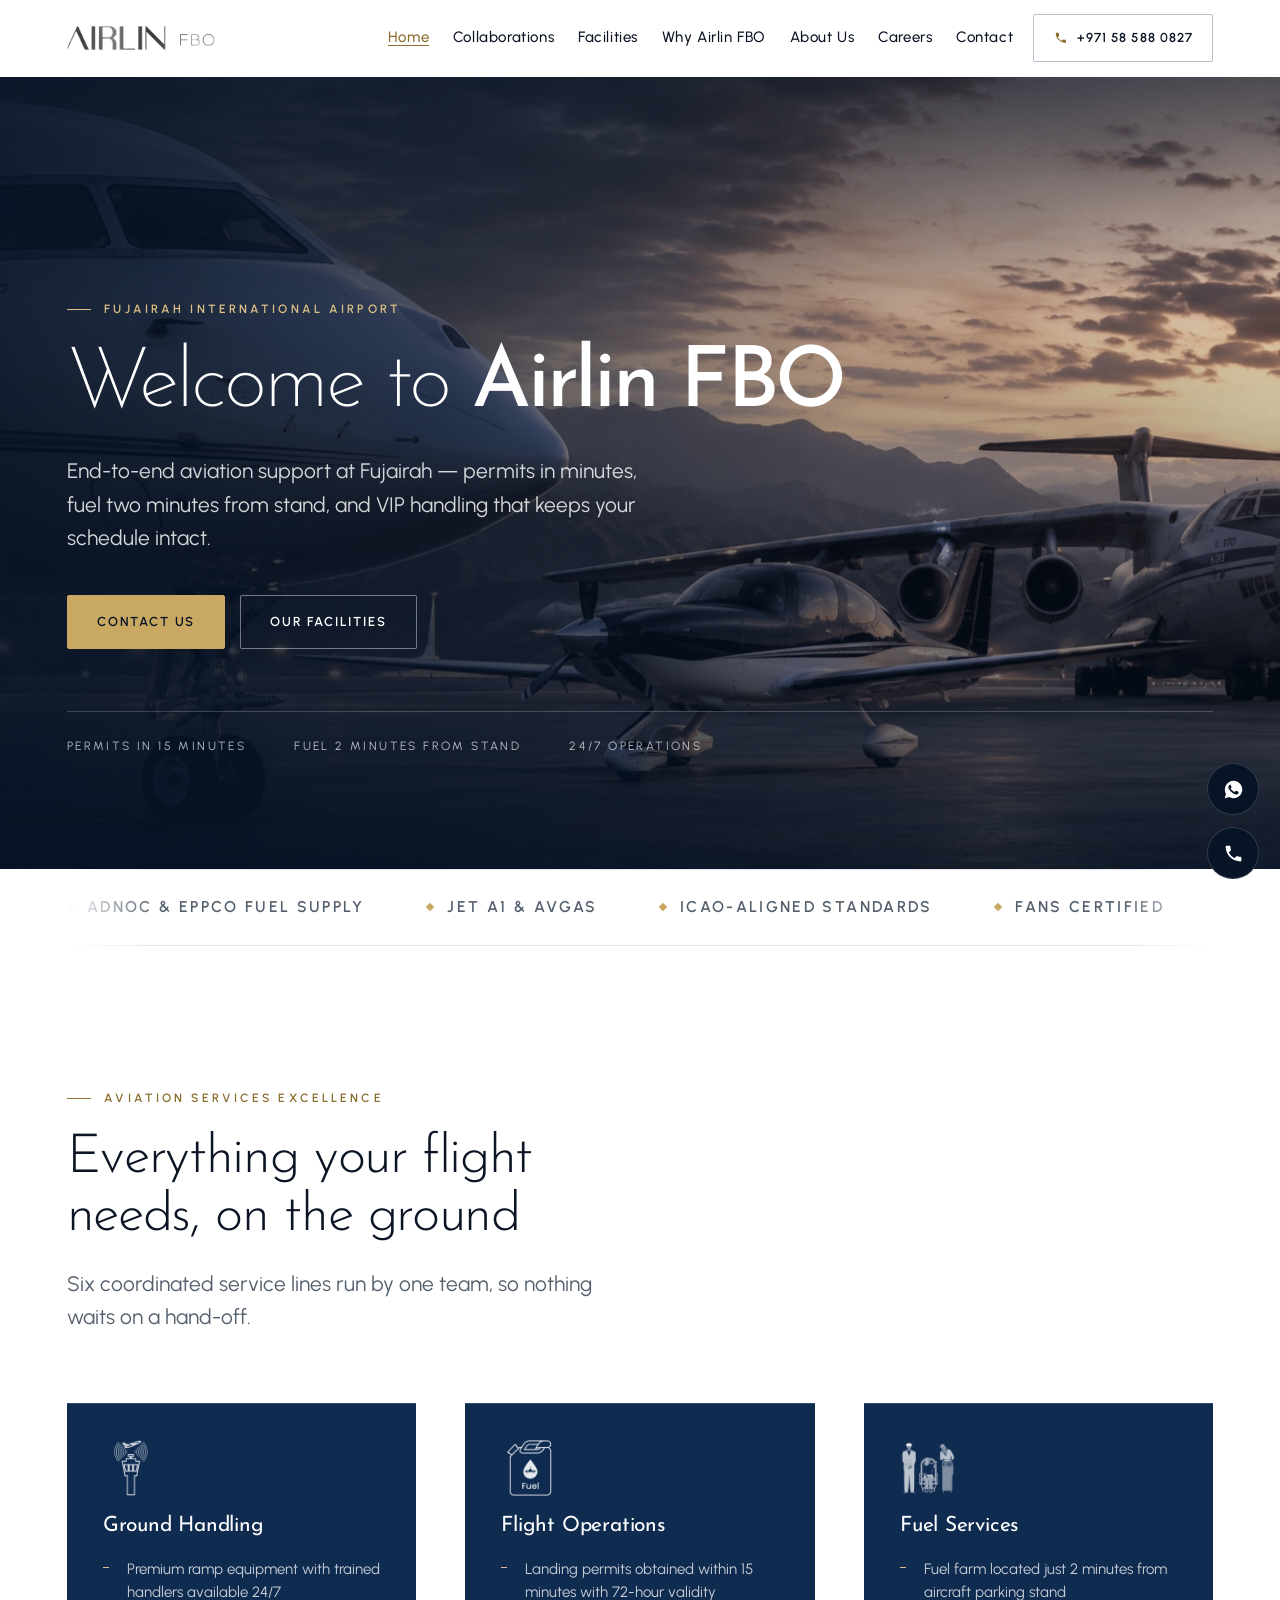
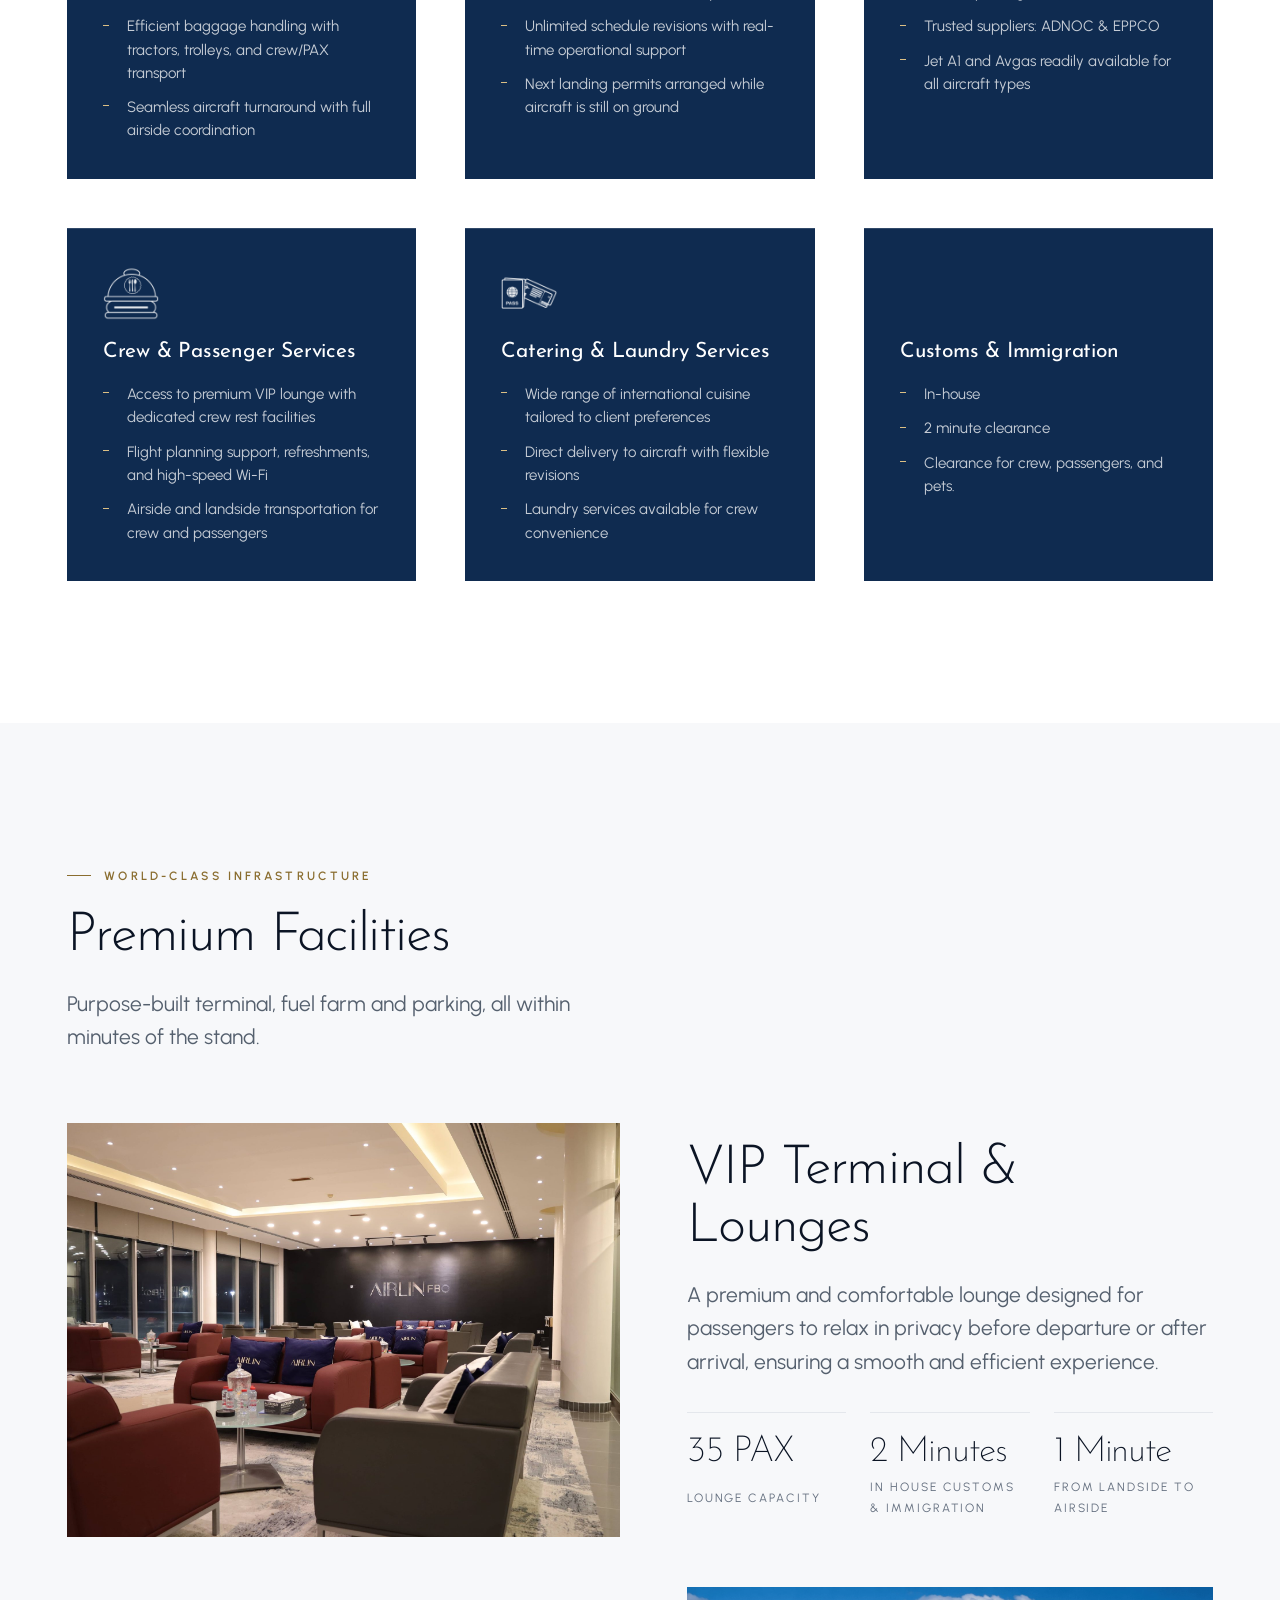
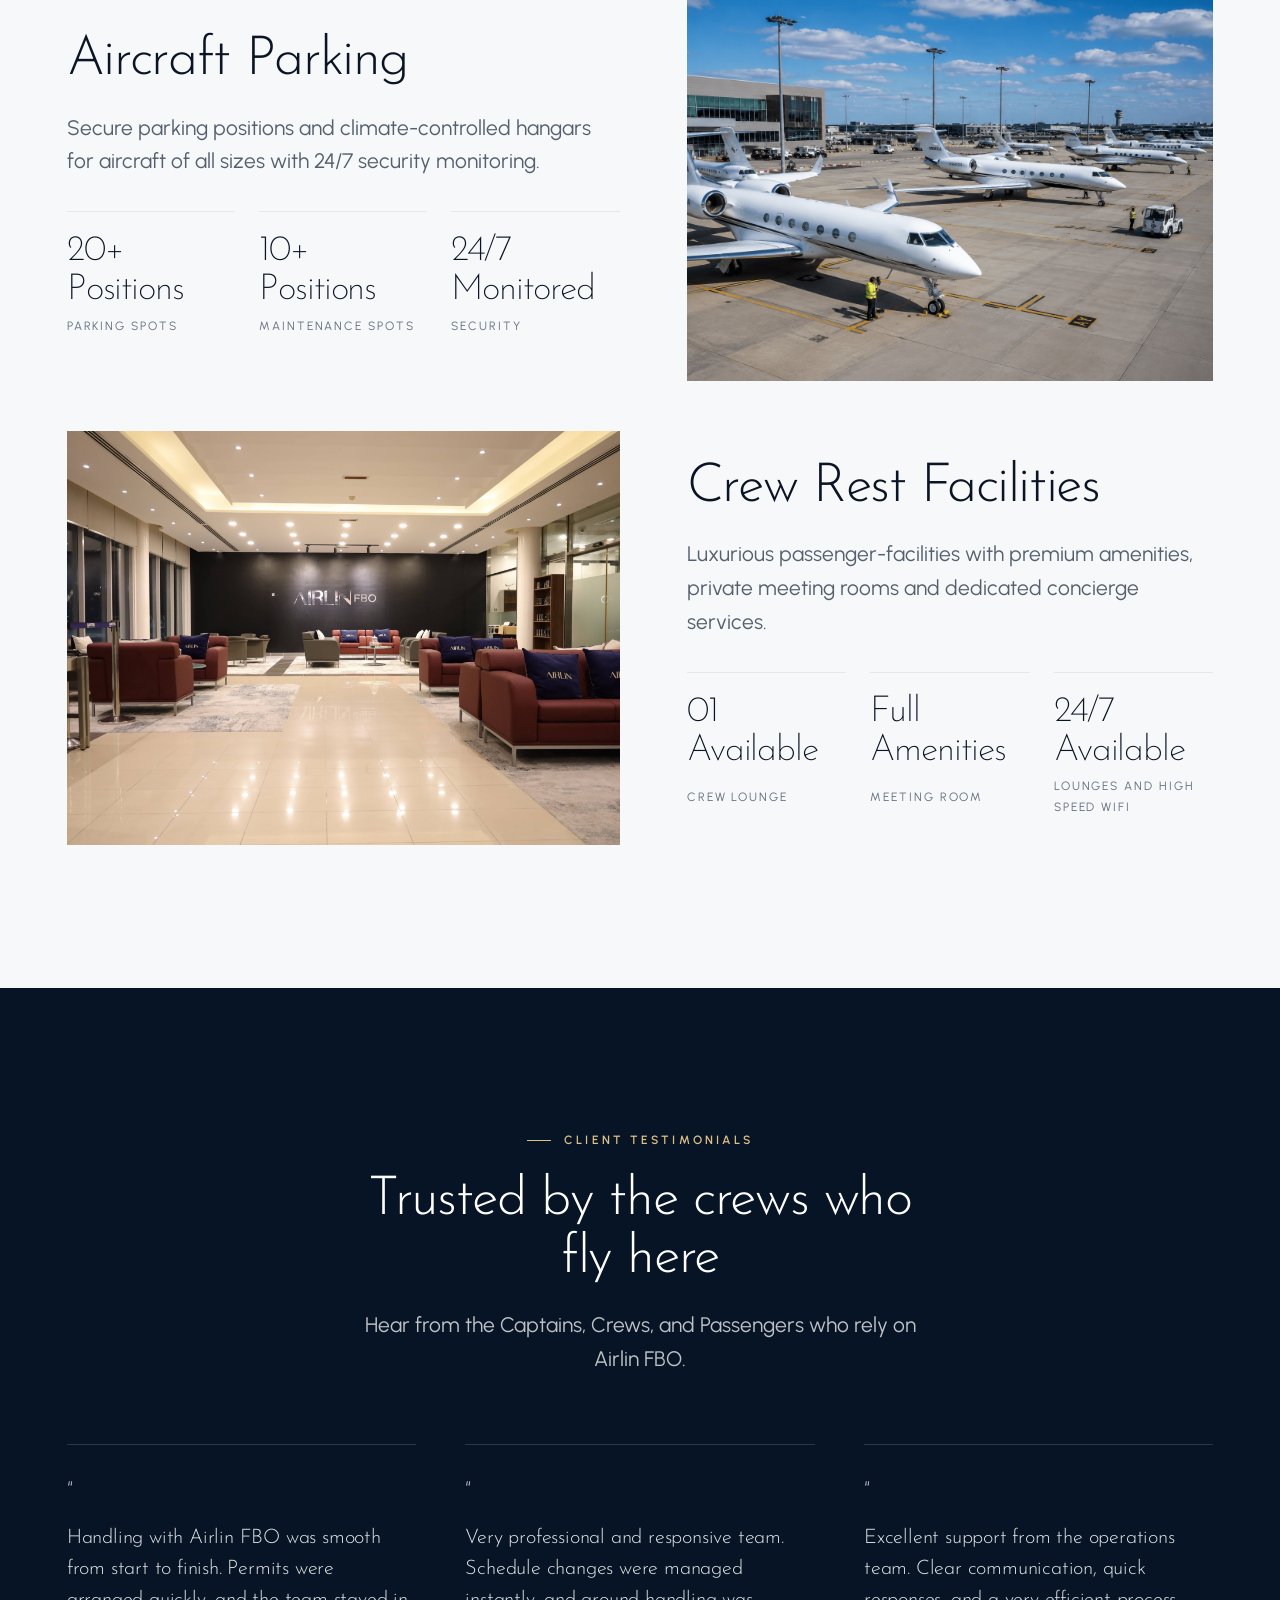
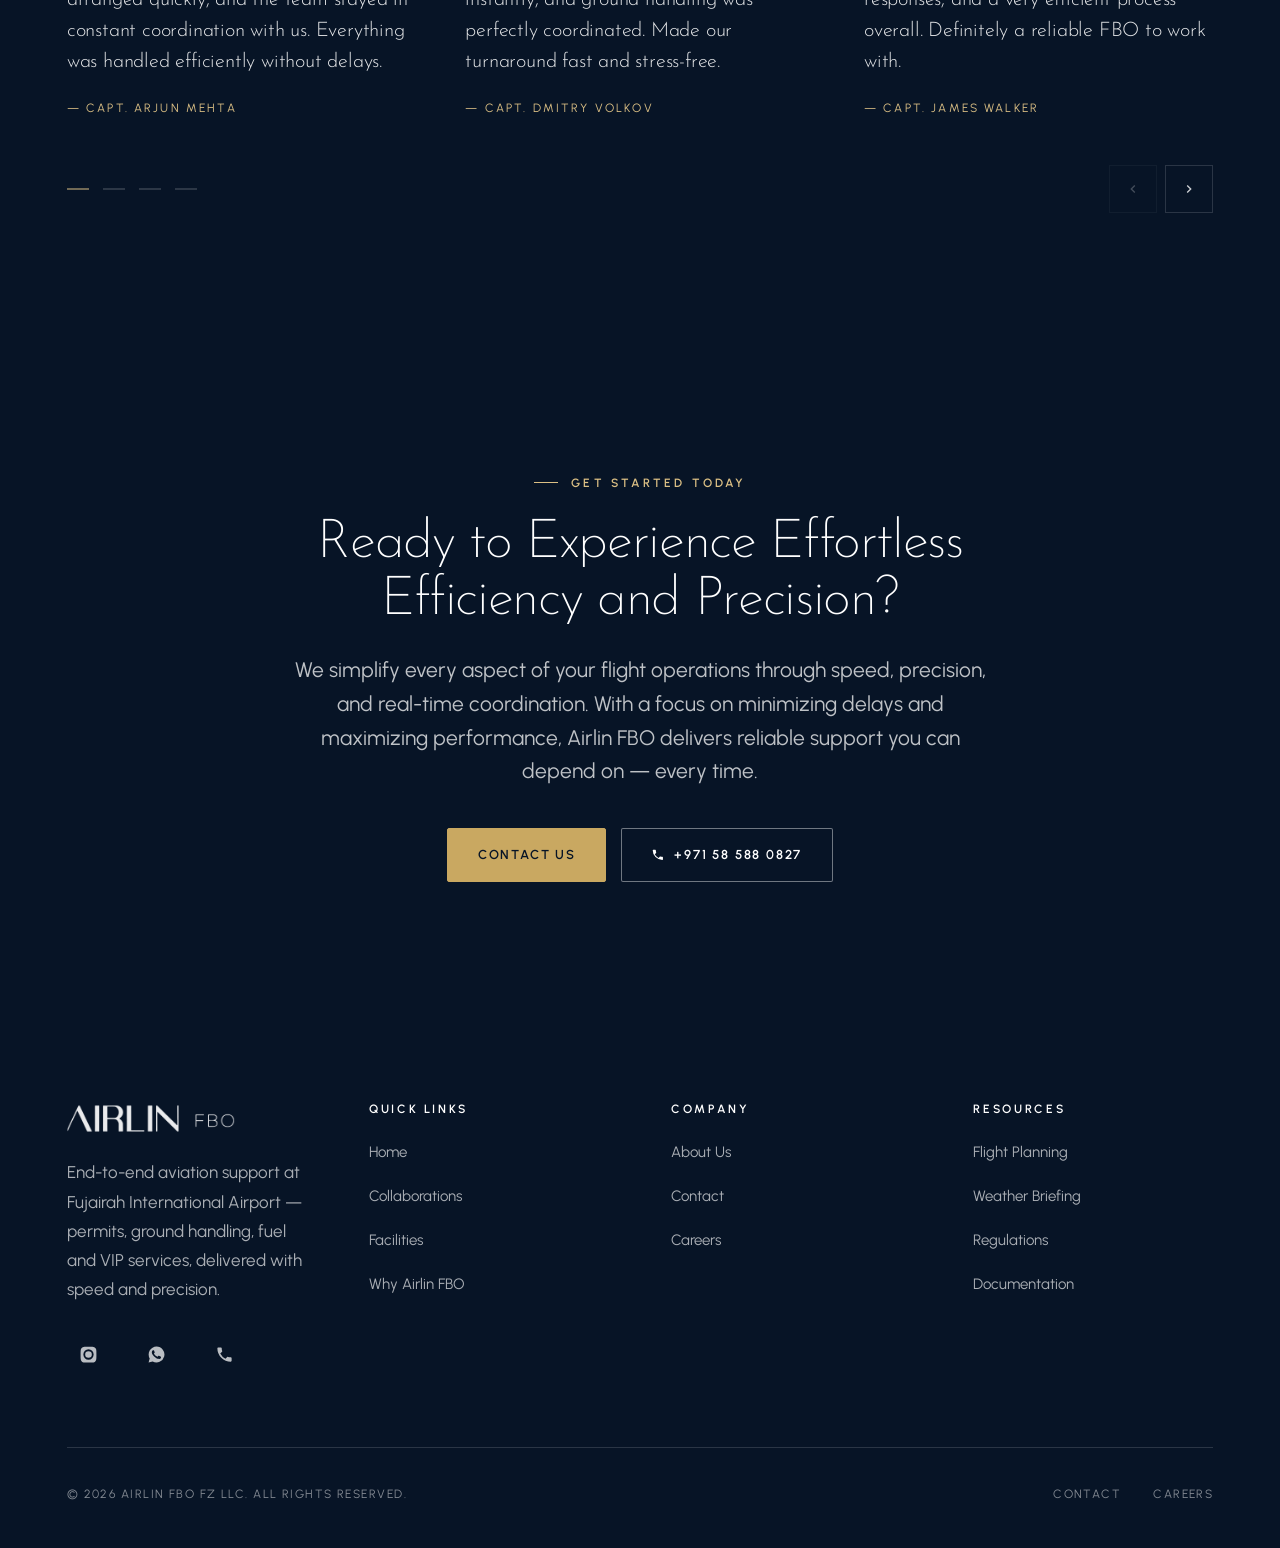
<file: index.html>
<!doctype html>
<html lang="en">
<head>
<meta charset="utf-8">
<meta name="viewport" content="width=device-width, initial-scale=1">
<title>Airlin FBO — Executive Aviation Support at Fujairah</title>
<meta name="description" content="Ground handling, flight operations, fuel and VIP crew and passenger services at Fujairah International Airport. Permits in 15 minutes, 24/7 support.">
<link rel="icon" href="assets/img/fbo-relogo2.png?v=242180">
<link rel="preconnect" href="https://fonts.googleapis.com">
<link rel="preconnect" href="https://fonts.gstatic.com" crossorigin>
<link rel="stylesheet" href="https://fonts.googleapis.com/css2?family=Josefin+Sans:wght@200;300;400;600&family=Urbanist:wght@300;400;500;600&display=swap">
<link rel="stylesheet" href="assets/css/site.css?v=269971">
</head>
<body>
<a class="skip-link" href="#main">Skip to content</a>
<header class="site-header">
  <div class="wrap site-header__inner">
    <a class="site-header__logo" href="index.html" aria-label="Airlin FBO — home">
      <img src="assets/img/fbo-relogo2.png?v=242180" alt="Airlin FBO" width="150" height="28">
    </a>
    <nav class="nav" id="primary-nav" aria-label="Primary">
      <a href="index.html" aria-current="page">Home</a>
      <a href="collaborations.html">Collaborations</a>
      <a href="facilities.html">Facilities</a>
      <a href="why-airlin-fbo.html">Why Airlin FBO</a>
      <a href="about.html">About Us</a>
      <a href="careers.html">Careers</a>
      <a href="contact.html">Contact</a>
    </nav>
    <div class="header-cta">
      <a class="btn btn--call" href="tel:+971585880827"><svg viewBox="0 0 24 24" aria-hidden="true" focusable="false"><path d="M6.6 10.8a15.1 15.1 0 0 0 6.6 6.6l2.2-2.2c.3-.3.7-.4 1-.2 1.2.4 2.4.6 3.6.6.6 0 1 .4 1 1V20c0 .6-.4 1-1 1A17 17 0 0 1 3 4c0-.6.4-1 1-1h3.5c.6 0 1 .4 1 1 0 1.3.2 2.5.6 3.6.1.3 0 .7-.2 1l-2.3 2.2z"/></svg><span class="btn__label">+971 58 588 0827</span></a>
    </div>
    <button class="nav-toggle" type="button" aria-expanded="false"
            aria-controls="primary-nav" aria-label="Open menu"><svg viewBox="0 0 24 24" aria-hidden="true" focusable="false"><path d="M3 6h18v2H3V6zm0 5h18v2H3v-2zm0 5h18v2H3v-2z"/></svg></button>
  </div>
</header>
<main id="main">
<section class="hero">
  <div class="hero__media" data-hero-slideshow>
    <img class="is-active" src="assets/img/hero.jpg?v=242267" alt="" width="1717" height="916" fetchpriority="high">
    <img src="assets/img/Aircraft-Parking-Facilities.jpg?v=242267" alt="" width="1536" height="1024" loading="lazy">
    <img src="assets/img/VIP-Terminal-Lounge.jpg?v=242267" alt="" width="1536" height="1024" loading="lazy">
  </div>
  <div class="wrap">
    <span class="kicker">Fujairah International Airport</span>
    <h1>Welcome to <span class="accent">Airlin FBO</span></h1>
    <p>End-to-end aviation support at Fujairah &mdash; permits in minutes, fuel two minutes
       from stand, and VIP handling that keeps your schedule intact.</p>
    <div class="hero__actions">
      <a class="btn btn--onnavy" href="contact.html">Contact us</a>
      <a class="btn btn--outline-light" href="facilities.html">Our facilities</a>
    </div>
    <div class="hero__meta">
      <span>Permits in 15 minutes</span>
      <span>Fuel 2 minutes from stand</span>
      <span>24/7 operations</span>
    </div>
  </div>
</section>

<div class="wrap"><div class="marquee">
  <ul class="marquee__track" aria-label="Accreditations and capabilities"><li class="marquee__item">ADNOC &amp; EPPCO fuel supply</li><li class="marquee__item">Jet A1 &amp; Avgas</li><li class="marquee__item">ICAO-aligned standards</li><li class="marquee__item">FANS certified</li><li class="marquee__item">CPDLC &amp; ADS-C capable</li><li class="marquee__item">Permits in 15 minutes</li><li class="marquee__item">In-house customs &amp; immigration</li><li class="marquee__item">24/7 operations</li><li class="marquee__item" aria-hidden="true">ADNOC &amp; EPPCO fuel supply</li><li class="marquee__item" aria-hidden="true">Jet A1 &amp; Avgas</li><li class="marquee__item" aria-hidden="true">ICAO-aligned standards</li><li class="marquee__item" aria-hidden="true">FANS certified</li><li class="marquee__item" aria-hidden="true">CPDLC &amp; ADS-C capable</li><li class="marquee__item" aria-hidden="true">Permits in 15 minutes</li><li class="marquee__item" aria-hidden="true">In-house customs &amp; immigration</li><li class="marquee__item" aria-hidden="true">24/7 operations</li></ul>
</div></div>

<section class="section">
  <div class="wrap">
    <div class="section-head js-reveal"><span class="kicker">Aviation Services Excellence</span><h2 class="section-title">Everything your flight needs, on the ground</h2><p>Six coordinated service lines run by one team, so nothing waits on a hand-off.</p></div>
    <div class="grid grid--3"><article class="card js-reveal"><div class="card__icon"><img src="assets/img/Aviation-Icons-14.png?v=257223" alt="" width="56" height="56" loading="lazy"></div><h3>Ground Handling</h3><ul class="checklist"><li>Premium ramp equipment with trained handlers available 24/7</li><li>Efficient baggage handling with tractors, trolleys, and crew/PAX transport</li><li>Seamless aircraft turnaround with full airside coordination</li></ul></article><article class="card js-reveal"><div class="card__icon"><img src="assets/img/Aviation-Icons-15.png?v=257223" alt="" width="56" height="56" loading="lazy"></div><h3>Flight Operations</h3><ul class="checklist"><li>Landing permits obtained within 15 minutes with 72-hour validity</li><li>Unlimited schedule revisions with real-time operational support</li><li>Next landing permits arranged while aircraft is still on ground</li></ul></article><article class="card js-reveal"><div class="card__icon"><img src="assets/img/Aviation-Icons-18.png?v=257223" alt="" width="56" height="56" loading="lazy"></div><h3>Fuel Services</h3><ul class="checklist"><li>Fuel farm located just 2 minutes from aircraft parking stand</li><li>Trusted suppliers: ADNOC &amp; EPPCO</li><li>Jet A1 and Avgas readily available for all aircraft types</li></ul></article><article class="card js-reveal"><div class="card__icon"><img src="assets/img/Aviation-Icons-17.png?v=257223" alt="" width="56" height="56" loading="lazy"></div><h3>Crew &amp; Passenger Services</h3><ul class="checklist"><li>Access to premium VIP lounge with dedicated crew rest facilities</li><li>Flight planning support, refreshments, and high-speed Wi-Fi</li><li>Airside and landside transportation for crew and passengers</li></ul></article><article class="card js-reveal"><div class="card__icon"><img src="assets/img/Aviation-Icons-16.png?v=257223" alt="" width="56" height="56" loading="lazy"></div><h3>Catering &amp; Laundry Services</h3><ul class="checklist"><li>Wide range of international cuisine tailored to client preferences</li><li>Direct delivery to aircraft with flexible revisions</li><li>Laundry services available for crew convenience</li></ul></article><article class="card js-reveal"><div class="card__icon" aria-hidden="true"></div><h3>Customs &amp; Immigration</h3><ul class="checklist"><li>In-house</li><li>2 minute clearance</li><li>Clearance for crew, passengers, and pets.</li></ul></article></div>
  </div>
</section>

<section class="section section--surface">
  <div class="wrap">
    <div class="section-head js-reveal"><span class="kicker">World-Class Infrastructure</span><h2 class="section-title">Premium Facilities</h2><p>Purpose-built terminal, fuel farm and parking, all within minutes of the stand.</p></div>
    <div class="grid" style="gap:clamp(3rem,2rem+4vw,5rem)">
      <div class="feature js-reveal">
  <div class="feature__media"><img src="assets/img/IMG_8725-scaled.jpg?v=242201" alt="Seating and the branded feature wall in the Airlin FBO lounge" width="880" height="660" loading="lazy"></div>
  <div class="feature__body">
    <h2>VIP Terminal &amp; Lounges</h2>
    <p>A premium and comfortable lounge designed for passengers to relax in privacy before departure or after arrival, ensuring a smooth and efficient experience.</p>
    <div class="feature__stats"><div class="stat"><span class="stat__value">35 PAX</span><span class="stat__label">Lounge capacity</span></div><div class="stat"><span class="stat__value">2 Minutes</span><span class="stat__label">In House Customs &amp; Immigration</span></div><div class="stat"><span class="stat__value">1 Minute</span><span class="stat__label">From Landside to Airside</span></div></div>
  </div>
</div>
      <div class="feature js-reveal feature--flip">
  <div class="feature__media"><img src="assets/img/Aircraft-Parking-Facilities.jpg?v=242267" alt="Business jets parked on the ramp with ground crew in attendance" width="880" height="660" loading="lazy"></div>
  <div class="feature__body">
    <h2>Aircraft Parking</h2>
    <p>Secure parking positions and climate-controlled hangars for aircraft of all sizes with 24/7 security monitoring.</p>
    <div class="feature__stats"><div class="stat"><span class="stat__value">20+ Positions</span><span class="stat__label">Parking Spots</span></div><div class="stat"><span class="stat__value">10+ Positions</span><span class="stat__label">Maintenance Spots</span></div><div class="stat"><span class="stat__value">24/7 Monitored</span><span class="stat__label">Security</span></div></div>
  </div>
</div>
      <div class="feature js-reveal">
  <div class="feature__media"><img src="assets/img/IMG_8721-scaled.jpg?v=242199" alt="The Airlin FBO terminal interior" width="880" height="660" loading="lazy"></div>
  <div class="feature__body">
    <h2>Crew Rest Facilities</h2>
    <p>Luxurious passenger-facilities with premium amenities, private meeting rooms and dedicated concierge services.</p>
    <div class="feature__stats"><div class="stat"><span class="stat__value">01 Available</span><span class="stat__label">Crew lounge</span></div><div class="stat"><span class="stat__value">Full Amenities</span><span class="stat__label">Meeting room</span></div><div class="stat"><span class="stat__value">24/7 Available</span><span class="stat__label">Lounges and High Speed WiFi</span></div></div>
  </div>
</div>
    </div>
  </div>
</section>

<section class="section section--dark">
  <div class="wrap">
    <div class="section-head section-head--center js-reveal"><span class="kicker">Client Testimonials</span><h2 class="section-title">Trusted by the crews who fly here</h2><p>Hear from the Captains, Crews, and Passengers who rely on Airlin FBO.</p></div>
    <div class="slider" data-slider>
      <div class="slider__track" tabindex="0" role="group"
           aria-roledescription="carousel" aria-label="Client testimonials"><figure class="quote js-reveal"><span class="quote__mark" aria-hidden="true">&ldquo;</span><blockquote><p>Handling with Airlin FBO was smooth from start to finish. Permits were arranged quickly, and the team stayed in constant coordination with us. Everything was handled efficiently without delays.</p></blockquote><figcaption class="quote__who">&mdash; Capt. Arjun Mehta</figcaption></figure><figure class="quote js-reveal"><span class="quote__mark" aria-hidden="true">&ldquo;</span><blockquote><p>Very professional and responsive team. Schedule changes were managed instantly, and ground handling was perfectly coordinated. Made our turnaround fast and stress-free.</p></blockquote><figcaption class="quote__who">&mdash; Capt. Dmitry Volkov</figcaption></figure><figure class="quote js-reveal"><span class="quote__mark" aria-hidden="true">&ldquo;</span><blockquote><p>Excellent support from the operations team. Clear communication, quick responses, and a very efficient process overall. Definitely a reliable FBO to work with.</p></blockquote><figcaption class="quote__who">&mdash; Capt. James Walker</figcaption></figure><figure class="quote js-reveal"><span class="quote__mark" aria-hidden="true">&ldquo;</span><blockquote><p>The experience was seamless. From arrival to departure, everything was well organized. The staff was polite, helpful, and made the entire process very comfortable.</p></blockquote><figcaption class="quote__who">&mdash; Anastasia Ivanova</figcaption></figure><figure class="quote js-reveal"><span class="quote__mark" aria-hidden="true">&ldquo;</span><blockquote><p>Really impressed with how smooth everything was. No waiting, quick coordination, and a very professional team. The service felt premium and efficient.</p></blockquote><figcaption class="quote__who">&mdash; Luca Moretti</figcaption></figure><figure class="quote js-reveal"><span class="quote__mark" aria-hidden="true">&ldquo;</span><blockquote><p>Great experience overall. The staff was friendly, attentive, and ensured everything was handled quickly. It made the journey much more convenient and stress-free.</p></blockquote><figcaption class="quote__who">&mdash; Oliver Bennett</figcaption></figure></div>
    </div>
  </div>
</section>

<section class="cta">
  <div class="wrap js-reveal">
    <span class="kicker">Get started today</span>
    <h2>Ready to Experience Effortless Efficiency and Precision?</h2>
    <p>We simplify every aspect of your flight operations through speed, precision, and
       real-time coordination. With a focus on minimizing delays and maximizing performance,
       Airlin FBO delivers reliable support you can depend on &mdash; every time.</p>
    <div class="cta__actions">
      <a class="btn btn--onnavy" href="contact.html">Contact us</a>
      <a class="btn btn--outline-light" href="tel:+971585880827"><svg viewBox="0 0 24 24" aria-hidden="true" focusable="false"><path d="M6.6 10.8a15.1 15.1 0 0 0 6.6 6.6l2.2-2.2c.3-.3.7-.4 1-.2 1.2.4 2.4.6 3.6.6.6 0 1 .4 1 1V20c0 .6-.4 1-1 1A17 17 0 0 1 3 4c0-.6.4-1 1-1h3.5c.6 0 1 .4 1 1 0 1.3.2 2.5.6 3.6.1.3 0 .7-.2 1l-2.3 2.2z"/></svg>+971 58 588 0827</a>
    </div>
  </div>
</section>
</main>
<footer class="site-footer">
  <div class="wrap">
    <div class="footer-grid">
      <div class="footer-brand">
        <img src="assets/img/fbo-relogo2.png?v=242180" alt="Airlin FBO" width="160" height="30">
        <p>End-to-end aviation support at Fujairah International Airport — permits, ground
           handling, fuel and VIP services, delivered with speed and precision.</p>
        <div class="socials">
          <a href="https://www.instagram.com/airlinfbo/" aria-label="Airlin FBO on Instagram"><svg viewBox="0 0 24 24" aria-hidden="true" focusable="false"><path d="M12 2.2c3.2 0 3.6 0 4.9.1 1.2.1 1.8.2 2.2.4.6.2 1 .5 1.4 1 .5.4.8.8 1 1.4.2.4.3 1 .4 2.2.1 1.3.1 1.7.1 4.9s0 3.6-.1 4.9c-.1 1.2-.2 1.8-.4 2.2-.2.6-.5 1-1 1.4-.4.5-.8.8-1.4 1-.4.2-1 .3-2.2.4-1.3.1-1.7.1-4.9.1s-3.6 0-4.9-.1c-1.2-.1-1.8-.2-2.2-.4-.6-.2-1-.5-1.4-1-.5-.4-.8-.8-1-1.4-.2-.4-.3-1-.4-2.2-.1-1.3-.1-1.7-.1-4.9s0-3.6.1-4.9c.1-1.2.2-1.8.4-2.2.2-.6.5-1 1-1.4.4-.5.8-.8 1.4-1 .4-.2 1-.3 2.2-.4 1.3-.1 1.7-.1 4.9-.1zm0 3.3a6.5 6.5 0 1 0 0 13 6.5 6.5 0 0 0 0-13zm0 10.7a4.2 4.2 0 1 1 0-8.4 4.2 4.2 0 0 1 0 8.4zm6.8-11a1.5 1.5 0 1 1-3 0 1.5 1.5 0 0 1 3 0z"/></svg></a>
          <a href="https://wa.me/971585880827" aria-label="Airlin FBO on WhatsApp"><svg viewBox="0 0 24 24" aria-hidden="true" focusable="false"><path d="M12 2a10 10 0 0 0-8.6 15L2 22l5.1-1.3A10 10 0 1 0 12 2zm5.8 14.2c-.2.7-1.4 1.3-2 1.4-.5.1-1.1.1-1.8-.1-.4-.1-1-.3-1.7-.6-3-1.3-4.9-4.3-5-4.5-.2-.2-1.2-1.6-1.2-3s.7-2.1 1-2.4c.2-.3.5-.4.7-.4h.5c.2 0 .4 0 .6.5l.8 2c.1.2.1.4 0 .5l-.3.5-.4.4c-.1.1-.3.3-.1.6.2.3.8 1.3 1.7 2.1 1.2 1 2.1 1.4 2.4 1.5.3.1.5.1.6-.1l.9-1c.2-.2.3-.2.6-.1l2 .9c.3.1.5.2.5.4v1z"/></svg></a>
          <a href="tel:+971585880827" aria-label="Call Airlin FBO"><svg viewBox="0 0 24 24" aria-hidden="true" focusable="false"><path d="M6.6 10.8a15.1 15.1 0 0 0 6.6 6.6l2.2-2.2c.3-.3.7-.4 1-.2 1.2.4 2.4.6 3.6.6.6 0 1 .4 1 1V20c0 .6-.4 1-1 1A17 17 0 0 1 3 4c0-.6.4-1 1-1h3.5c.6 0 1 .4 1 1 0 1.3.2 2.5.6 3.6.1.3 0 .7-.2 1l-2.3 2.2z"/></svg></a>
        </div>
      </div>
      <div><h2>Quick Links</h2><ul class="footer-links"><li><a href="index.html">Home</a></li><li><a href="collaborations.html">Collaborations</a></li><li><a href="facilities.html">Facilities</a></li><li><a href="why-airlin-fbo.html">Why Airlin FBO</a></li></ul></div>
      <div><h2>Company</h2><ul class="footer-links"><li><a href="about.html">About Us</a></li><li><a href="contact.html">Contact</a></li><li><a href="careers.html">Careers</a></li></ul></div>
      <div><h2>Resources</h2><ul class="footer-links"><li><a href="tel:+971585880827">Flight Planning</a></li><li><a href="tel:+971585880827">Weather Briefing</a></li><li><a href="tel:+971585880827">Regulations</a></li><li><a href="tel:+971585880827">Documentation</a></li></ul></div>
    </div>
    <div class="footer-bottom">
      <p>&copy; 2026 Airlin FBO FZ LLC. All rights reserved.</p>
      <nav aria-label="Footer">
        <a href="contact.html">Contact</a>
        <a href="careers.html">Careers</a>
      </nav>
    </div>
  </div>
</footer>
<div class="fab-stack">
  <a class="fab" href="https://wa.me/971585880827" aria-label="Message Airlin FBO on WhatsApp"><svg viewBox="0 0 24 24" aria-hidden="true" focusable="false"><path d="M12 2a10 10 0 0 0-8.6 15L2 22l5.1-1.3A10 10 0 1 0 12 2zm5.8 14.2c-.2.7-1.4 1.3-2 1.4-.5.1-1.1.1-1.8-.1-.4-.1-1-.3-1.7-.6-3-1.3-4.9-4.3-5-4.5-.2-.2-1.2-1.6-1.2-3s.7-2.1 1-2.4c.2-.3.5-.4.7-.4h.5c.2 0 .4 0 .6.5l.8 2c.1.2.1.4 0 .5l-.3.5-.4.4c-.1.1-.3.3-.1.6.2.3.8 1.3 1.7 2.1 1.2 1 2.1 1.4 2.4 1.5.3.1.5.1.6-.1l.9-1c.2-.2.3-.2.6-.1l2 .9c.3.1.5.2.5.4v1z"/></svg></a>
  <a class="fab" href="tel:+971585880827" aria-label="Call Airlin FBO"><svg viewBox="0 0 24 24" aria-hidden="true" focusable="false"><path d="M6.6 10.8a15.1 15.1 0 0 0 6.6 6.6l2.2-2.2c.3-.3.7-.4 1-.2 1.2.4 2.4.6 3.6.6.6 0 1 .4 1 1V20c0 .6-.4 1-1 1A17 17 0 0 1 3 4c0-.6.4-1 1-1h3.5c.6 0 1 .4 1 1 0 1.3.2 2.5.6 3.6.1.3 0 .7-.2 1l-2.3 2.2z"/></svg></a>
</div>
<script src="assets/js/site.js?v=258733" defer></script>
</body>
</html>
</file>
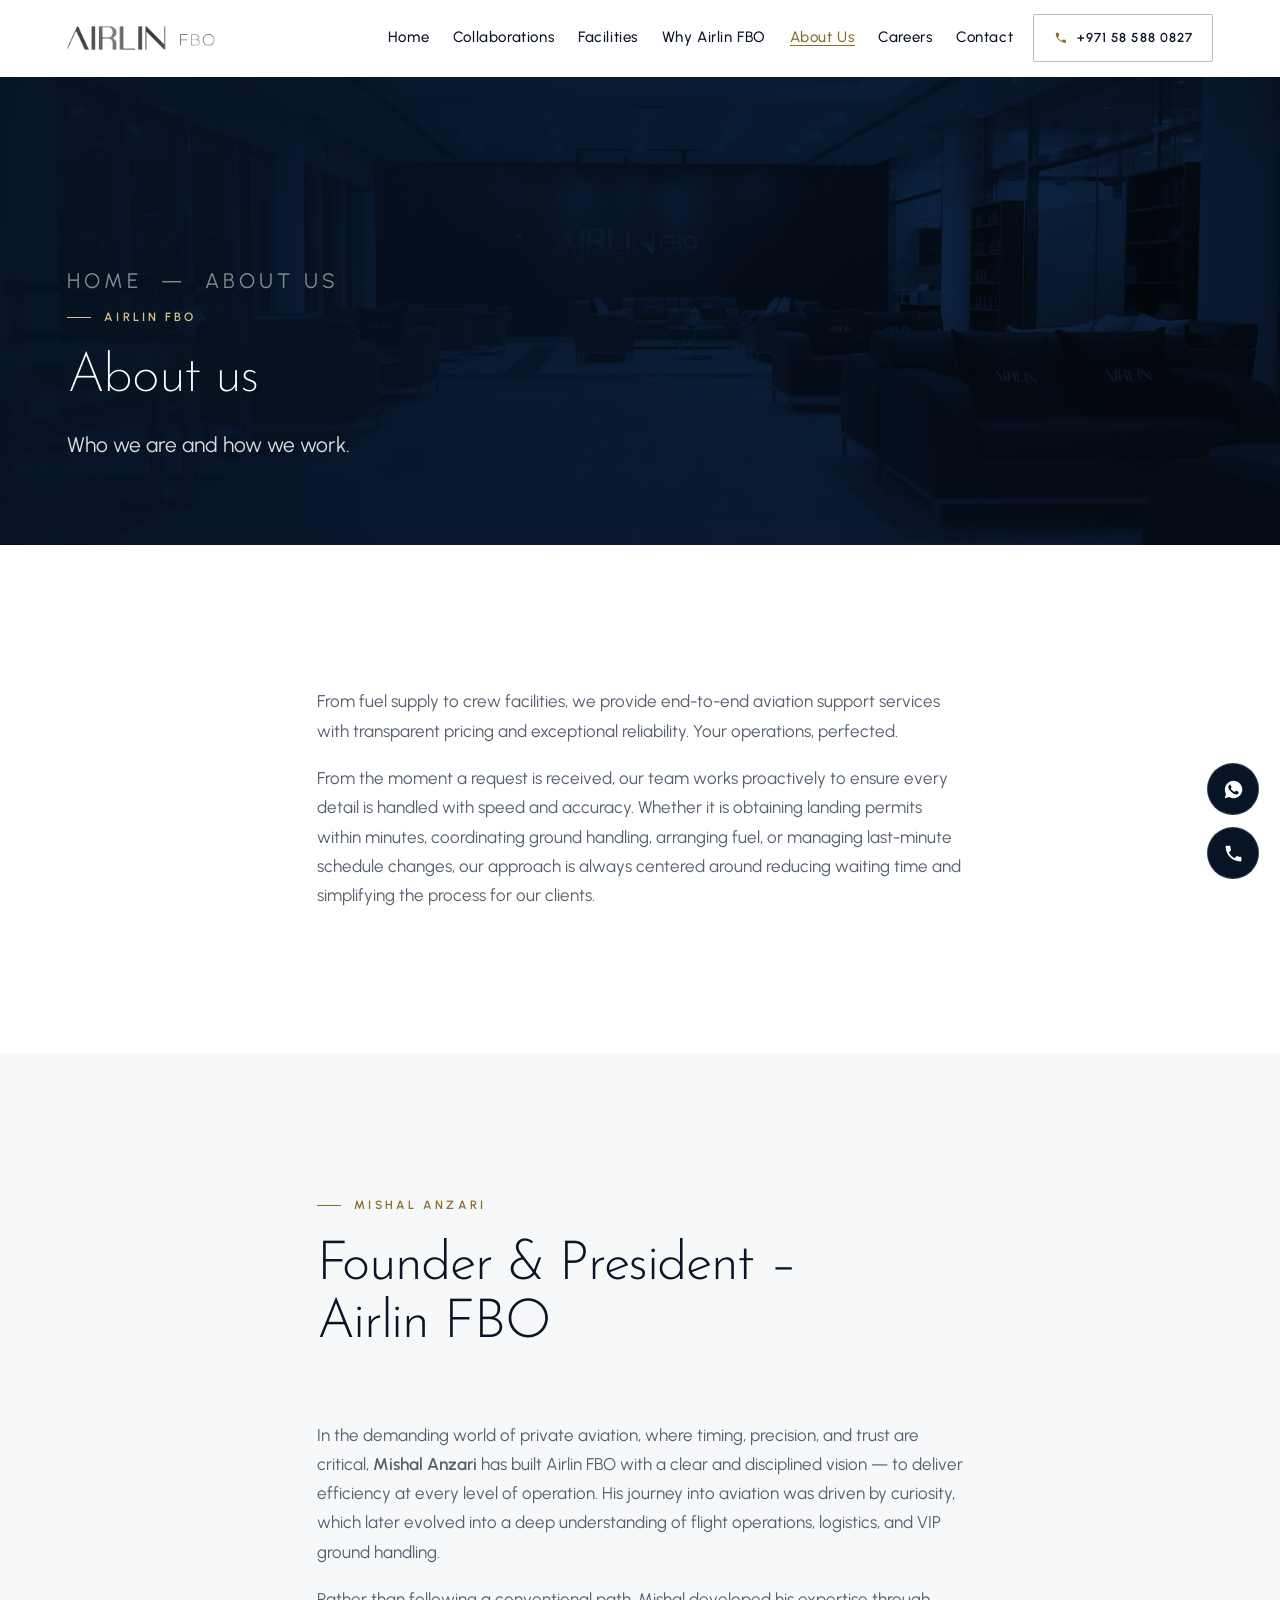
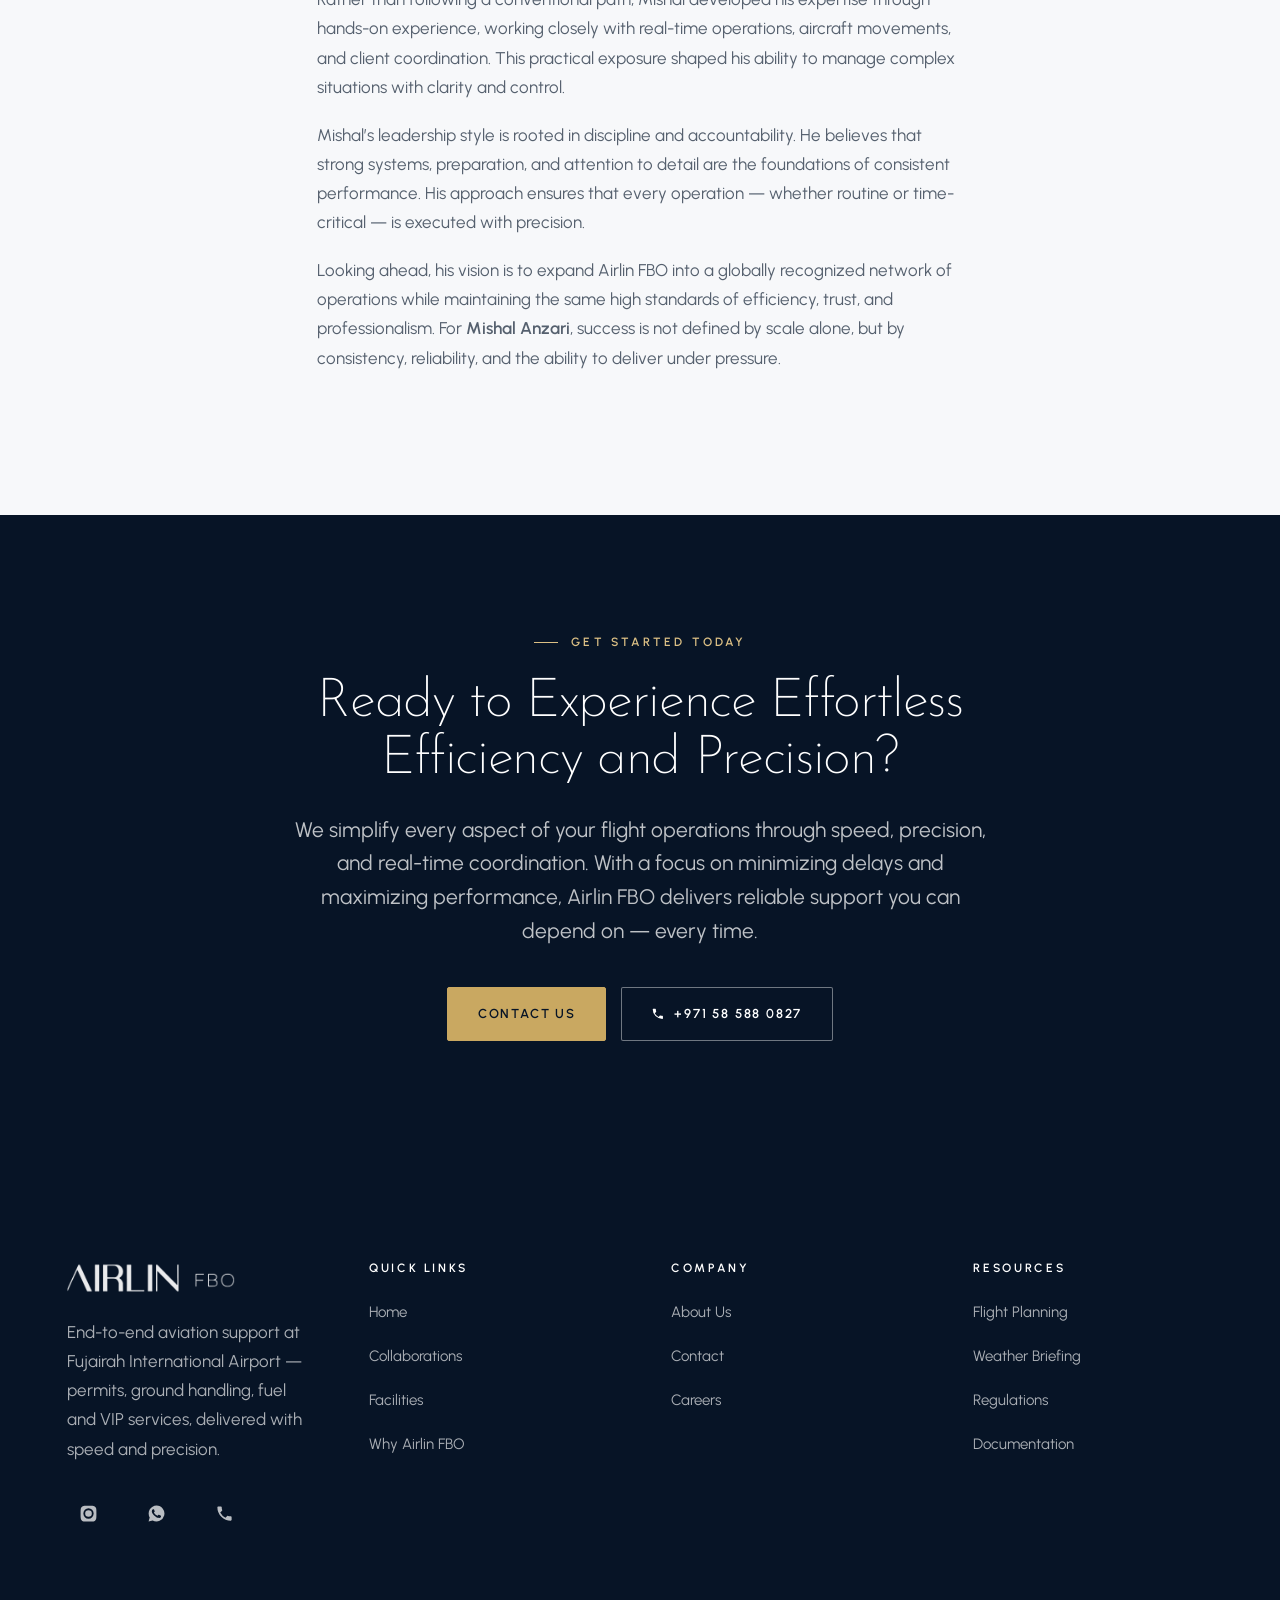
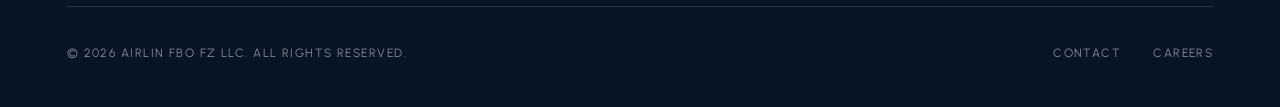
<file: about.html>
<!doctype html>
<html lang="en">
<head>
<meta charset="utf-8">
<meta name="viewport" content="width=device-width, initial-scale=1">
<title>About Us — Airlin FBO</title>
<meta name="description" content="Airlin FBO delivers end-to-end aviation support with transparent pricing and exceptional reliability at Fujairah International Airport.">
<link rel="icon" href="assets/img/fbo-relogo2.png?v=242180">
<link rel="preconnect" href="https://fonts.googleapis.com">
<link rel="preconnect" href="https://fonts.gstatic.com" crossorigin>
<link rel="stylesheet" href="https://fonts.googleapis.com/css2?family=Josefin+Sans:wght@200;300;400;600&family=Urbanist:wght@300;400;500;600&display=swap">
<link rel="stylesheet" href="assets/css/site.css?v=269971">
</head>
<body>
<a class="skip-link" href="#main">Skip to content</a>
<header class="site-header">
  <div class="wrap site-header__inner">
    <a class="site-header__logo" href="index.html" aria-label="Airlin FBO — home">
      <img src="assets/img/fbo-relogo2.png?v=242180" alt="Airlin FBO" width="150" height="28">
    </a>
    <nav class="nav" id="primary-nav" aria-label="Primary">
      <a href="index.html">Home</a>
      <a href="collaborations.html">Collaborations</a>
      <a href="facilities.html">Facilities</a>
      <a href="why-airlin-fbo.html">Why Airlin FBO</a>
      <a href="about.html" aria-current="page">About Us</a>
      <a href="careers.html">Careers</a>
      <a href="contact.html">Contact</a>
    </nav>
    <div class="header-cta">
      <a class="btn btn--call" href="tel:+971585880827"><svg viewBox="0 0 24 24" aria-hidden="true" focusable="false"><path d="M6.6 10.8a15.1 15.1 0 0 0 6.6 6.6l2.2-2.2c.3-.3.7-.4 1-.2 1.2.4 2.4.6 3.6.6.6 0 1 .4 1 1V20c0 .6-.4 1-1 1A17 17 0 0 1 3 4c0-.6.4-1 1-1h3.5c.6 0 1 .4 1 1 0 1.3.2 2.5.6 3.6.1.3 0 .7-.2 1l-2.3 2.2z"/></svg><span class="btn__label">+971 58 588 0827</span></a>
    </div>
    <button class="nav-toggle" type="button" aria-expanded="false"
            aria-controls="primary-nav" aria-label="Open menu"><svg viewBox="0 0 24 24" aria-hidden="true" focusable="false"><path d="M3 6h18v2H3V6zm0 5h18v2H3v-2zm0 5h18v2H3v-2z"/></svg></button>
  </div>
</header>
<main id="main">
<section class="page-hero">
  <div class="page-hero__media">
    <img src="assets/img/IMG_8721-scaled.jpg?v=242199" alt="" width="1536" height="1024" fetchpriority="high">
  </div>
  <div class="wrap">
    <p class="breadcrumb"><a href="index.html">Home</a> &nbsp;&mdash;&nbsp; About us</p>
    <span class="kicker">Airlin FBO</span>
    <h1>About us</h1>
    <p>Who we are and how we work.</p>
  </div>
</section>

<section class="section">
  <div class="wrap" style="max-width:74ch">
    <div class="grid" style="gap:1.15rem"><p>From fuel supply to crew facilities, we provide end-to-end aviation support services with transparent pricing and exceptional reliability. Your operations, perfected.</p><p>From the moment a request is received, our team works proactively to ensure every detail is handled with speed and accuracy. Whether it is obtaining landing permits within minutes, coordinating ground handling, arranging fuel, or managing last-minute schedule changes, our approach is always centered around reducing waiting time and simplifying the process for our clients.</p></div>
  </div>
</section>

<section class="section section--surface">
  <div class="wrap" style="max-width:74ch">
    <div class="section-head">
      <span class="kicker"><strong class="name">Mishal Anzari</strong></span>
      <h2 class="section-title">Founder &amp; President &ndash; Airlin FBO</h2>
    </div>
    <div class="grid" style="gap:1.15rem"><p>In the demanding world of private aviation, where timing, precision, and trust are critical, <strong class="name">Mishal Anzari</strong> has built Airlin FBO with a clear and disciplined vision — to deliver efficiency at every level of operation. His journey into aviation was driven by curiosity, which later evolved into a deep understanding of flight operations, logistics, and VIP ground handling.</p><p>Rather than following a conventional path, Mishal developed his expertise through hands-on experience, working closely with real-time operations, aircraft movements, and client coordination. This practical exposure shaped his ability to manage complex situations with clarity and control.</p><p>Mishal’s leadership style is rooted in discipline and accountability. He believes that strong systems, preparation, and attention to detail are the foundations of consistent performance. His approach ensures that every operation — whether routine or time-critical — is executed with precision.</p><p>Looking ahead, his vision is to expand Airlin FBO into a globally recognized network of operations while maintaining the same high standards of efficiency, trust, and professionalism. For <strong class="name">Mishal Anzari</strong>, success is not defined by scale alone, but by consistency, reliability, and the ability to deliver under pressure.</p></div>
  </div>
</section>

<section class="cta">
  <div class="wrap js-reveal">
    <span class="kicker">Get started today</span>
    <h2>Ready to Experience Effortless Efficiency and Precision?</h2>
    <p>We simplify every aspect of your flight operations through speed, precision, and
       real-time coordination. With a focus on minimizing delays and maximizing performance,
       Airlin FBO delivers reliable support you can depend on &mdash; every time.</p>
    <div class="cta__actions">
      <a class="btn btn--onnavy" href="contact.html">Contact us</a>
      <a class="btn btn--outline-light" href="tel:+971585880827"><svg viewBox="0 0 24 24" aria-hidden="true" focusable="false"><path d="M6.6 10.8a15.1 15.1 0 0 0 6.6 6.6l2.2-2.2c.3-.3.7-.4 1-.2 1.2.4 2.4.6 3.6.6.6 0 1 .4 1 1V20c0 .6-.4 1-1 1A17 17 0 0 1 3 4c0-.6.4-1 1-1h3.5c.6 0 1 .4 1 1 0 1.3.2 2.5.6 3.6.1.3 0 .7-.2 1l-2.3 2.2z"/></svg>+971 58 588 0827</a>
    </div>
  </div>
</section>
</main>
<footer class="site-footer">
  <div class="wrap">
    <div class="footer-grid">
      <div class="footer-brand">
        <img src="assets/img/fbo-relogo2.png?v=242180" alt="Airlin FBO" width="160" height="30">
        <p>End-to-end aviation support at Fujairah International Airport — permits, ground
           handling, fuel and VIP services, delivered with speed and precision.</p>
        <div class="socials">
          <a href="https://www.instagram.com/airlinfbo/" aria-label="Airlin FBO on Instagram"><svg viewBox="0 0 24 24" aria-hidden="true" focusable="false"><path d="M12 2.2c3.2 0 3.6 0 4.9.1 1.2.1 1.8.2 2.2.4.6.2 1 .5 1.4 1 .5.4.8.8 1 1.4.2.4.3 1 .4 2.2.1 1.3.1 1.7.1 4.9s0 3.6-.1 4.9c-.1 1.2-.2 1.8-.4 2.2-.2.6-.5 1-1 1.4-.4.5-.8.8-1.4 1-.4.2-1 .3-2.2.4-1.3.1-1.7.1-4.9.1s-3.6 0-4.9-.1c-1.2-.1-1.8-.2-2.2-.4-.6-.2-1-.5-1.4-1-.5-.4-.8-.8-1-1.4-.2-.4-.3-1-.4-2.2-.1-1.3-.1-1.7-.1-4.9s0-3.6.1-4.9c.1-1.2.2-1.8.4-2.2.2-.6.5-1 1-1.4.4-.5.8-.8 1.4-1 .4-.2 1-.3 2.2-.4 1.3-.1 1.7-.1 4.9-.1zm0 3.3a6.5 6.5 0 1 0 0 13 6.5 6.5 0 0 0 0-13zm0 10.7a4.2 4.2 0 1 1 0-8.4 4.2 4.2 0 0 1 0 8.4zm6.8-11a1.5 1.5 0 1 1-3 0 1.5 1.5 0 0 1 3 0z"/></svg></a>
          <a href="https://wa.me/971585880827" aria-label="Airlin FBO on WhatsApp"><svg viewBox="0 0 24 24" aria-hidden="true" focusable="false"><path d="M12 2a10 10 0 0 0-8.6 15L2 22l5.1-1.3A10 10 0 1 0 12 2zm5.8 14.2c-.2.7-1.4 1.3-2 1.4-.5.1-1.1.1-1.8-.1-.4-.1-1-.3-1.7-.6-3-1.3-4.9-4.3-5-4.5-.2-.2-1.2-1.6-1.2-3s.7-2.1 1-2.4c.2-.3.5-.4.7-.4h.5c.2 0 .4 0 .6.5l.8 2c.1.2.1.4 0 .5l-.3.5-.4.4c-.1.1-.3.3-.1.6.2.3.8 1.3 1.7 2.1 1.2 1 2.1 1.4 2.4 1.5.3.1.5.1.6-.1l.9-1c.2-.2.3-.2.6-.1l2 .9c.3.1.5.2.5.4v1z"/></svg></a>
          <a href="tel:+971585880827" aria-label="Call Airlin FBO"><svg viewBox="0 0 24 24" aria-hidden="true" focusable="false"><path d="M6.6 10.8a15.1 15.1 0 0 0 6.6 6.6l2.2-2.2c.3-.3.7-.4 1-.2 1.2.4 2.4.6 3.6.6.6 0 1 .4 1 1V20c0 .6-.4 1-1 1A17 17 0 0 1 3 4c0-.6.4-1 1-1h3.5c.6 0 1 .4 1 1 0 1.3.2 2.5.6 3.6.1.3 0 .7-.2 1l-2.3 2.2z"/></svg></a>
        </div>
      </div>
      <div><h2>Quick Links</h2><ul class="footer-links"><li><a href="index.html">Home</a></li><li><a href="collaborations.html">Collaborations</a></li><li><a href="facilities.html">Facilities</a></li><li><a href="why-airlin-fbo.html">Why Airlin FBO</a></li></ul></div>
      <div><h2>Company</h2><ul class="footer-links"><li><a href="about.html">About Us</a></li><li><a href="contact.html">Contact</a></li><li><a href="careers.html">Careers</a></li></ul></div>
      <div><h2>Resources</h2><ul class="footer-links"><li><a href="tel:+971585880827">Flight Planning</a></li><li><a href="tel:+971585880827">Weather Briefing</a></li><li><a href="tel:+971585880827">Regulations</a></li><li><a href="tel:+971585880827">Documentation</a></li></ul></div>
    </div>
    <div class="footer-bottom">
      <p>&copy; 2026 Airlin FBO FZ LLC. All rights reserved.</p>
      <nav aria-label="Footer">
        <a href="contact.html">Contact</a>
        <a href="careers.html">Careers</a>
      </nav>
    </div>
  </div>
</footer>
<div class="fab-stack">
  <a class="fab" href="https://wa.me/971585880827" aria-label="Message Airlin FBO on WhatsApp"><svg viewBox="0 0 24 24" aria-hidden="true" focusable="false"><path d="M12 2a10 10 0 0 0-8.6 15L2 22l5.1-1.3A10 10 0 1 0 12 2zm5.8 14.2c-.2.7-1.4 1.3-2 1.4-.5.1-1.1.1-1.8-.1-.4-.1-1-.3-1.7-.6-3-1.3-4.9-4.3-5-4.5-.2-.2-1.2-1.6-1.2-3s.7-2.1 1-2.4c.2-.3.5-.4.7-.4h.5c.2 0 .4 0 .6.5l.8 2c.1.2.1.4 0 .5l-.3.5-.4.4c-.1.1-.3.3-.1.6.2.3.8 1.3 1.7 2.1 1.2 1 2.1 1.4 2.4 1.5.3.1.5.1.6-.1l.9-1c.2-.2.3-.2.6-.1l2 .9c.3.1.5.2.5.4v1z"/></svg></a>
  <a class="fab" href="tel:+971585880827" aria-label="Call Airlin FBO"><svg viewBox="0 0 24 24" aria-hidden="true" focusable="false"><path d="M6.6 10.8a15.1 15.1 0 0 0 6.6 6.6l2.2-2.2c.3-.3.7-.4 1-.2 1.2.4 2.4.6 3.6.6.6 0 1 .4 1 1V20c0 .6-.4 1-1 1A17 17 0 0 1 3 4c0-.6.4-1 1-1h3.5c.6 0 1 .4 1 1 0 1.3.2 2.5.6 3.6.1.3 0 .7-.2 1l-2.3 2.2z"/></svg></a>
</div>
<script src="assets/js/site.js?v=258733" defer></script>
</body>
</html>
</file>
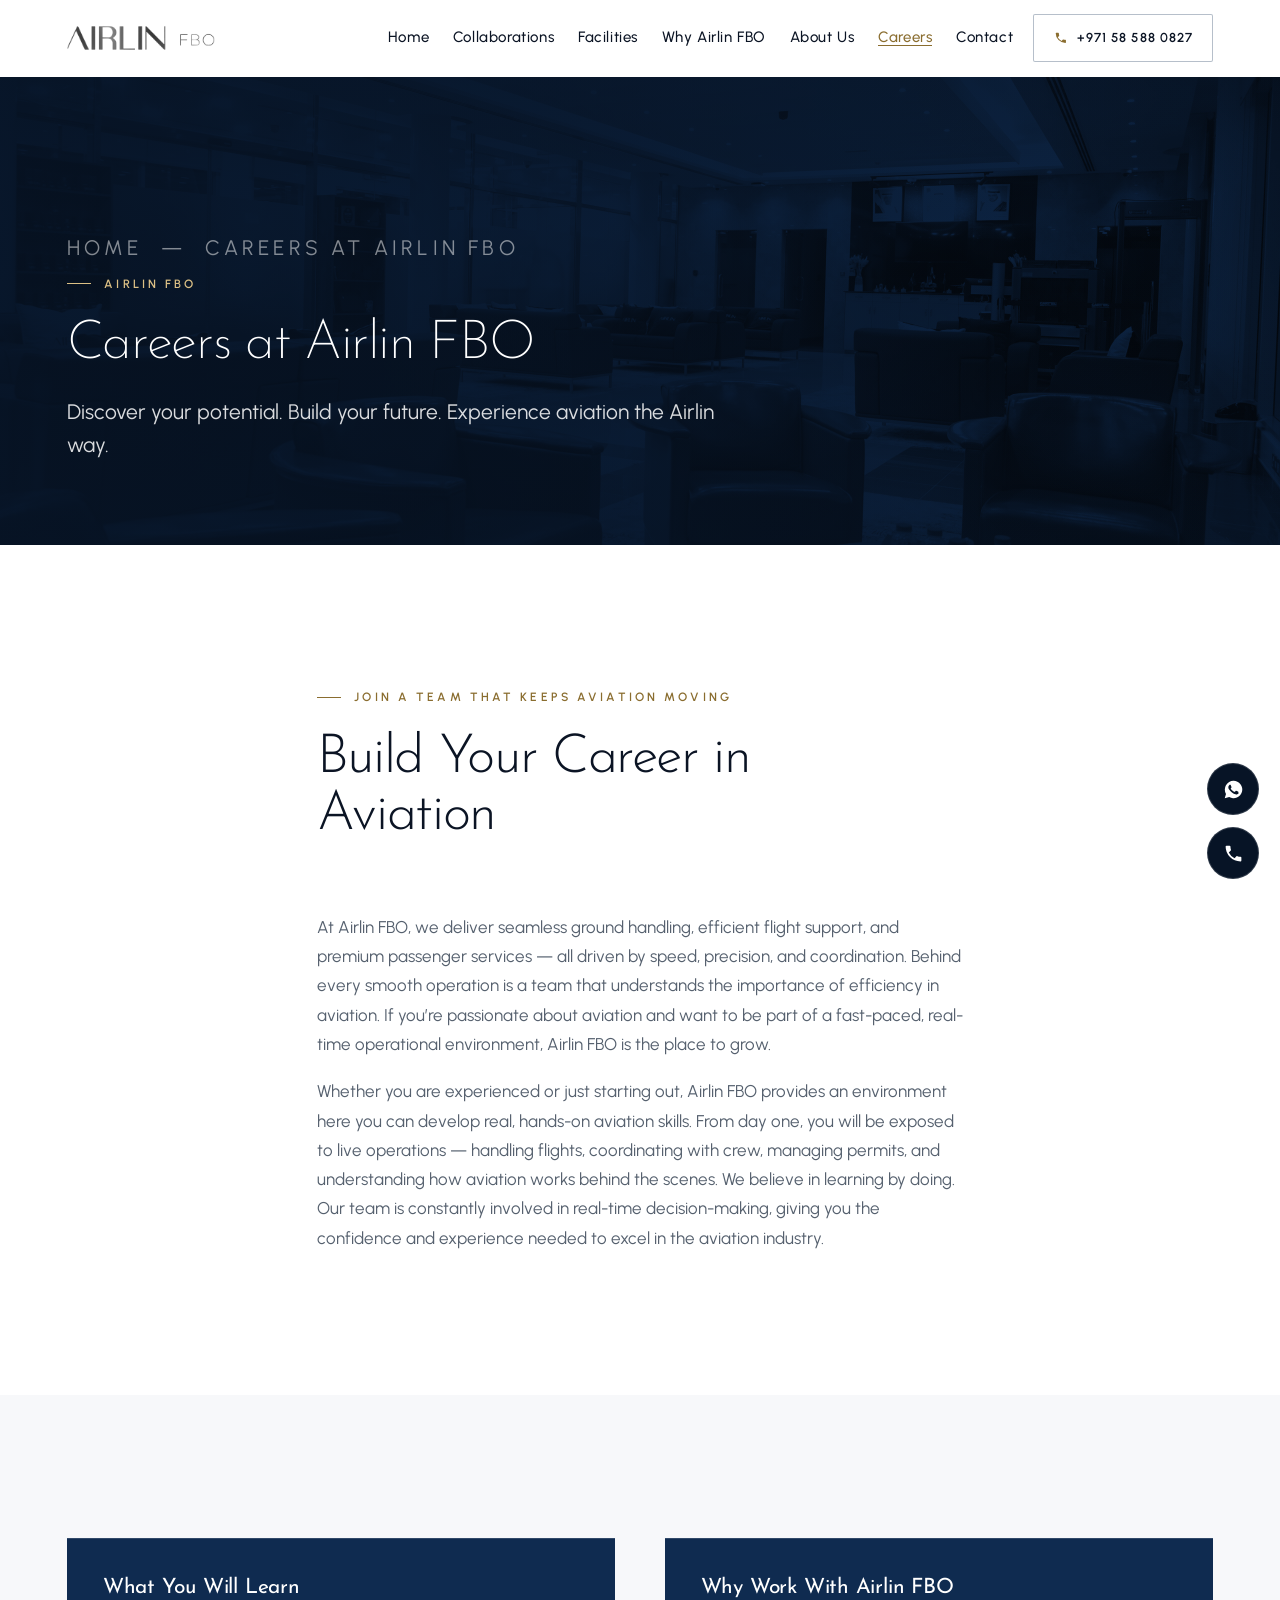
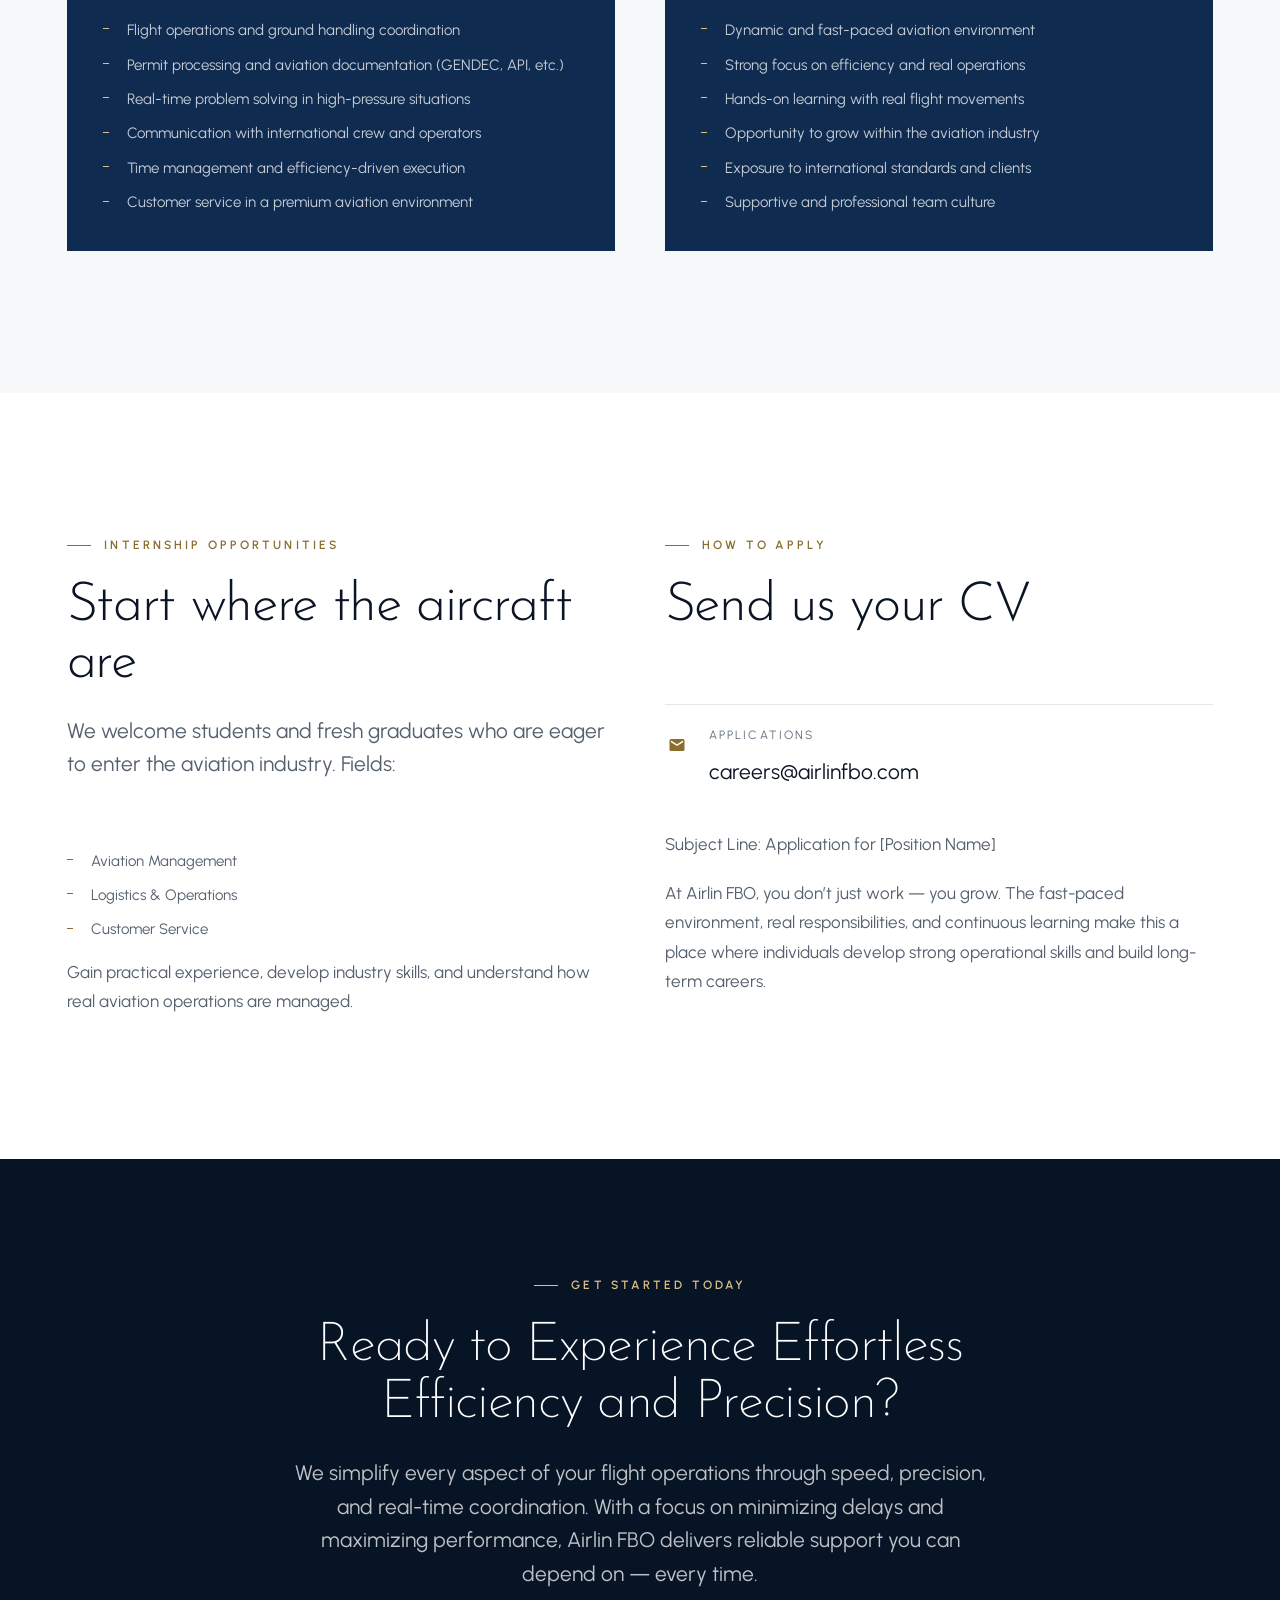
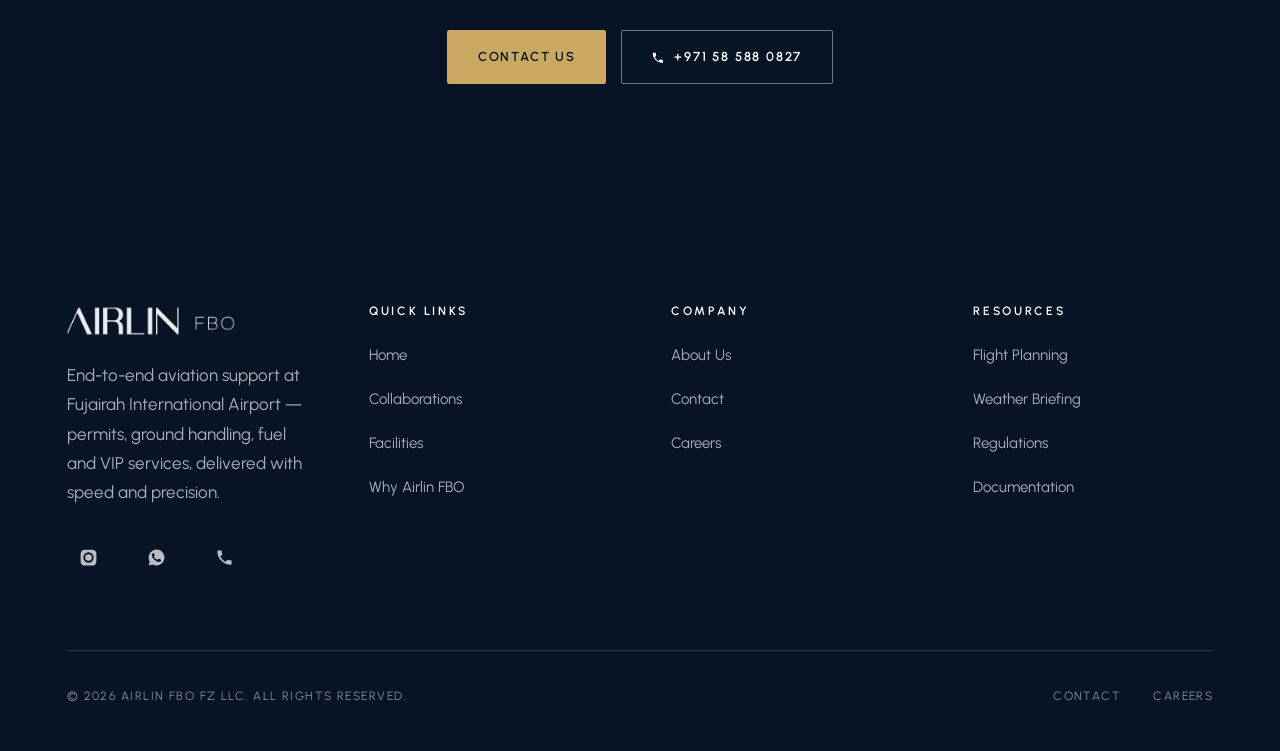
<file: careers.html>
<!doctype html>
<html lang="en">
<head>
<meta charset="utf-8">
<meta name="viewport" content="width=device-width, initial-scale=1">
<title>Careers — Airlin FBO</title>
<meta name="description" content="Careers and internships at Airlin FBO: hands-on aviation operations experience at Fujairah International Airport.">
<link rel="icon" href="assets/img/fbo-relogo2.png?v=242180">
<link rel="preconnect" href="https://fonts.googleapis.com">
<link rel="preconnect" href="https://fonts.gstatic.com" crossorigin>
<link rel="stylesheet" href="https://fonts.googleapis.com/css2?family=Josefin+Sans:wght@200;300;400;600&family=Urbanist:wght@300;400;500;600&display=swap">
<link rel="stylesheet" href="assets/css/site.css?v=269971">
</head>
<body>
<a class="skip-link" href="#main">Skip to content</a>
<header class="site-header">
  <div class="wrap site-header__inner">
    <a class="site-header__logo" href="index.html" aria-label="Airlin FBO — home">
      <img src="assets/img/fbo-relogo2.png?v=242180" alt="Airlin FBO" width="150" height="28">
    </a>
    <nav class="nav" id="primary-nav" aria-label="Primary">
      <a href="index.html">Home</a>
      <a href="collaborations.html">Collaborations</a>
      <a href="facilities.html">Facilities</a>
      <a href="why-airlin-fbo.html">Why Airlin FBO</a>
      <a href="about.html">About Us</a>
      <a href="careers.html" aria-current="page">Careers</a>
      <a href="contact.html">Contact</a>
    </nav>
    <div class="header-cta">
      <a class="btn btn--call" href="tel:+971585880827"><svg viewBox="0 0 24 24" aria-hidden="true" focusable="false"><path d="M6.6 10.8a15.1 15.1 0 0 0 6.6 6.6l2.2-2.2c.3-.3.7-.4 1-.2 1.2.4 2.4.6 3.6.6.6 0 1 .4 1 1V20c0 .6-.4 1-1 1A17 17 0 0 1 3 4c0-.6.4-1 1-1h3.5c.6 0 1 .4 1 1 0 1.3.2 2.5.6 3.6.1.3 0 .7-.2 1l-2.3 2.2z"/></svg><span class="btn__label">+971 58 588 0827</span></a>
    </div>
    <button class="nav-toggle" type="button" aria-expanded="false"
            aria-controls="primary-nav" aria-label="Open menu"><svg viewBox="0 0 24 24" aria-hidden="true" focusable="false"><path d="M3 6h18v2H3V6zm0 5h18v2H3v-2zm0 5h18v2H3v-2z"/></svg></button>
  </div>
</header>
<main id="main">
<section class="page-hero">
  <div class="page-hero__media">
    <img src="assets/img/IMG_8727-scaled.jpg?v=242203" alt="" width="1536" height="1024" fetchpriority="high">
  </div>
  <div class="wrap">
    <p class="breadcrumb"><a href="index.html">Home</a> &nbsp;&mdash;&nbsp; Careers at Airlin FBO</p>
    <span class="kicker">Airlin FBO</span>
    <h1>Careers at Airlin FBO</h1>
    <p>Discover your potential. Build your future. Experience aviation the Airlin way.</p>
  </div>
</section>

<section class="section">
  <div class="wrap" style="max-width:74ch">
    <div class="section-head">
      <span class="kicker">Join a Team That Keeps Aviation Moving</span>
      <h2 class="section-title">Build Your Career in Aviation</h2>
    </div>
    <div class="grid" style="gap:1.15rem">
      <p>At Airlin FBO, we deliver seamless ground handling, efficient flight support, and premium
         passenger services &mdash; all driven by speed, precision, and coordination. Behind every
         smooth operation is a team that understands the importance of efficiency in aviation. If
         you&rsquo;re passionate about aviation and want to be part of a fast-paced, real-time
         operational environment, Airlin FBO is the place to grow.</p>
      <p>Whether you are experienced or just starting out, Airlin FBO provides an environment here
         you can develop real, hands-on aviation skills. From day one, you will be exposed to live
         operations &mdash; handling flights, coordinating with crew, managing permits, and
         understanding how aviation works behind the scenes. We believe in learning by doing. Our
         team is constantly involved in real-time decision-making, giving you the confidence and
         experience needed to excel in the aviation industry.</p>
    </div>
  </div>
</section>

<section class="section section--surface">
  <div class="wrap">
    <div class="grid grid--2">
      <article class="card js-reveal"><h3>What You Will Learn</h3><ul class="checklist"><li>Flight operations and ground handling coordination</li><li>Permit processing and aviation documentation (GENDEC, API, etc.)</li><li>Real-time problem solving in high-pressure situations</li><li>Communication with international crew and operators</li><li>Time management and efficiency-driven execution</li><li>Customer service in a premium aviation environment</li></ul></article>
      <article class="card js-reveal"><h3>Why Work With Airlin FBO</h3><ul class="checklist"><li>Dynamic and fast-paced aviation environment</li><li>Strong focus on efficiency and real operations</li><li>Hands-on learning with real flight movements</li><li>Opportunity to grow within the aviation industry</li><li>Exposure to international standards and clients</li><li>Supportive and professional team culture</li></ul></article>
    </div>
  </div>
</section>

<section class="section">
  <div class="wrap">
    <div class="grid grid--2">
      <div>
        <div class="section-head">
          <span class="kicker">Internship Opportunities</span>
          <h2 class="section-title">Start where the aircraft are</h2>
          <p>We welcome students and fresh graduates who are eager to enter the aviation
             industry. Fields:</p>
        </div>
        <ul class="checklist"><li>Aviation Management</li><li>Logistics &amp; Operations</li><li>Customer Service</li></ul>
        <p style="margin-top:1rem">Gain practical experience, develop industry skills, and
           understand how real aviation operations are managed.</p>
      </div>
      <div>
        <div class="section-head">
          <span class="kicker">How to Apply</span>
          <h2 class="section-title">Send us your CV</h2>
        </div>
        <div class="contact-item">
          <span class="contact-item__icon"><svg viewBox="0 0 24 24" aria-hidden="true" focusable="false"><path d="M20 4H4a2 2 0 0 0-2 2v12a2 2 0 0 0 2 2h16a2 2 0 0 0 2-2V6a2 2 0 0 0-2-2zm0 4.2-8 5-8-5V6l8 5 8-5v2.2z"/></svg></span>
          <dl style="margin:0">
            <dt>Applications</dt>
            <dd><a href="mailto:careers@airlinfbo.com">careers@airlinfbo.com</a></dd>
          </dl>
        </div>
        <p style="margin-top:1rem">Subject Line: Application for [Position Name]</p>
        <p style="margin-top:1.25rem">At Airlin FBO, you don&rsquo;t just work &mdash; you grow. The
           fast-paced environment, real responsibilities, and continuous learning make this a place
           where individuals develop strong operational skills and build long-term careers.</p>
      </div>
    </div>
  </div>
</section>

<section class="cta">
  <div class="wrap js-reveal">
    <span class="kicker">Get started today</span>
    <h2>Ready to Experience Effortless Efficiency and Precision?</h2>
    <p>We simplify every aspect of your flight operations through speed, precision, and
       real-time coordination. With a focus on minimizing delays and maximizing performance,
       Airlin FBO delivers reliable support you can depend on &mdash; every time.</p>
    <div class="cta__actions">
      <a class="btn btn--onnavy" href="contact.html">Contact us</a>
      <a class="btn btn--outline-light" href="tel:+971585880827"><svg viewBox="0 0 24 24" aria-hidden="true" focusable="false"><path d="M6.6 10.8a15.1 15.1 0 0 0 6.6 6.6l2.2-2.2c.3-.3.7-.4 1-.2 1.2.4 2.4.6 3.6.6.6 0 1 .4 1 1V20c0 .6-.4 1-1 1A17 17 0 0 1 3 4c0-.6.4-1 1-1h3.5c.6 0 1 .4 1 1 0 1.3.2 2.5.6 3.6.1.3 0 .7-.2 1l-2.3 2.2z"/></svg>+971 58 588 0827</a>
    </div>
  </div>
</section>
</main>
<footer class="site-footer">
  <div class="wrap">
    <div class="footer-grid">
      <div class="footer-brand">
        <img src="assets/img/fbo-relogo2.png?v=242180" alt="Airlin FBO" width="160" height="30">
        <p>End-to-end aviation support at Fujairah International Airport — permits, ground
           handling, fuel and VIP services, delivered with speed and precision.</p>
        <div class="socials">
          <a href="https://www.instagram.com/airlinfbo/" aria-label="Airlin FBO on Instagram"><svg viewBox="0 0 24 24" aria-hidden="true" focusable="false"><path d="M12 2.2c3.2 0 3.6 0 4.9.1 1.2.1 1.8.2 2.2.4.6.2 1 .5 1.4 1 .5.4.8.8 1 1.4.2.4.3 1 .4 2.2.1 1.3.1 1.7.1 4.9s0 3.6-.1 4.9c-.1 1.2-.2 1.8-.4 2.2-.2.6-.5 1-1 1.4-.4.5-.8.8-1.4 1-.4.2-1 .3-2.2.4-1.3.1-1.7.1-4.9.1s-3.6 0-4.9-.1c-1.2-.1-1.8-.2-2.2-.4-.6-.2-1-.5-1.4-1-.5-.4-.8-.8-1-1.4-.2-.4-.3-1-.4-2.2-.1-1.3-.1-1.7-.1-4.9s0-3.6.1-4.9c.1-1.2.2-1.8.4-2.2.2-.6.5-1 1-1.4.4-.5.8-.8 1.4-1 .4-.2 1-.3 2.2-.4 1.3-.1 1.7-.1 4.9-.1zm0 3.3a6.5 6.5 0 1 0 0 13 6.5 6.5 0 0 0 0-13zm0 10.7a4.2 4.2 0 1 1 0-8.4 4.2 4.2 0 0 1 0 8.4zm6.8-11a1.5 1.5 0 1 1-3 0 1.5 1.5 0 0 1 3 0z"/></svg></a>
          <a href="https://wa.me/971585880827" aria-label="Airlin FBO on WhatsApp"><svg viewBox="0 0 24 24" aria-hidden="true" focusable="false"><path d="M12 2a10 10 0 0 0-8.6 15L2 22l5.1-1.3A10 10 0 1 0 12 2zm5.8 14.2c-.2.7-1.4 1.3-2 1.4-.5.1-1.1.1-1.8-.1-.4-.1-1-.3-1.7-.6-3-1.3-4.9-4.3-5-4.5-.2-.2-1.2-1.6-1.2-3s.7-2.1 1-2.4c.2-.3.5-.4.7-.4h.5c.2 0 .4 0 .6.5l.8 2c.1.2.1.4 0 .5l-.3.5-.4.4c-.1.1-.3.3-.1.6.2.3.8 1.3 1.7 2.1 1.2 1 2.1 1.4 2.4 1.5.3.1.5.1.6-.1l.9-1c.2-.2.3-.2.6-.1l2 .9c.3.1.5.2.5.4v1z"/></svg></a>
          <a href="tel:+971585880827" aria-label="Call Airlin FBO"><svg viewBox="0 0 24 24" aria-hidden="true" focusable="false"><path d="M6.6 10.8a15.1 15.1 0 0 0 6.6 6.6l2.2-2.2c.3-.3.7-.4 1-.2 1.2.4 2.4.6 3.6.6.6 0 1 .4 1 1V20c0 .6-.4 1-1 1A17 17 0 0 1 3 4c0-.6.4-1 1-1h3.5c.6 0 1 .4 1 1 0 1.3.2 2.5.6 3.6.1.3 0 .7-.2 1l-2.3 2.2z"/></svg></a>
        </div>
      </div>
      <div><h2>Quick Links</h2><ul class="footer-links"><li><a href="index.html">Home</a></li><li><a href="collaborations.html">Collaborations</a></li><li><a href="facilities.html">Facilities</a></li><li><a href="why-airlin-fbo.html">Why Airlin FBO</a></li></ul></div>
      <div><h2>Company</h2><ul class="footer-links"><li><a href="about.html">About Us</a></li><li><a href="contact.html">Contact</a></li><li><a href="careers.html">Careers</a></li></ul></div>
      <div><h2>Resources</h2><ul class="footer-links"><li><a href="tel:+971585880827">Flight Planning</a></li><li><a href="tel:+971585880827">Weather Briefing</a></li><li><a href="tel:+971585880827">Regulations</a></li><li><a href="tel:+971585880827">Documentation</a></li></ul></div>
    </div>
    <div class="footer-bottom">
      <p>&copy; 2026 Airlin FBO FZ LLC. All rights reserved.</p>
      <nav aria-label="Footer">
        <a href="contact.html">Contact</a>
        <a href="careers.html">Careers</a>
      </nav>
    </div>
  </div>
</footer>
<div class="fab-stack">
  <a class="fab" href="https://wa.me/971585880827" aria-label="Message Airlin FBO on WhatsApp"><svg viewBox="0 0 24 24" aria-hidden="true" focusable="false"><path d="M12 2a10 10 0 0 0-8.6 15L2 22l5.1-1.3A10 10 0 1 0 12 2zm5.8 14.2c-.2.7-1.4 1.3-2 1.4-.5.1-1.1.1-1.8-.1-.4-.1-1-.3-1.7-.6-3-1.3-4.9-4.3-5-4.5-.2-.2-1.2-1.6-1.2-3s.7-2.1 1-2.4c.2-.3.5-.4.7-.4h.5c.2 0 .4 0 .6.5l.8 2c.1.2.1.4 0 .5l-.3.5-.4.4c-.1.1-.3.3-.1.6.2.3.8 1.3 1.7 2.1 1.2 1 2.1 1.4 2.4 1.5.3.1.5.1.6-.1l.9-1c.2-.2.3-.2.6-.1l2 .9c.3.1.5.2.5.4v1z"/></svg></a>
  <a class="fab" href="tel:+971585880827" aria-label="Call Airlin FBO"><svg viewBox="0 0 24 24" aria-hidden="true" focusable="false"><path d="M6.6 10.8a15.1 15.1 0 0 0 6.6 6.6l2.2-2.2c.3-.3.7-.4 1-.2 1.2.4 2.4.6 3.6.6.6 0 1 .4 1 1V20c0 .6-.4 1-1 1A17 17 0 0 1 3 4c0-.6.4-1 1-1h3.5c.6 0 1 .4 1 1 0 1.3.2 2.5.6 3.6.1.3 0 .7-.2 1l-2.3 2.2z"/></svg></a>
</div>
<script src="assets/js/site.js?v=258733" defer></script>
</body>
</html>
</file>
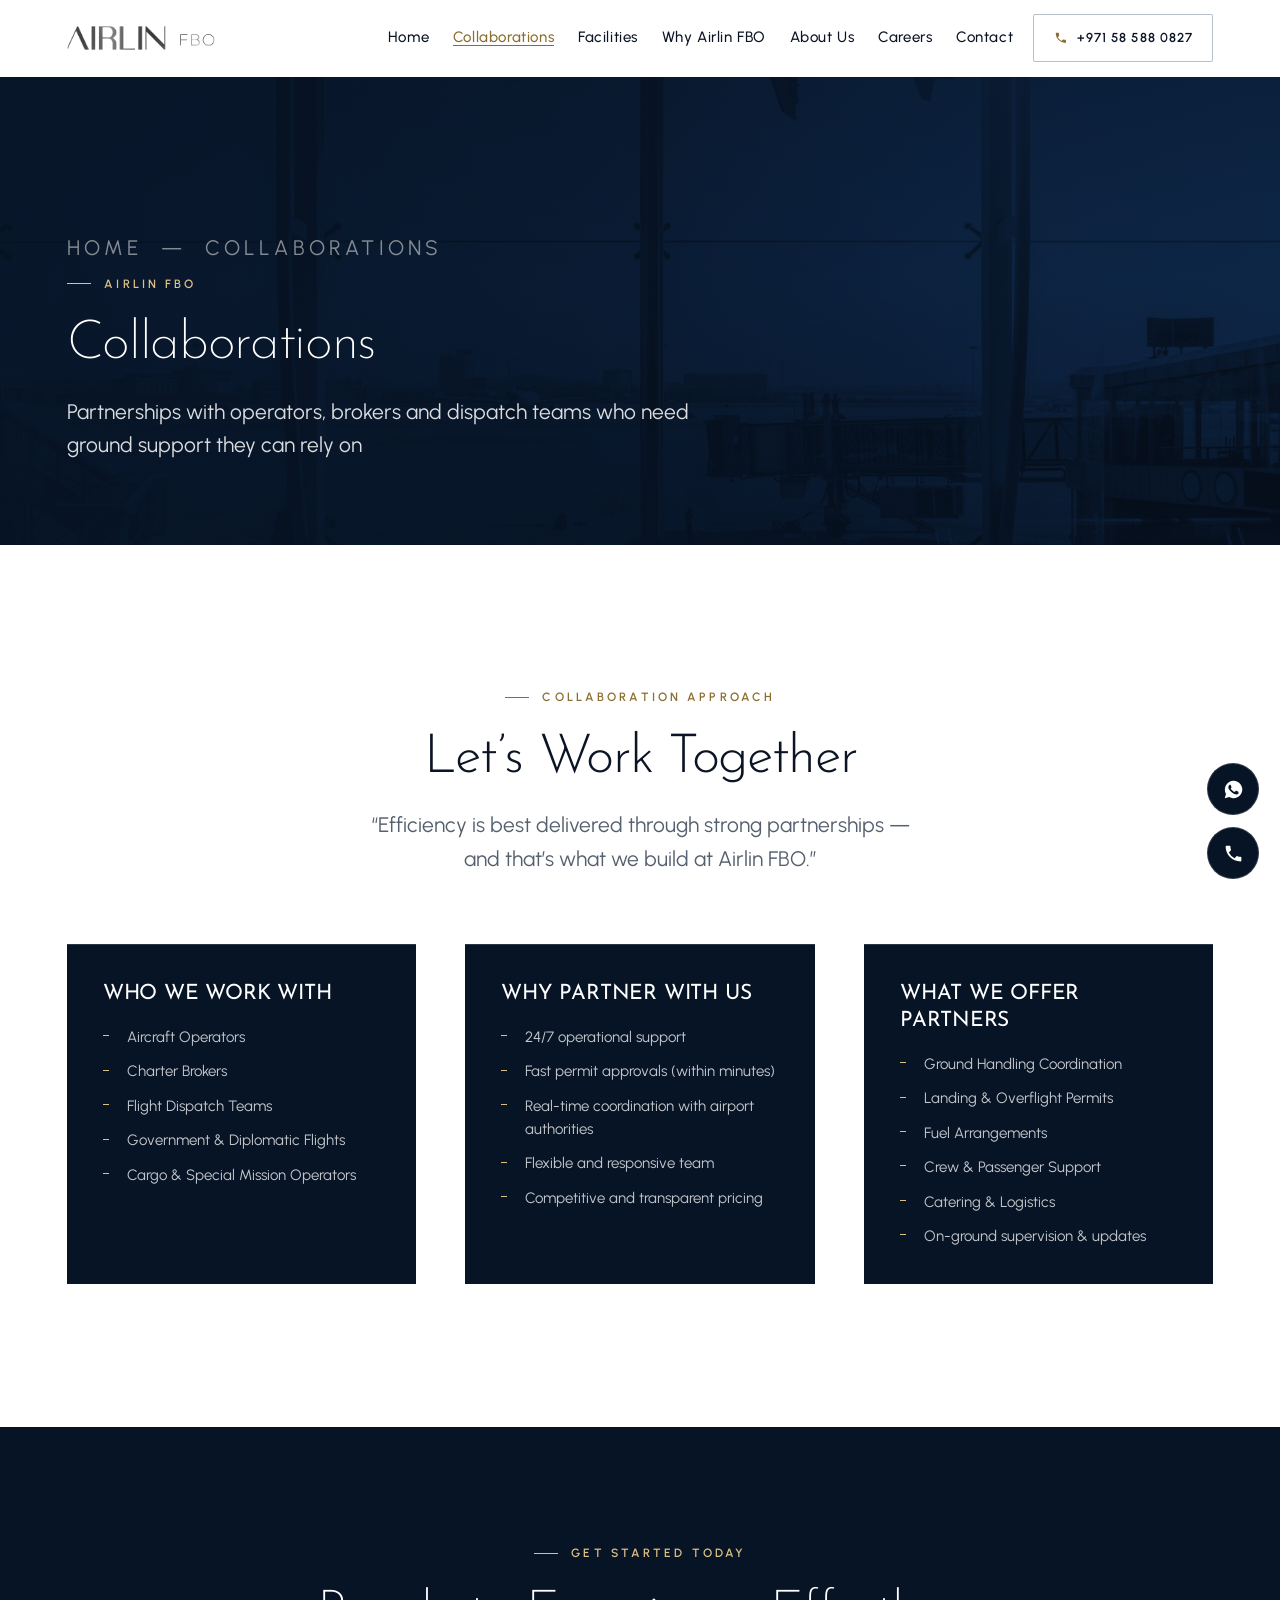
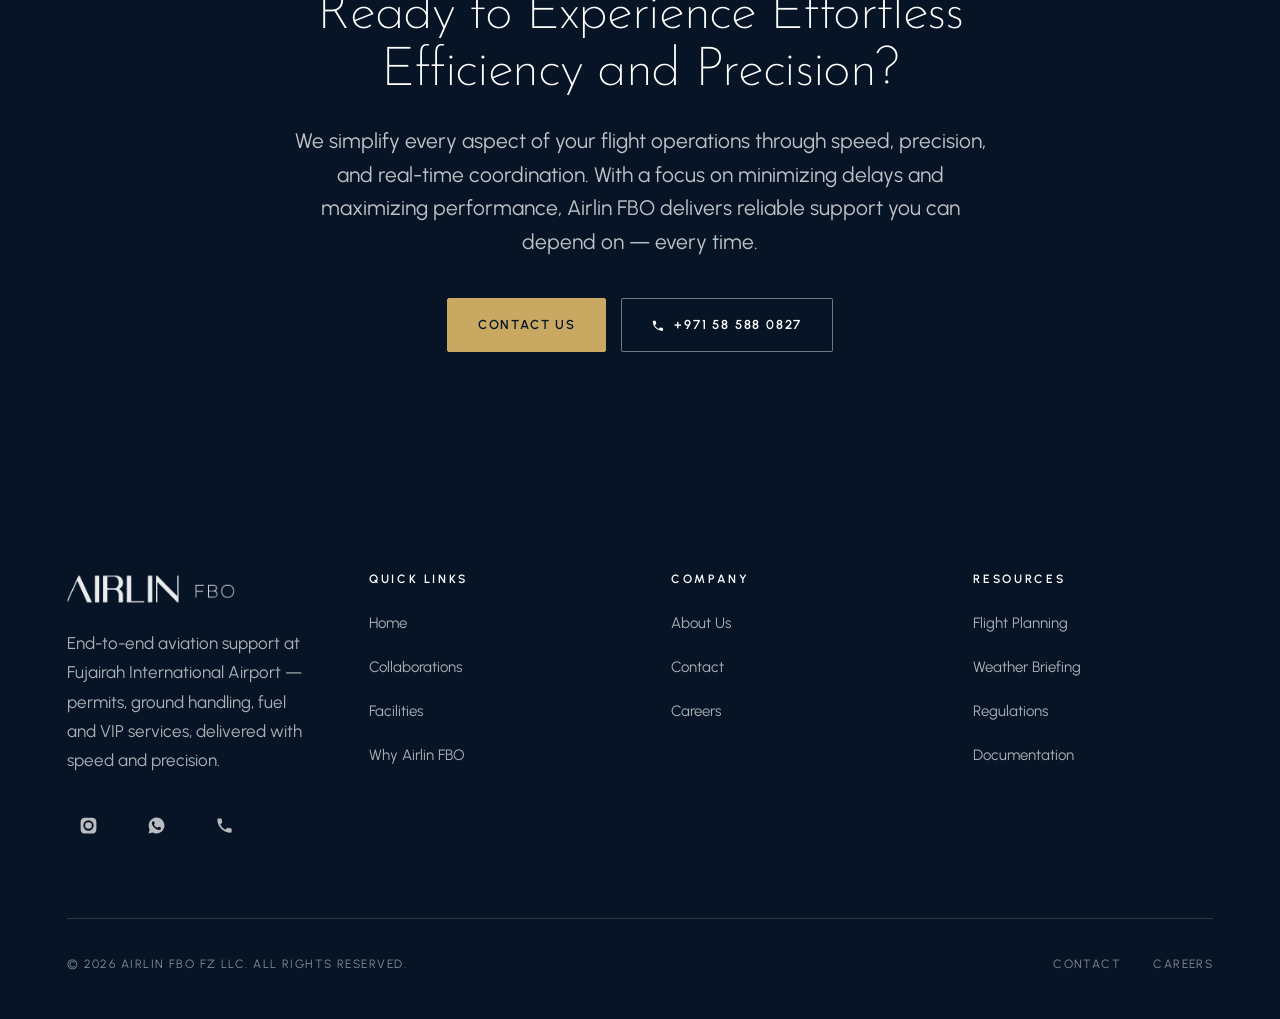
<file: collaborations.html>
<!doctype html>
<html lang="en">
<head>
<meta charset="utf-8">
<meta name="viewport" content="width=device-width, initial-scale=1">
<title>Collaborations — Airlin FBO</title>
<meta name="description" content="Partner with Airlin FBO for ground handling coordination, permits, fuel and crew support at Fujairah.">
<link rel="icon" href="assets/img/fbo-relogo2.png?v=242180">
<link rel="preconnect" href="https://fonts.googleapis.com">
<link rel="preconnect" href="https://fonts.gstatic.com" crossorigin>
<link rel="stylesheet" href="https://fonts.googleapis.com/css2?family=Josefin+Sans:wght@200;300;400;600&family=Urbanist:wght@300;400;500;600&display=swap">
<link rel="stylesheet" href="assets/css/site.css?v=269971">
</head>
<body>
<a class="skip-link" href="#main">Skip to content</a>
<header class="site-header">
  <div class="wrap site-header__inner">
    <a class="site-header__logo" href="index.html" aria-label="Airlin FBO — home">
      <img src="assets/img/fbo-relogo2.png?v=242180" alt="Airlin FBO" width="150" height="28">
    </a>
    <nav class="nav" id="primary-nav" aria-label="Primary">
      <a href="index.html">Home</a>
      <a href="collaborations.html" aria-current="page">Collaborations</a>
      <a href="facilities.html">Facilities</a>
      <a href="why-airlin-fbo.html">Why Airlin FBO</a>
      <a href="about.html">About Us</a>
      <a href="careers.html">Careers</a>
      <a href="contact.html">Contact</a>
    </nav>
    <div class="header-cta">
      <a class="btn btn--call" href="tel:+971585880827"><svg viewBox="0 0 24 24" aria-hidden="true" focusable="false"><path d="M6.6 10.8a15.1 15.1 0 0 0 6.6 6.6l2.2-2.2c.3-.3.7-.4 1-.2 1.2.4 2.4.6 3.6.6.6 0 1 .4 1 1V20c0 .6-.4 1-1 1A17 17 0 0 1 3 4c0-.6.4-1 1-1h3.5c.6 0 1 .4 1 1 0 1.3.2 2.5.6 3.6.1.3 0 .7-.2 1l-2.3 2.2z"/></svg><span class="btn__label">+971 58 588 0827</span></a>
    </div>
    <button class="nav-toggle" type="button" aria-expanded="false"
            aria-controls="primary-nav" aria-label="Open menu"><svg viewBox="0 0 24 24" aria-hidden="true" focusable="false"><path d="M3 6h18v2H3V6zm0 5h18v2H3v-2zm0 5h18v2H3v-2z"/></svg></button>
  </div>
</header>
<main id="main">
<section class="page-hero">
  <div class="page-hero__media">
    <img src="assets/img/airline-slider.jpg?v=242185" alt="" width="1536" height="1024" fetchpriority="high">
  </div>
  <div class="wrap">
    <p class="breadcrumb"><a href="index.html">Home</a> &nbsp;&mdash;&nbsp; Collaborations</p>
    <span class="kicker">Airlin FBO</span>
    <h1>Collaborations</h1>
    <p>Partnerships with operators, brokers and dispatch teams who need ground support they can rely on</p>
  </div>
</section>

<section class="section">
  <div class="wrap">
    <div class="section-head section-head--center">
      <span class="kicker">Collaboration Approach</span>
      <h2 class="section-title">Let&rsquo;s Work Together</h2>
      <p>&ldquo;Efficiency is best delivered through strong partnerships &mdash; and that&rsquo;s
         what we build at Airlin FBO.&rdquo;</p>
    </div>
    <div class="grid grid--3"><article class="card js-reveal"><h3>WHO WE WORK WITH</h3><ul class="checklist"><li>Aircraft Operators</li><li>Charter Brokers</li><li>Flight Dispatch Teams</li><li>Government &amp; Diplomatic Flights</li><li>Cargo &amp; Special Mission Operators</li></ul></article><article class="card js-reveal"><h3>WHY PARTNER WITH US</h3><ul class="checklist"><li>24/7 operational support</li><li>Fast permit approvals (within minutes)</li><li>Real-time coordination with airport authorities</li><li>Flexible and responsive team</li><li>Competitive and transparent pricing</li></ul></article><article class="card js-reveal"><h3>WHAT WE OFFER PARTNERS</h3><ul class="checklist"><li>Ground Handling Coordination</li><li>Landing &amp; Overflight Permits</li><li>Fuel Arrangements</li><li>Crew &amp; Passenger Support</li><li>Catering &amp; Logistics</li><li>On-ground supervision &amp; updates</li></ul></article></div>
  </div>
</section>

<section class="cta">
  <div class="wrap js-reveal">
    <span class="kicker">Get started today</span>
    <h2>Ready to Experience Effortless Efficiency and Precision?</h2>
    <p>We simplify every aspect of your flight operations through speed, precision, and
       real-time coordination. With a focus on minimizing delays and maximizing performance,
       Airlin FBO delivers reliable support you can depend on &mdash; every time.</p>
    <div class="cta__actions">
      <a class="btn btn--onnavy" href="contact.html">Contact us</a>
      <a class="btn btn--outline-light" href="tel:+971585880827"><svg viewBox="0 0 24 24" aria-hidden="true" focusable="false"><path d="M6.6 10.8a15.1 15.1 0 0 0 6.6 6.6l2.2-2.2c.3-.3.7-.4 1-.2 1.2.4 2.4.6 3.6.6.6 0 1 .4 1 1V20c0 .6-.4 1-1 1A17 17 0 0 1 3 4c0-.6.4-1 1-1h3.5c.6 0 1 .4 1 1 0 1.3.2 2.5.6 3.6.1.3 0 .7-.2 1l-2.3 2.2z"/></svg>+971 58 588 0827</a>
    </div>
  </div>
</section>
</main>
<footer class="site-footer">
  <div class="wrap">
    <div class="footer-grid">
      <div class="footer-brand">
        <img src="assets/img/fbo-relogo2.png?v=242180" alt="Airlin FBO" width="160" height="30">
        <p>End-to-end aviation support at Fujairah International Airport — permits, ground
           handling, fuel and VIP services, delivered with speed and precision.</p>
        <div class="socials">
          <a href="https://www.instagram.com/airlinfbo/" aria-label="Airlin FBO on Instagram"><svg viewBox="0 0 24 24" aria-hidden="true" focusable="false"><path d="M12 2.2c3.2 0 3.6 0 4.9.1 1.2.1 1.8.2 2.2.4.6.2 1 .5 1.4 1 .5.4.8.8 1 1.4.2.4.3 1 .4 2.2.1 1.3.1 1.7.1 4.9s0 3.6-.1 4.9c-.1 1.2-.2 1.8-.4 2.2-.2.6-.5 1-1 1.4-.4.5-.8.8-1.4 1-.4.2-1 .3-2.2.4-1.3.1-1.7.1-4.9.1s-3.6 0-4.9-.1c-1.2-.1-1.8-.2-2.2-.4-.6-.2-1-.5-1.4-1-.5-.4-.8-.8-1-1.4-.2-.4-.3-1-.4-2.2-.1-1.3-.1-1.7-.1-4.9s0-3.6.1-4.9c.1-1.2.2-1.8.4-2.2.2-.6.5-1 1-1.4.4-.5.8-.8 1.4-1 .4-.2 1-.3 2.2-.4 1.3-.1 1.7-.1 4.9-.1zm0 3.3a6.5 6.5 0 1 0 0 13 6.5 6.5 0 0 0 0-13zm0 10.7a4.2 4.2 0 1 1 0-8.4 4.2 4.2 0 0 1 0 8.4zm6.8-11a1.5 1.5 0 1 1-3 0 1.5 1.5 0 0 1 3 0z"/></svg></a>
          <a href="https://wa.me/971585880827" aria-label="Airlin FBO on WhatsApp"><svg viewBox="0 0 24 24" aria-hidden="true" focusable="false"><path d="M12 2a10 10 0 0 0-8.6 15L2 22l5.1-1.3A10 10 0 1 0 12 2zm5.8 14.2c-.2.7-1.4 1.3-2 1.4-.5.1-1.1.1-1.8-.1-.4-.1-1-.3-1.7-.6-3-1.3-4.9-4.3-5-4.5-.2-.2-1.2-1.6-1.2-3s.7-2.1 1-2.4c.2-.3.5-.4.7-.4h.5c.2 0 .4 0 .6.5l.8 2c.1.2.1.4 0 .5l-.3.5-.4.4c-.1.1-.3.3-.1.6.2.3.8 1.3 1.7 2.1 1.2 1 2.1 1.4 2.4 1.5.3.1.5.1.6-.1l.9-1c.2-.2.3-.2.6-.1l2 .9c.3.1.5.2.5.4v1z"/></svg></a>
          <a href="tel:+971585880827" aria-label="Call Airlin FBO"><svg viewBox="0 0 24 24" aria-hidden="true" focusable="false"><path d="M6.6 10.8a15.1 15.1 0 0 0 6.6 6.6l2.2-2.2c.3-.3.7-.4 1-.2 1.2.4 2.4.6 3.6.6.6 0 1 .4 1 1V20c0 .6-.4 1-1 1A17 17 0 0 1 3 4c0-.6.4-1 1-1h3.5c.6 0 1 .4 1 1 0 1.3.2 2.5.6 3.6.1.3 0 .7-.2 1l-2.3 2.2z"/></svg></a>
        </div>
      </div>
      <div><h2>Quick Links</h2><ul class="footer-links"><li><a href="index.html">Home</a></li><li><a href="collaborations.html">Collaborations</a></li><li><a href="facilities.html">Facilities</a></li><li><a href="why-airlin-fbo.html">Why Airlin FBO</a></li></ul></div>
      <div><h2>Company</h2><ul class="footer-links"><li><a href="about.html">About Us</a></li><li><a href="contact.html">Contact</a></li><li><a href="careers.html">Careers</a></li></ul></div>
      <div><h2>Resources</h2><ul class="footer-links"><li><a href="tel:+971585880827">Flight Planning</a></li><li><a href="tel:+971585880827">Weather Briefing</a></li><li><a href="tel:+971585880827">Regulations</a></li><li><a href="tel:+971585880827">Documentation</a></li></ul></div>
    </div>
    <div class="footer-bottom">
      <p>&copy; 2026 Airlin FBO FZ LLC. All rights reserved.</p>
      <nav aria-label="Footer">
        <a href="contact.html">Contact</a>
        <a href="careers.html">Careers</a>
      </nav>
    </div>
  </div>
</footer>
<div class="fab-stack">
  <a class="fab" href="https://wa.me/971585880827" aria-label="Message Airlin FBO on WhatsApp"><svg viewBox="0 0 24 24" aria-hidden="true" focusable="false"><path d="M12 2a10 10 0 0 0-8.6 15L2 22l5.1-1.3A10 10 0 1 0 12 2zm5.8 14.2c-.2.7-1.4 1.3-2 1.4-.5.1-1.1.1-1.8-.1-.4-.1-1-.3-1.7-.6-3-1.3-4.9-4.3-5-4.5-.2-.2-1.2-1.6-1.2-3s.7-2.1 1-2.4c.2-.3.5-.4.7-.4h.5c.2 0 .4 0 .6.5l.8 2c.1.2.1.4 0 .5l-.3.5-.4.4c-.1.1-.3.3-.1.6.2.3.8 1.3 1.7 2.1 1.2 1 2.1 1.4 2.4 1.5.3.1.5.1.6-.1l.9-1c.2-.2.3-.2.6-.1l2 .9c.3.1.5.2.5.4v1z"/></svg></a>
  <a class="fab" href="tel:+971585880827" aria-label="Call Airlin FBO"><svg viewBox="0 0 24 24" aria-hidden="true" focusable="false"><path d="M6.6 10.8a15.1 15.1 0 0 0 6.6 6.6l2.2-2.2c.3-.3.7-.4 1-.2 1.2.4 2.4.6 3.6.6.6 0 1 .4 1 1V20c0 .6-.4 1-1 1A17 17 0 0 1 3 4c0-.6.4-1 1-1h3.5c.6 0 1 .4 1 1 0 1.3.2 2.5.6 3.6.1.3 0 .7-.2 1l-2.3 2.2z"/></svg></a>
</div>
<script src="assets/js/site.js?v=258733" defer></script>
</body>
</html>
</file>
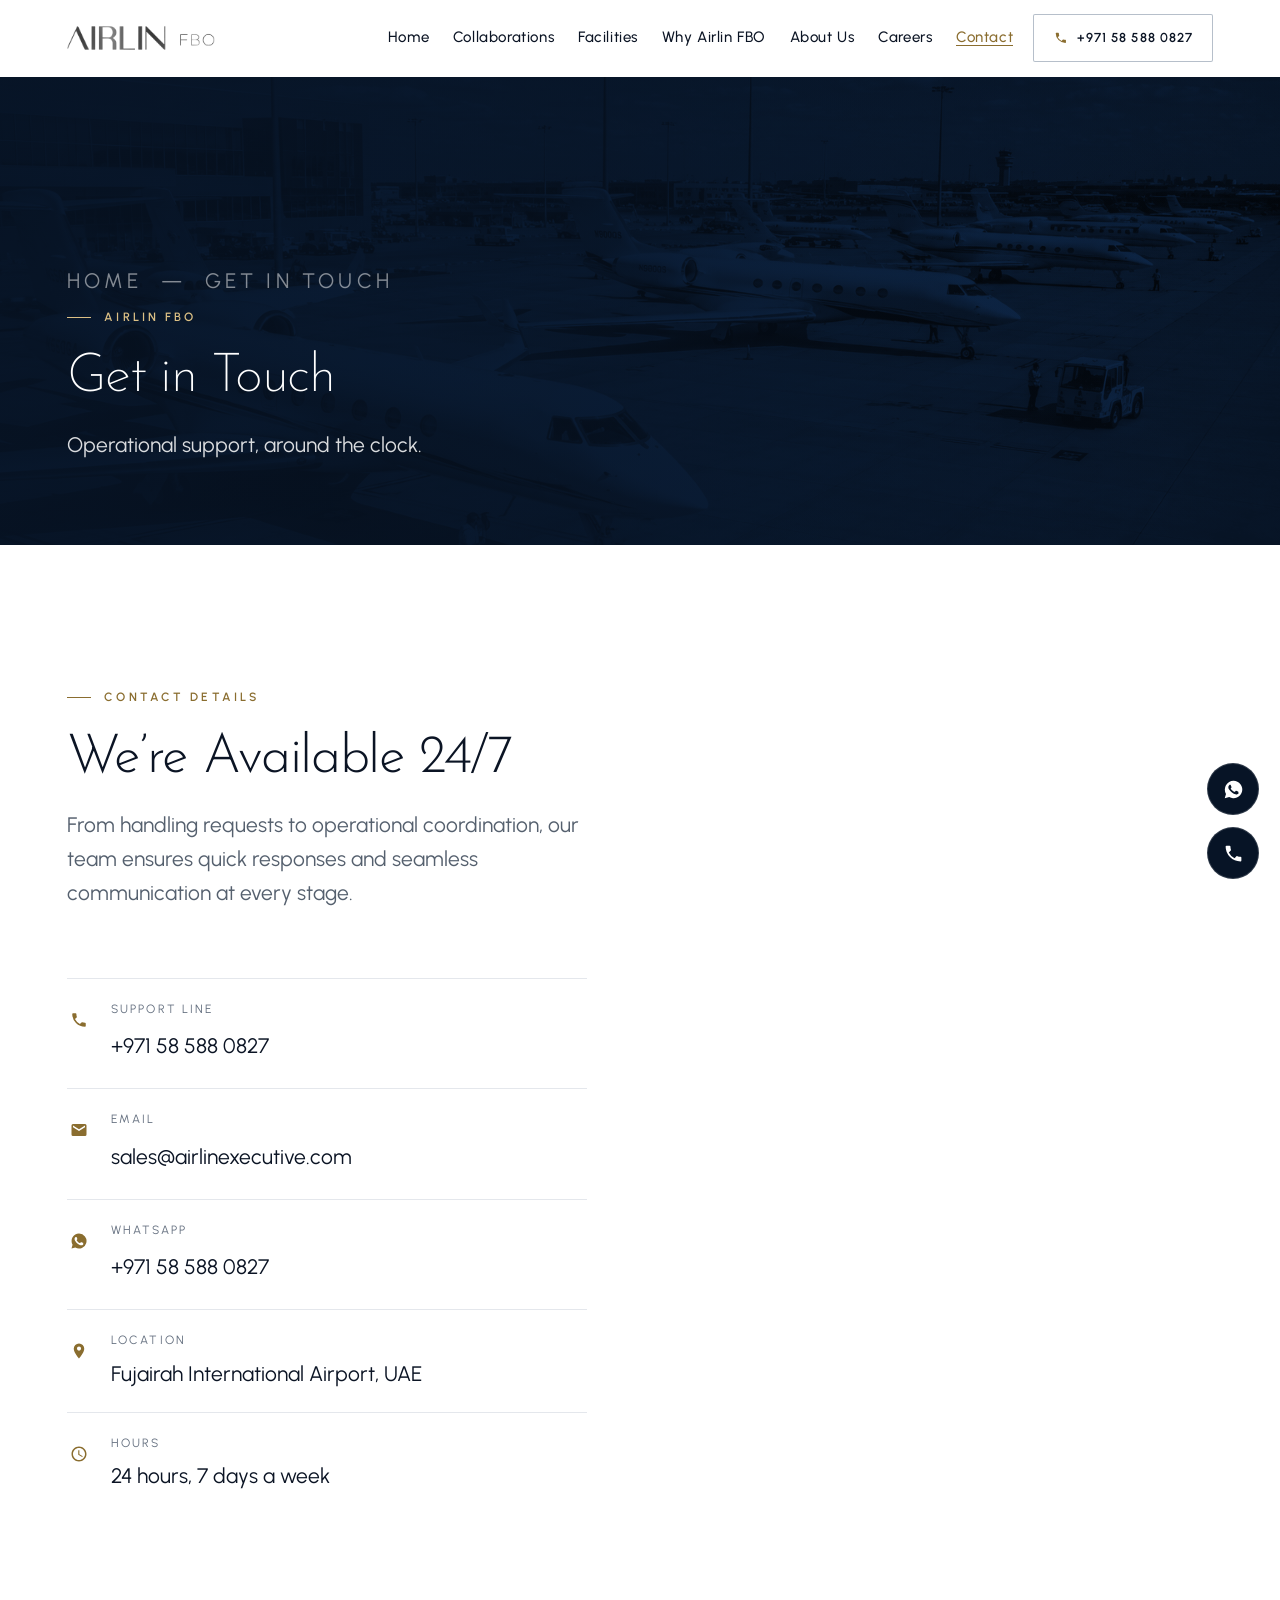
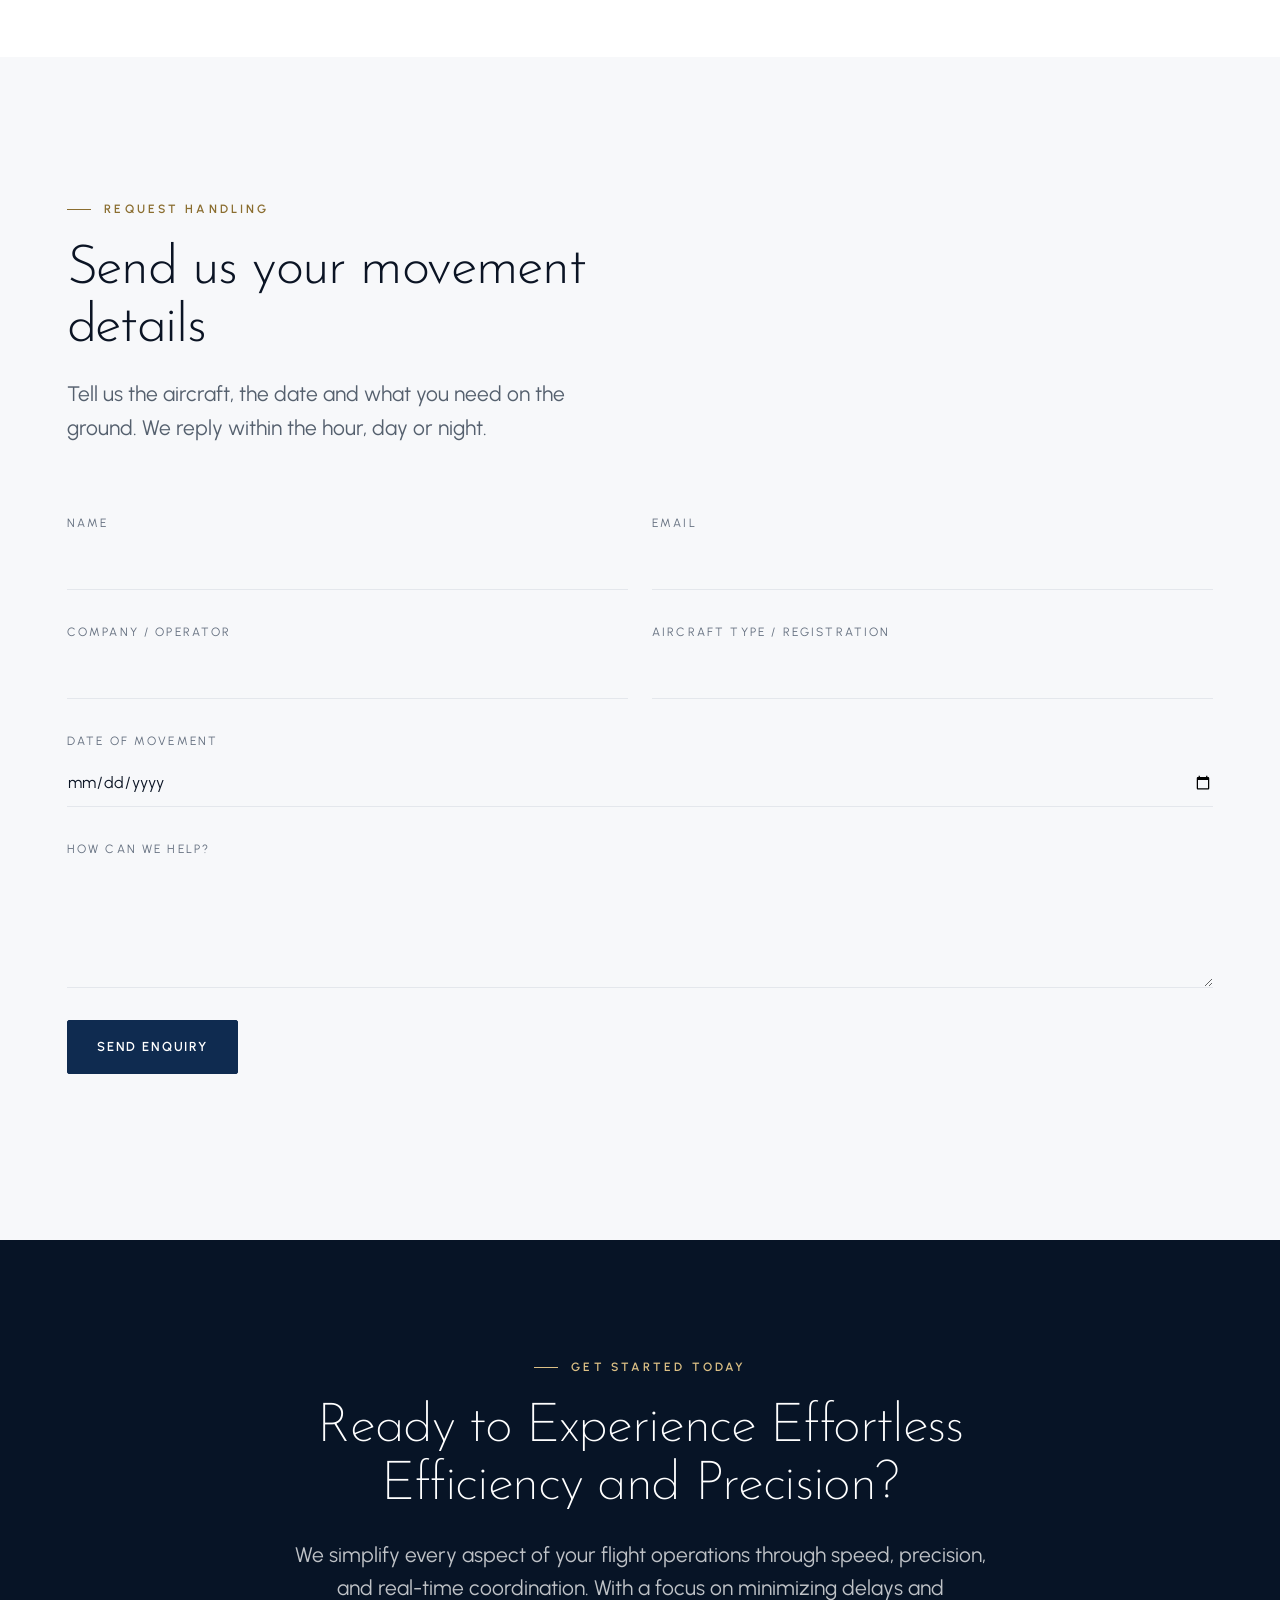
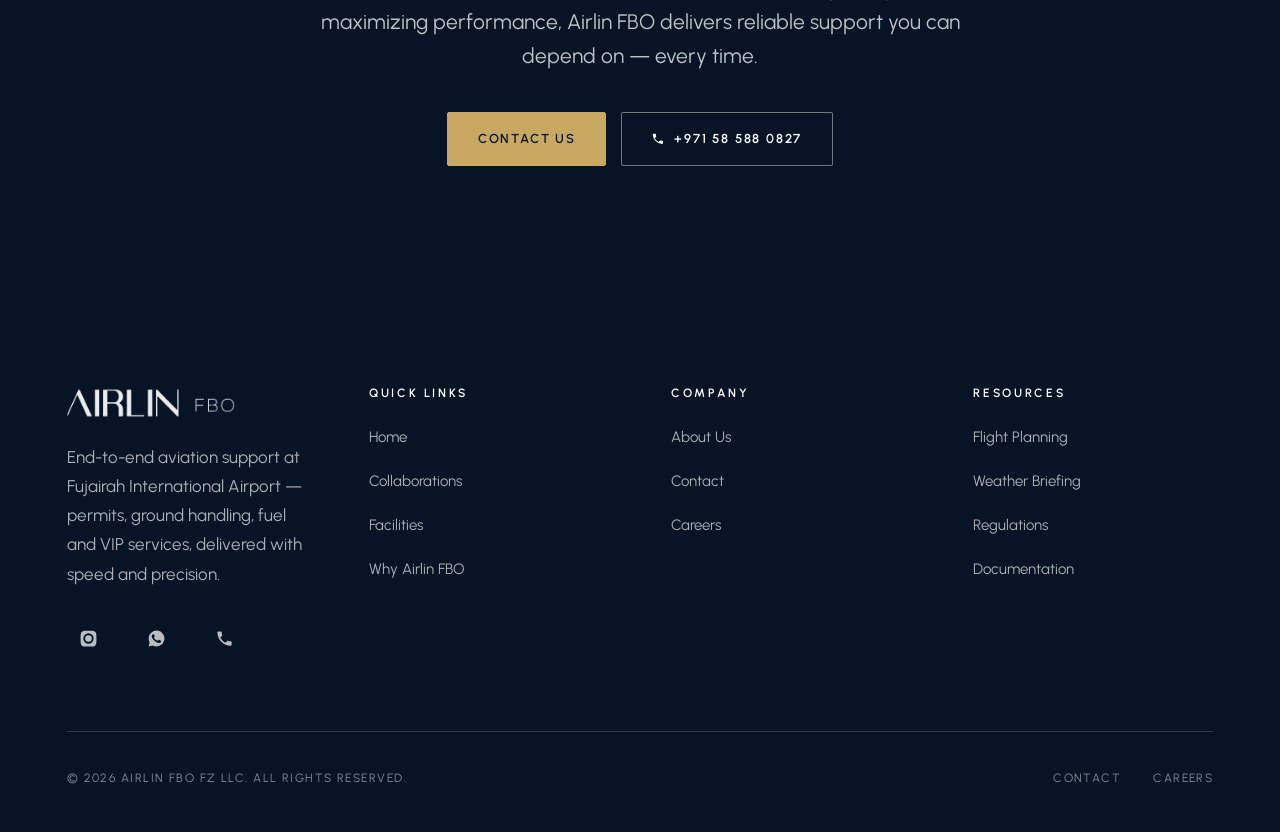
<file: contact.html>
<!doctype html>
<html lang="en">
<head>
<meta charset="utf-8">
<meta name="viewport" content="width=device-width, initial-scale=1">
<title>Contact — Airlin FBO</title>
<meta name="description" content="Contact Airlin FBO at Fujairah International Airport. Available 24/7 by phone, WhatsApp and email.">
<link rel="icon" href="assets/img/fbo-relogo2.png?v=242180">
<link rel="preconnect" href="https://fonts.googleapis.com">
<link rel="preconnect" href="https://fonts.gstatic.com" crossorigin>
<link rel="stylesheet" href="https://fonts.googleapis.com/css2?family=Josefin+Sans:wght@200;300;400;600&family=Urbanist:wght@300;400;500;600&display=swap">
<link rel="stylesheet" href="assets/css/site.css?v=269971">
</head>
<body>
<a class="skip-link" href="#main">Skip to content</a>
<header class="site-header">
  <div class="wrap site-header__inner">
    <a class="site-header__logo" href="index.html" aria-label="Airlin FBO — home">
      <img src="assets/img/fbo-relogo2.png?v=242180" alt="Airlin FBO" width="150" height="28">
    </a>
    <nav class="nav" id="primary-nav" aria-label="Primary">
      <a href="index.html">Home</a>
      <a href="collaborations.html">Collaborations</a>
      <a href="facilities.html">Facilities</a>
      <a href="why-airlin-fbo.html">Why Airlin FBO</a>
      <a href="about.html">About Us</a>
      <a href="careers.html">Careers</a>
      <a href="contact.html" aria-current="page">Contact</a>
    </nav>
    <div class="header-cta">
      <a class="btn btn--call" href="tel:+971585880827"><svg viewBox="0 0 24 24" aria-hidden="true" focusable="false"><path d="M6.6 10.8a15.1 15.1 0 0 0 6.6 6.6l2.2-2.2c.3-.3.7-.4 1-.2 1.2.4 2.4.6 3.6.6.6 0 1 .4 1 1V20c0 .6-.4 1-1 1A17 17 0 0 1 3 4c0-.6.4-1 1-1h3.5c.6 0 1 .4 1 1 0 1.3.2 2.5.6 3.6.1.3 0 .7-.2 1l-2.3 2.2z"/></svg><span class="btn__label">+971 58 588 0827</span></a>
    </div>
    <button class="nav-toggle" type="button" aria-expanded="false"
            aria-controls="primary-nav" aria-label="Open menu"><svg viewBox="0 0 24 24" aria-hidden="true" focusable="false"><path d="M3 6h18v2H3V6zm0 5h18v2H3v-2zm0 5h18v2H3v-2z"/></svg></button>
  </div>
</header>
<main id="main">
<section class="page-hero">
  <div class="page-hero__media">
    <img src="assets/img/Aircraft-Parking-Facilities.jpg?v=242267" alt="" width="1536" height="1024" fetchpriority="high">
  </div>
  <div class="wrap">
    <p class="breadcrumb"><a href="index.html">Home</a> &nbsp;&mdash;&nbsp; Get in Touch</p>
    <span class="kicker">Airlin FBO</span>
    <h1>Get in Touch</h1>
    <p>Operational support, around the clock.</p>
  </div>
</section>

<section class="section">
  <div class="wrap">
    <div class="contact-grid">
      <div>
        <div class="section-head">
          <span class="kicker">Contact Details</span>
          <h2 class="section-title">We&rsquo;re Available 24/7</h2>
          <p>From handling requests to operational coordination, our team ensures quick responses
             and seamless communication at every stage.</p>
        </div>
        <dl class="contact-list">
          <div class="contact-item">
            <span class="contact-item__icon"><svg viewBox="0 0 24 24" aria-hidden="true" focusable="false"><path d="M6.6 10.8a15.1 15.1 0 0 0 6.6 6.6l2.2-2.2c.3-.3.7-.4 1-.2 1.2.4 2.4.6 3.6.6.6 0 1 .4 1 1V20c0 .6-.4 1-1 1A17 17 0 0 1 3 4c0-.6.4-1 1-1h3.5c.6 0 1 .4 1 1 0 1.3.2 2.5.6 3.6.1.3 0 .7-.2 1l-2.3 2.2z"/></svg></span>
            <div><dt>Support line</dt><dd><a href="tel:+971585880827">+971 58 588 0827</a></dd></div>
          </div>
          <div class="contact-item">
            <span class="contact-item__icon"><svg viewBox="0 0 24 24" aria-hidden="true" focusable="false"><path d="M20 4H4a2 2 0 0 0-2 2v12a2 2 0 0 0 2 2h16a2 2 0 0 0 2-2V6a2 2 0 0 0-2-2zm0 4.2-8 5-8-5V6l8 5 8-5v2.2z"/></svg></span>
            <div><dt>Email</dt><dd><a href="mailto:sales@airlinexecutive.com">sales@airlinexecutive.com</a></dd></div>
          </div>
          <div class="contact-item">
            <span class="contact-item__icon"><svg viewBox="0 0 24 24" aria-hidden="true" focusable="false"><path d="M12 2a10 10 0 0 0-8.6 15L2 22l5.1-1.3A10 10 0 1 0 12 2zm5.8 14.2c-.2.7-1.4 1.3-2 1.4-.5.1-1.1.1-1.8-.1-.4-.1-1-.3-1.7-.6-3-1.3-4.9-4.3-5-4.5-.2-.2-1.2-1.6-1.2-3s.7-2.1 1-2.4c.2-.3.5-.4.7-.4h.5c.2 0 .4 0 .6.5l.8 2c.1.2.1.4 0 .5l-.3.5-.4.4c-.1.1-.3.3-.1.6.2.3.8 1.3 1.7 2.1 1.2 1 2.1 1.4 2.4 1.5.3.1.5.1.6-.1l.9-1c.2-.2.3-.2.6-.1l2 .9c.3.1.5.2.5.4v1z"/></svg></span>
            <div><dt>WhatsApp</dt><dd><a href="https://wa.me/971585880827">+971 58 588 0827</a></dd></div>
          </div>
          <div class="contact-item">
            <span class="contact-item__icon"><svg viewBox="0 0 24 24" aria-hidden="true" focusable="false"><path d="M12 2a7 7 0 0 0-7 7c0 5.2 7 13 7 13s7-7.8 7-13a7 7 0 0 0-7-7zm0 9.5A2.5 2.5 0 1 1 12 6a2.5 2.5 0 0 1 0 5.5z"/></svg></span>
            <div><dt>Location</dt><dd>Fujairah International Airport, UAE</dd></div>
          </div>
          <div class="contact-item">
            <span class="contact-item__icon"><svg viewBox="0 0 24 24" aria-hidden="true" focusable="false"><path d="M11.99 2C6.47 2 2 6.48 2 12s4.47 10 9.99 10C17.52 22 22 17.52 22 12S17.52 2 11.99 2zM12 20c-4.42 0-8-3.58-8-8s3.58-8 8-8 8 3.58 8 8-3.58 8-8 8zm.5-13H11v6l5.25 3.15.75-1.23-4.5-2.67z"/></svg></span>
            <div><dt>Hours</dt><dd>24 hours, 7 days a week</dd></div>
          </div>
        </dl>
      </div>
      <div>
        <iframe class="map" src="https://www.google.com/maps/embed?pb=!1m18!1m12!1m3!1d3612.7062671384087!2d56.33328609999999!3d25.111802599999994!2m3!1f0!2f0!3f0!3m2!1i1024!2i768!4f13.1!3m3!1m2!1s0x8167a0c30c3e8d9d%3A0x2ea62aa050ef6710!2sAirlin%20FBO!5e0!3m2!1sen!2slk!4v1778066244911!5m2!1sen!2slk" title="Airlin FBO on Google Maps"
                loading="lazy" referrerpolicy="no-referrer-when-downgrade"
                allowfullscreen></iframe>
      </div>
    </div>
  </div>
</section>

<section class="section section--surface">
  <div class="wrap">
    <div class="section-head js-reveal"><span class="kicker">Request handling</span><h2 class="section-title">Send us your movement details</h2><p>Tell us the aircraft, the date and what you need on the ground. We reply within the hour, day or night.</p></div>
    <form class="form js-reveal" data-enquiry="sales@airlinexecutive.com" novalidate>
      <div class="form__row">
        <div class="field">
          <label for="f-name">Name</label>
          <input id="f-name" name="name" type="text" autocomplete="name" required>
          <span class="field__error" aria-live="polite"></span>
        </div>
        <div class="field">
          <label for="f-email">Email</label>
          <input id="f-email" name="email" type="email" autocomplete="email" required>
          <span class="field__error" aria-live="polite"></span>
        </div>
      </div>
      <div class="form__row">
        <div class="field">
          <label for="f-company">Company / operator</label>
          <input id="f-company" name="company" type="text" autocomplete="organization">
          <span class="field__error" aria-live="polite"></span>
        </div>
        <div class="field">
          <label for="f-aircraft">Aircraft type / registration</label>
          <input id="f-aircraft" name="aircraft" type="text">
          <span class="field__error" aria-live="polite"></span>
        </div>
      </div>
      <div class="field">
        <label for="f-date">Date of movement</label>
        <input id="f-date" name="date" type="date">
        <span class="field__error" aria-live="polite"></span>
      </div>
      <div class="field">
        <label for="f-message">How can we help?</label>
        <textarea id="f-message" name="message" rows="5" required></textarea>
        <span class="field__error" aria-live="polite"></span>
      </div>
      <div>
        <button class="btn btn--primary" type="submit">Send enquiry</button>
      </div>
      <p class="form__status" role="status" aria-live="polite"></p>
    </form>
  </div>
</section>

<section class="cta">
  <div class="wrap js-reveal">
    <span class="kicker">Get started today</span>
    <h2>Ready to Experience Effortless Efficiency and Precision?</h2>
    <p>We simplify every aspect of your flight operations through speed, precision, and
       real-time coordination. With a focus on minimizing delays and maximizing performance,
       Airlin FBO delivers reliable support you can depend on &mdash; every time.</p>
    <div class="cta__actions">
      <a class="btn btn--onnavy" href="contact.html">Contact us</a>
      <a class="btn btn--outline-light" href="tel:+971585880827"><svg viewBox="0 0 24 24" aria-hidden="true" focusable="false"><path d="M6.6 10.8a15.1 15.1 0 0 0 6.6 6.6l2.2-2.2c.3-.3.7-.4 1-.2 1.2.4 2.4.6 3.6.6.6 0 1 .4 1 1V20c0 .6-.4 1-1 1A17 17 0 0 1 3 4c0-.6.4-1 1-1h3.5c.6 0 1 .4 1 1 0 1.3.2 2.5.6 3.6.1.3 0 .7-.2 1l-2.3 2.2z"/></svg>+971 58 588 0827</a>
    </div>
  </div>
</section>
</main>
<footer class="site-footer">
  <div class="wrap">
    <div class="footer-grid">
      <div class="footer-brand">
        <img src="assets/img/fbo-relogo2.png?v=242180" alt="Airlin FBO" width="160" height="30">
        <p>End-to-end aviation support at Fujairah International Airport — permits, ground
           handling, fuel and VIP services, delivered with speed and precision.</p>
        <div class="socials">
          <a href="https://www.instagram.com/airlinfbo/" aria-label="Airlin FBO on Instagram"><svg viewBox="0 0 24 24" aria-hidden="true" focusable="false"><path d="M12 2.2c3.2 0 3.6 0 4.9.1 1.2.1 1.8.2 2.2.4.6.2 1 .5 1.4 1 .5.4.8.8 1 1.4.2.4.3 1 .4 2.2.1 1.3.1 1.7.1 4.9s0 3.6-.1 4.9c-.1 1.2-.2 1.8-.4 2.2-.2.6-.5 1-1 1.4-.4.5-.8.8-1.4 1-.4.2-1 .3-2.2.4-1.3.1-1.7.1-4.9.1s-3.6 0-4.9-.1c-1.2-.1-1.8-.2-2.2-.4-.6-.2-1-.5-1.4-1-.5-.4-.8-.8-1-1.4-.2-.4-.3-1-.4-2.2-.1-1.3-.1-1.7-.1-4.9s0-3.6.1-4.9c.1-1.2.2-1.8.4-2.2.2-.6.5-1 1-1.4.4-.5.8-.8 1.4-1 .4-.2 1-.3 2.2-.4 1.3-.1 1.7-.1 4.9-.1zm0 3.3a6.5 6.5 0 1 0 0 13 6.5 6.5 0 0 0 0-13zm0 10.7a4.2 4.2 0 1 1 0-8.4 4.2 4.2 0 0 1 0 8.4zm6.8-11a1.5 1.5 0 1 1-3 0 1.5 1.5 0 0 1 3 0z"/></svg></a>
          <a href="https://wa.me/971585880827" aria-label="Airlin FBO on WhatsApp"><svg viewBox="0 0 24 24" aria-hidden="true" focusable="false"><path d="M12 2a10 10 0 0 0-8.6 15L2 22l5.1-1.3A10 10 0 1 0 12 2zm5.8 14.2c-.2.7-1.4 1.3-2 1.4-.5.1-1.1.1-1.8-.1-.4-.1-1-.3-1.7-.6-3-1.3-4.9-4.3-5-4.5-.2-.2-1.2-1.6-1.2-3s.7-2.1 1-2.4c.2-.3.5-.4.7-.4h.5c.2 0 .4 0 .6.5l.8 2c.1.2.1.4 0 .5l-.3.5-.4.4c-.1.1-.3.3-.1.6.2.3.8 1.3 1.7 2.1 1.2 1 2.1 1.4 2.4 1.5.3.1.5.1.6-.1l.9-1c.2-.2.3-.2.6-.1l2 .9c.3.1.5.2.5.4v1z"/></svg></a>
          <a href="tel:+971585880827" aria-label="Call Airlin FBO"><svg viewBox="0 0 24 24" aria-hidden="true" focusable="false"><path d="M6.6 10.8a15.1 15.1 0 0 0 6.6 6.6l2.2-2.2c.3-.3.7-.4 1-.2 1.2.4 2.4.6 3.6.6.6 0 1 .4 1 1V20c0 .6-.4 1-1 1A17 17 0 0 1 3 4c0-.6.4-1 1-1h3.5c.6 0 1 .4 1 1 0 1.3.2 2.5.6 3.6.1.3 0 .7-.2 1l-2.3 2.2z"/></svg></a>
        </div>
      </div>
      <div><h2>Quick Links</h2><ul class="footer-links"><li><a href="index.html">Home</a></li><li><a href="collaborations.html">Collaborations</a></li><li><a href="facilities.html">Facilities</a></li><li><a href="why-airlin-fbo.html">Why Airlin FBO</a></li></ul></div>
      <div><h2>Company</h2><ul class="footer-links"><li><a href="about.html">About Us</a></li><li><a href="contact.html">Contact</a></li><li><a href="careers.html">Careers</a></li></ul></div>
      <div><h2>Resources</h2><ul class="footer-links"><li><a href="tel:+971585880827">Flight Planning</a></li><li><a href="tel:+971585880827">Weather Briefing</a></li><li><a href="tel:+971585880827">Regulations</a></li><li><a href="tel:+971585880827">Documentation</a></li></ul></div>
    </div>
    <div class="footer-bottom">
      <p>&copy; 2026 Airlin FBO FZ LLC. All rights reserved.</p>
      <nav aria-label="Footer">
        <a href="contact.html">Contact</a>
        <a href="careers.html">Careers</a>
      </nav>
    </div>
  </div>
</footer>
<div class="fab-stack">
  <a class="fab" href="https://wa.me/971585880827" aria-label="Message Airlin FBO on WhatsApp"><svg viewBox="0 0 24 24" aria-hidden="true" focusable="false"><path d="M12 2a10 10 0 0 0-8.6 15L2 22l5.1-1.3A10 10 0 1 0 12 2zm5.8 14.2c-.2.7-1.4 1.3-2 1.4-.5.1-1.1.1-1.8-.1-.4-.1-1-.3-1.7-.6-3-1.3-4.9-4.3-5-4.5-.2-.2-1.2-1.6-1.2-3s.7-2.1 1-2.4c.2-.3.5-.4.7-.4h.5c.2 0 .4 0 .6.5l.8 2c.1.2.1.4 0 .5l-.3.5-.4.4c-.1.1-.3.3-.1.6.2.3.8 1.3 1.7 2.1 1.2 1 2.1 1.4 2.4 1.5.3.1.5.1.6-.1l.9-1c.2-.2.3-.2.6-.1l2 .9c.3.1.5.2.5.4v1z"/></svg></a>
  <a class="fab" href="tel:+971585880827" aria-label="Call Airlin FBO"><svg viewBox="0 0 24 24" aria-hidden="true" focusable="false"><path d="M6.6 10.8a15.1 15.1 0 0 0 6.6 6.6l2.2-2.2c.3-.3.7-.4 1-.2 1.2.4 2.4.6 3.6.6.6 0 1 .4 1 1V20c0 .6-.4 1-1 1A17 17 0 0 1 3 4c0-.6.4-1 1-1h3.5c.6 0 1 .4 1 1 0 1.3.2 2.5.6 3.6.1.3 0 .7-.2 1l-2.3 2.2z"/></svg></a>
</div>
<script src="assets/js/site.js?v=258733" defer></script>
</body>
</html>
</file>
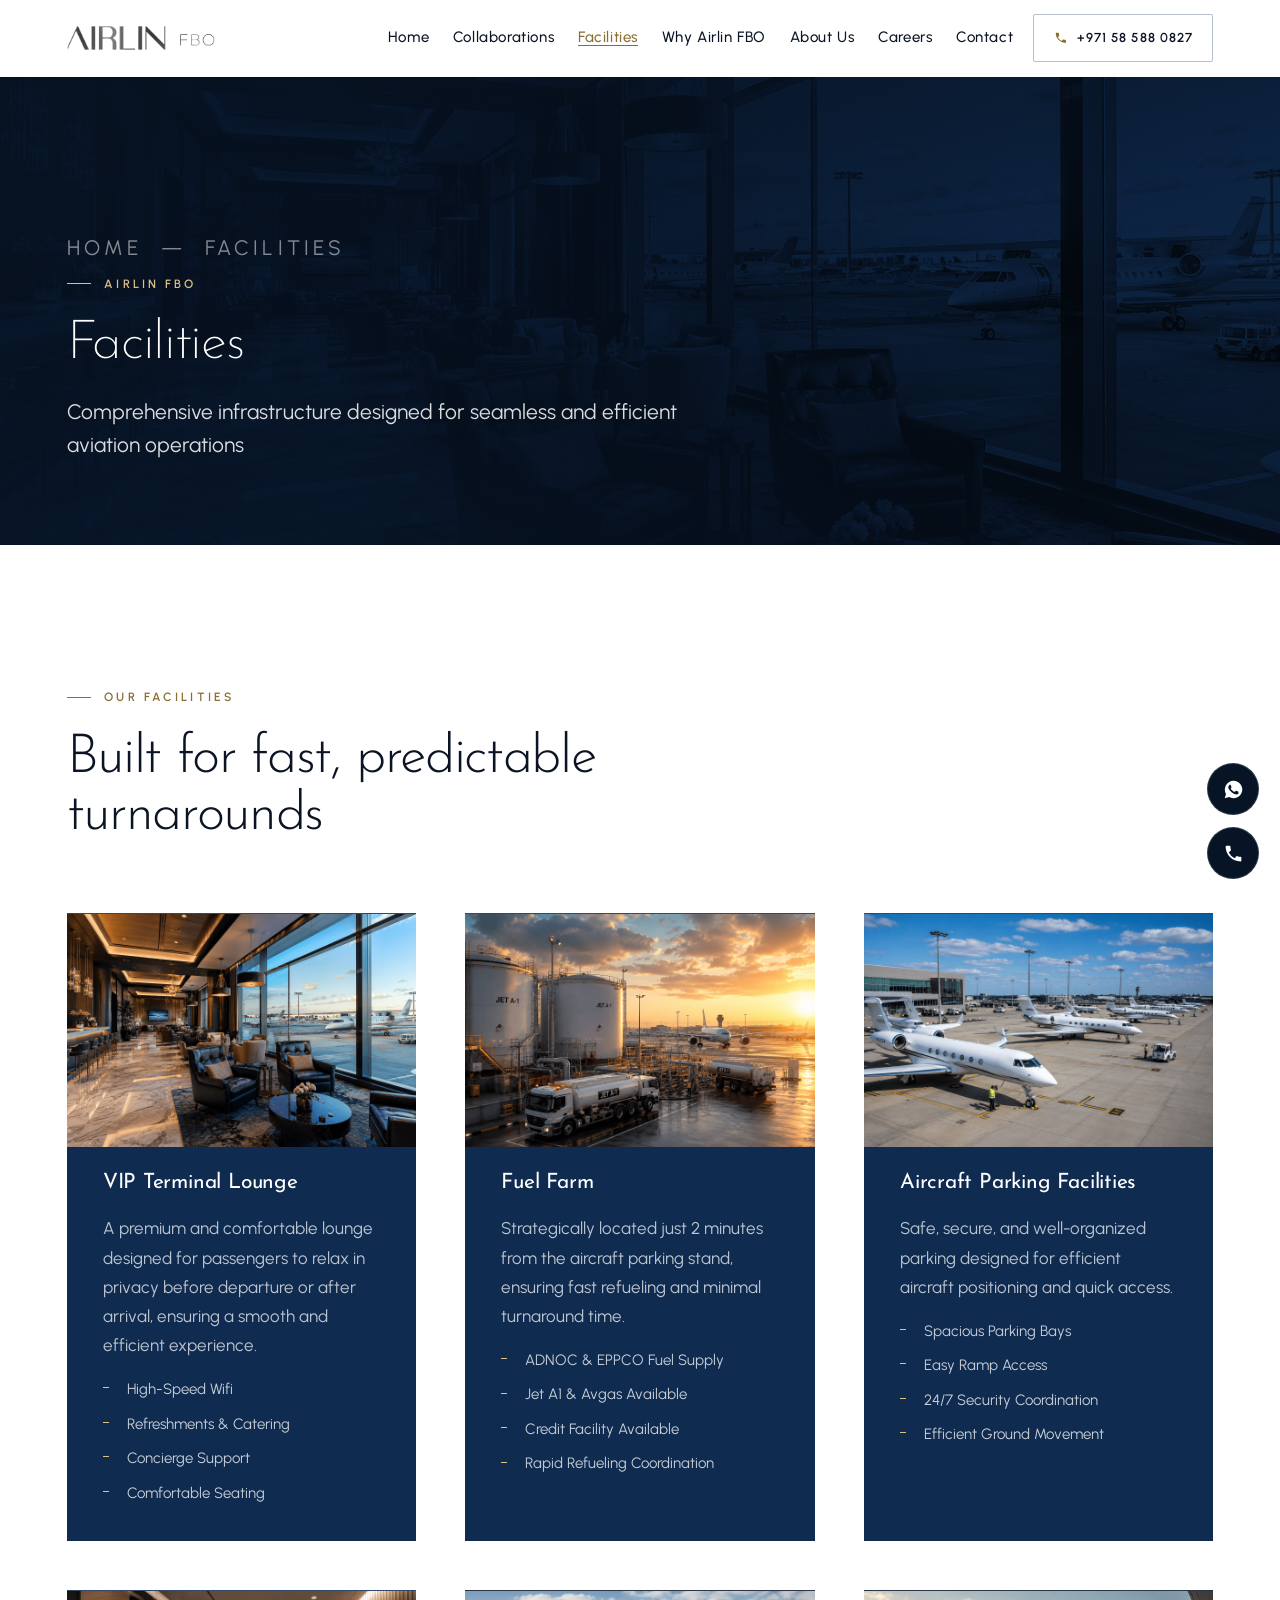
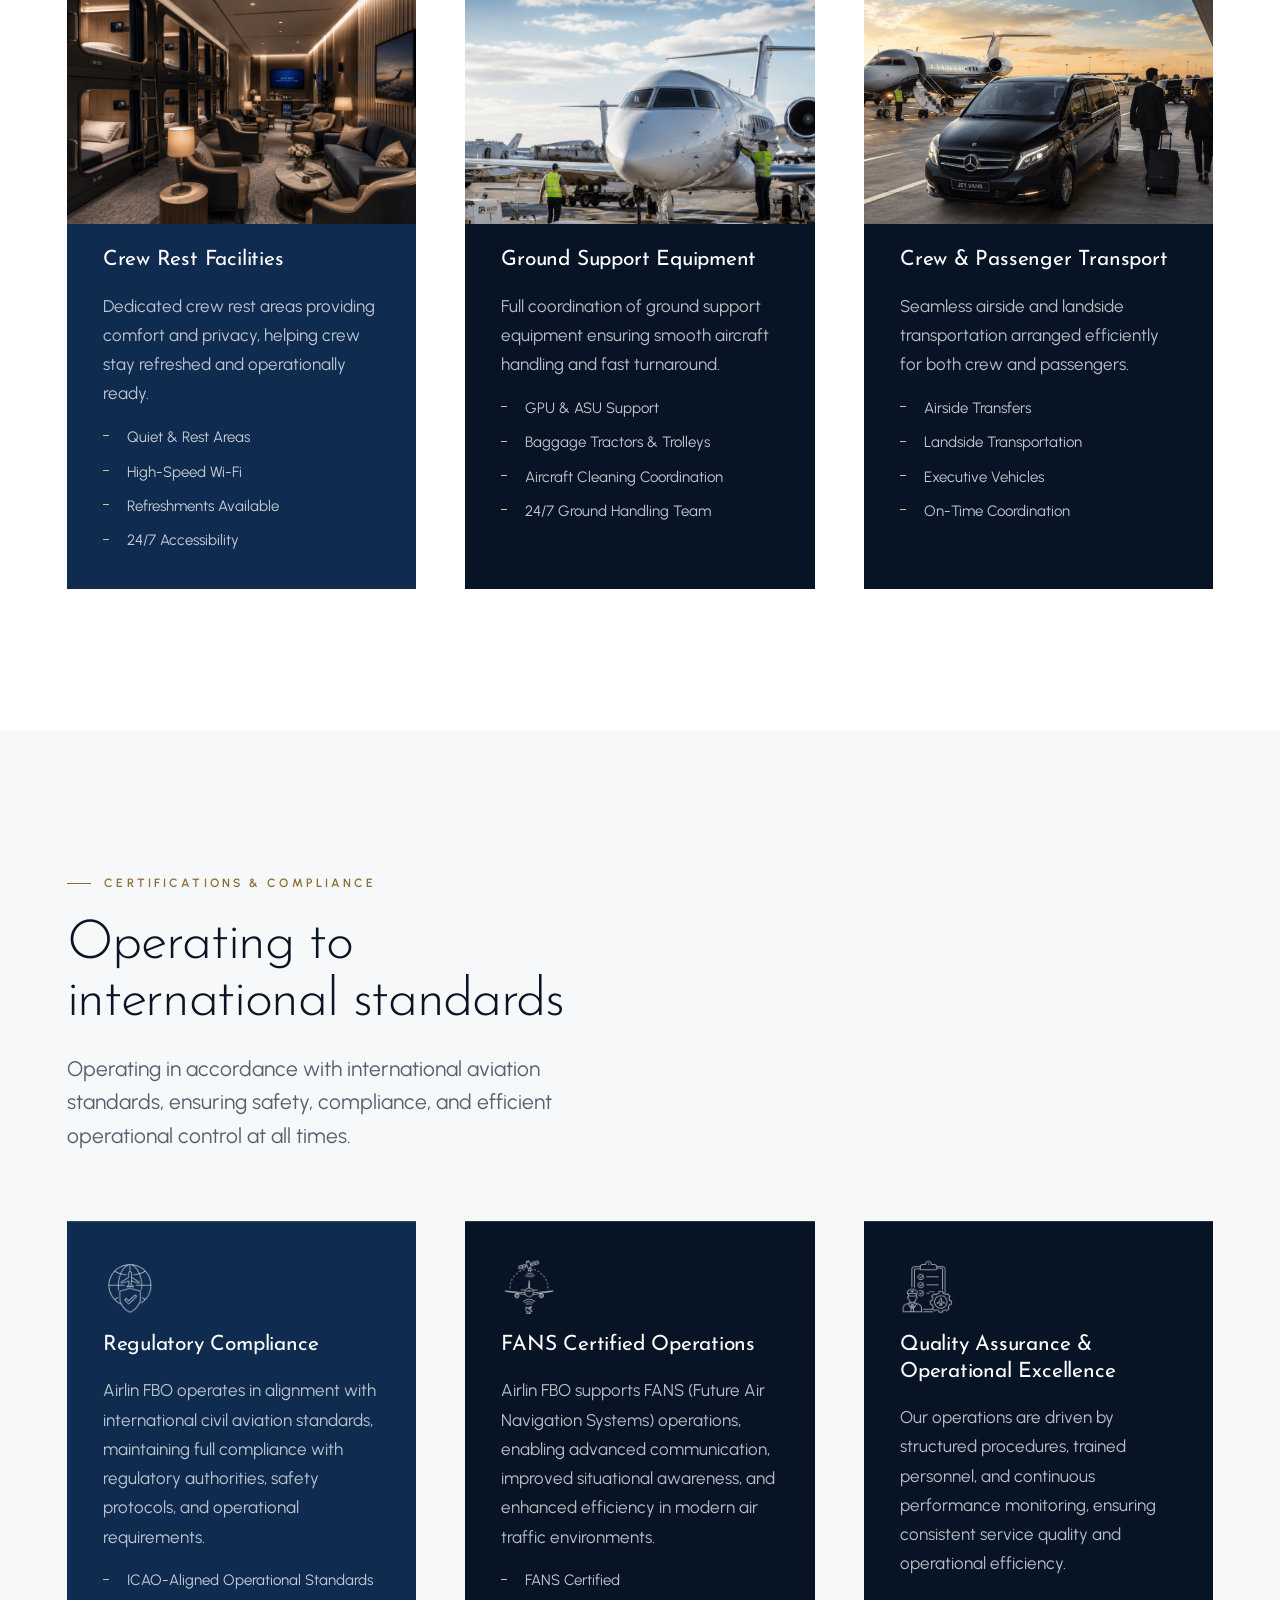
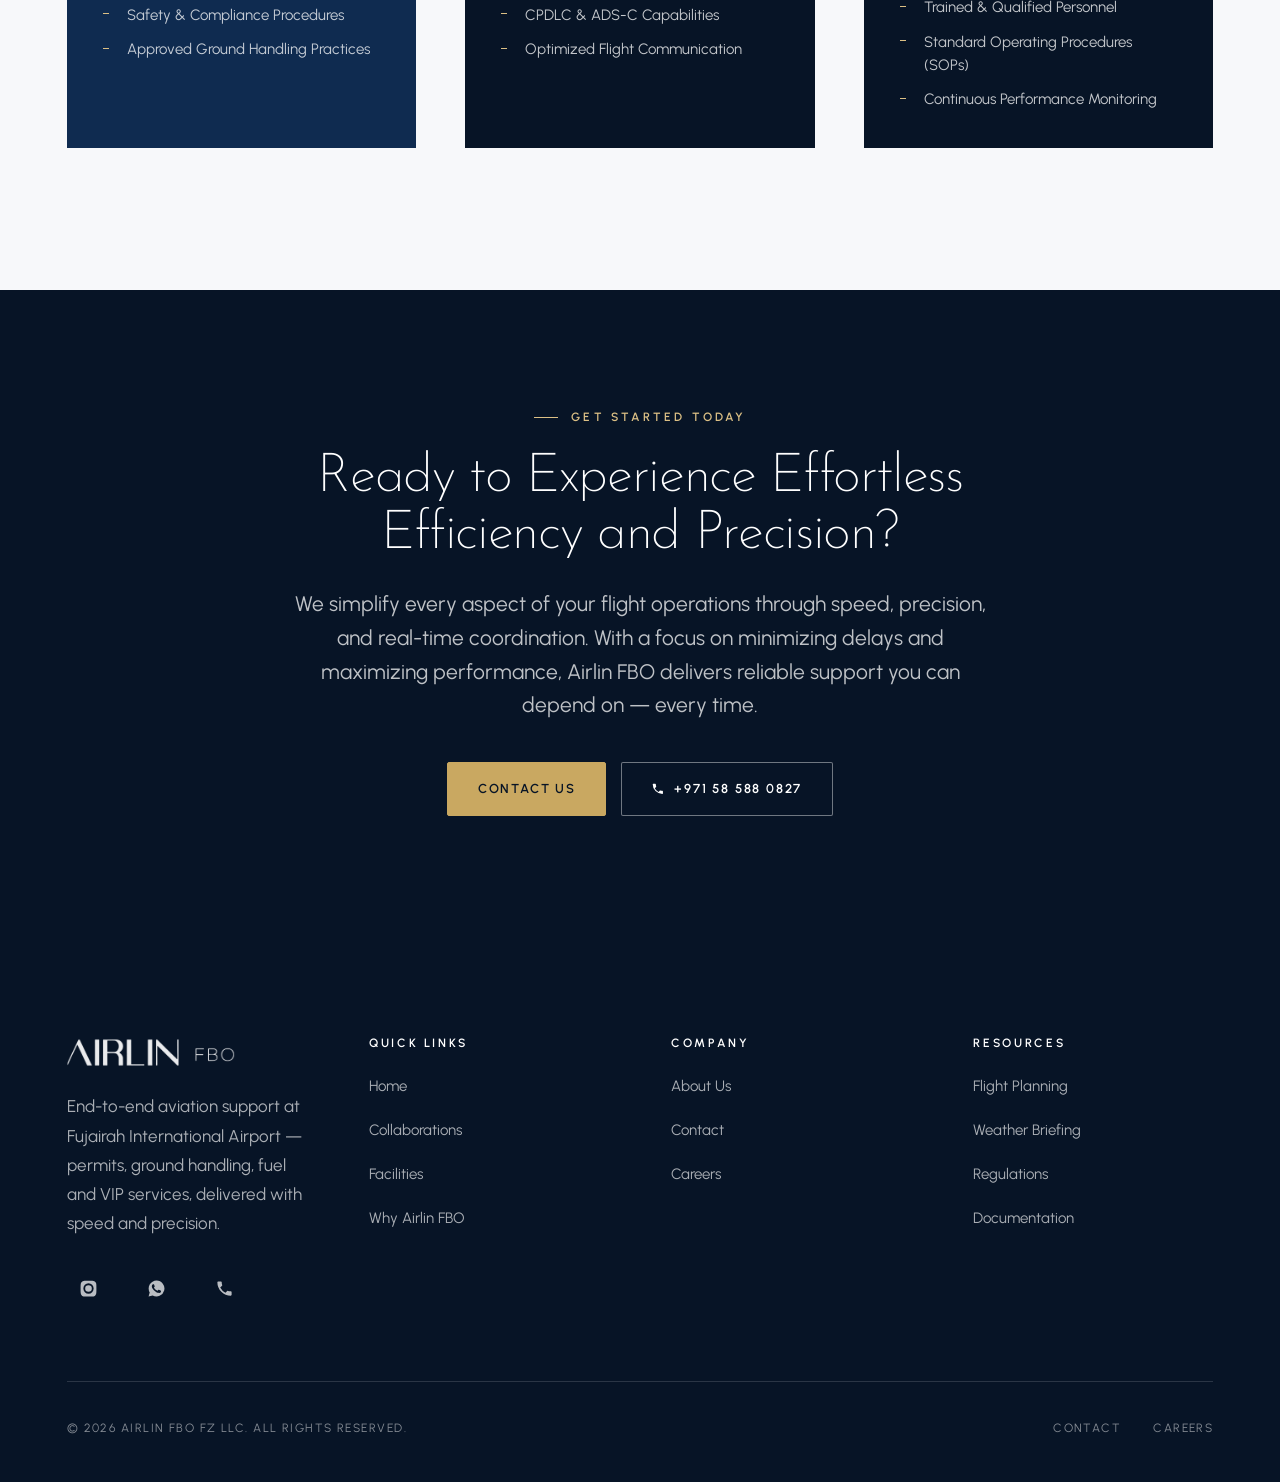
<file: facilities.html>
<!doctype html>
<html lang="en">
<head>
<meta charset="utf-8">
<meta name="viewport" content="width=device-width, initial-scale=1">
<title>Facilities — Airlin FBO</title>
<meta name="description" content="VIP terminal lounge, fuel farm, aircraft parking, crew rest and ground support equipment at Fujairah International Airport.">
<link rel="icon" href="assets/img/fbo-relogo2.png?v=242180">
<link rel="preconnect" href="https://fonts.googleapis.com">
<link rel="preconnect" href="https://fonts.gstatic.com" crossorigin>
<link rel="stylesheet" href="https://fonts.googleapis.com/css2?family=Josefin+Sans:wght@200;300;400;600&family=Urbanist:wght@300;400;500;600&display=swap">
<link rel="stylesheet" href="assets/css/site.css?v=269971">
</head>
<body>
<a class="skip-link" href="#main">Skip to content</a>
<header class="site-header">
  <div class="wrap site-header__inner">
    <a class="site-header__logo" href="index.html" aria-label="Airlin FBO — home">
      <img src="assets/img/fbo-relogo2.png?v=242180" alt="Airlin FBO" width="150" height="28">
    </a>
    <nav class="nav" id="primary-nav" aria-label="Primary">
      <a href="index.html">Home</a>
      <a href="collaborations.html">Collaborations</a>
      <a href="facilities.html" aria-current="page">Facilities</a>
      <a href="why-airlin-fbo.html">Why Airlin FBO</a>
      <a href="about.html">About Us</a>
      <a href="careers.html">Careers</a>
      <a href="contact.html">Contact</a>
    </nav>
    <div class="header-cta">
      <a class="btn btn--call" href="tel:+971585880827"><svg viewBox="0 0 24 24" aria-hidden="true" focusable="false"><path d="M6.6 10.8a15.1 15.1 0 0 0 6.6 6.6l2.2-2.2c.3-.3.7-.4 1-.2 1.2.4 2.4.6 3.6.6.6 0 1 .4 1 1V20c0 .6-.4 1-1 1A17 17 0 0 1 3 4c0-.6.4-1 1-1h3.5c.6 0 1 .4 1 1 0 1.3.2 2.5.6 3.6.1.3 0 .7-.2 1l-2.3 2.2z"/></svg><span class="btn__label">+971 58 588 0827</span></a>
    </div>
    <button class="nav-toggle" type="button" aria-expanded="false"
            aria-controls="primary-nav" aria-label="Open menu"><svg viewBox="0 0 24 24" aria-hidden="true" focusable="false"><path d="M3 6h18v2H3V6zm0 5h18v2H3v-2zm0 5h18v2H3v-2z"/></svg></button>
  </div>
</header>
<main id="main">
<section class="page-hero">
  <div class="page-hero__media">
    <img src="assets/img/VIP-Terminal-Lounge.jpg?v=242267" alt="" width="1536" height="1024" fetchpriority="high">
  </div>
  <div class="wrap">
    <p class="breadcrumb"><a href="index.html">Home</a> &nbsp;&mdash;&nbsp; Facilities</p>
    <span class="kicker">Airlin FBO</span>
    <h1>Facilities</h1>
    <p>Comprehensive infrastructure designed for seamless and efficient aviation operations</p>
  </div>
</section>

<section class="section">
  <div class="wrap">
    <div class="section-head js-reveal"><span class="kicker">Our Facilities</span><h2 class="section-title">Built for fast, predictable turnarounds</h2></div>
    <div class="grid grid--3"><article class="card js-reveal"><div class="card__media"><img src="assets/img/VIP-Terminal-Lounge.jpg?v=242267" alt="VIP Terminal Lounge" width="880" height="587" loading="lazy"></div><h3>VIP Terminal Lounge</h3><p>A premium and comfortable lounge designed for passengers to relax in privacy before departure or after arrival, ensuring a smooth and efficient experience.</p><ul class="checklist"><li>High-Speed Wifi</li><li>Refreshments &amp; Catering</li><li>Concierge Support</li><li>Comfortable Seating</li></ul></article><article class="card js-reveal"><div class="card__media"><img src="assets/img/fuel-farm.jpg?v=256603" alt="Fuel Farm" width="880" height="587" loading="lazy"></div><h3>Fuel Farm</h3><p>Strategically located just 2 minutes from the aircraft parking stand, ensuring fast refueling and minimal turnaround time.</p><ul class="checklist"><li>ADNOC &amp; EPPCO Fuel Supply</li><li>Jet A1 &amp; Avgas Available</li><li>Credit Facility Available</li><li>Rapid Refueling Coordination</li></ul></article><article class="card js-reveal"><div class="card__media"><img src="assets/img/Aircraft-Parking-Facilities.jpg?v=242267" alt="Aircraft Parking Facilities" width="880" height="587" loading="lazy"></div><h3>Aircraft Parking Facilities</h3><p>Safe, secure, and well-organized parking designed for efficient aircraft positioning and quick access.</p><ul class="checklist"><li>Spacious Parking Bays</li><li>Easy Ramp Access</li><li>24/7 Security Coordination</li><li>Efficient Ground Movement</li></ul></article><article class="card js-reveal"><div class="card__media"><img src="assets/img/crew-rest-facilities.jpg?v=256603" alt="Crew Rest Facilities" width="880" height="587" loading="lazy"></div><h3>Crew Rest Facilities</h3><p>Dedicated crew rest areas providing comfort and privacy, helping crew stay refreshed and operationally ready.</p><ul class="checklist"><li>Quiet &amp; Rest Areas</li><li>High-Speed Wi-Fi</li><li>Refreshments Available</li><li>24/7 Accessibility</li></ul></article><article class="card js-reveal"><div class="card__media"><img src="assets/img/ground-support-equipment.jpg?v=256603" alt="Ground Support Equipment" width="880" height="587" loading="lazy"></div><h3>Ground Support Equipment</h3><p>Full coordination of ground support equipment ensuring smooth aircraft handling and fast turnaround.</p><ul class="checklist"><li>GPU &amp; ASU Support</li><li>Baggage Tractors &amp; Trolleys</li><li>Aircraft Cleaning Coordination</li><li>24/7 Ground Handling Team</li></ul></article><article class="card js-reveal"><div class="card__media"><img src="assets/img/crew-passenger-transport.jpg?v=256603" alt="Crew and Passenger Transport" width="880" height="587" loading="lazy"></div><h3>Crew &amp; Passenger Transport</h3><p>Seamless airside and landside transportation arranged efficiently for both crew and passengers.</p><ul class="checklist"><li>Airside Transfers</li><li>Landside Transportation</li><li>Executive Vehicles</li><li>On-Time Coordination</li></ul></article></div>
  </div>
</section>

<section class="section section--surface">
  <div class="wrap">
    <div class="section-head js-reveal"><span class="kicker">Certifications &amp; Compliance</span><h2 class="section-title">Operating to international standards</h2><p>Operating in accordance with international aviation standards, ensuring safety, compliance, and efficient operational control at all times.</p></div>
    <div class="grid grid--3"><article class="card js-reveal"><div class="card__icon"><img src="assets/img/1.png?v=257223" alt="" width="56" height="56" loading="lazy"></div><h3>Regulatory Compliance</h3><p>Airlin FBO operates in alignment with international civil aviation standards, maintaining full compliance with regulatory authorities, safety protocols, and operational requirements.</p><ul class="checklist"><li>ICAO-Aligned Operational Standards</li><li>Safety &amp; Compliance Procedures</li><li>Approved Ground Handling Practices</li></ul></article><article class="card js-reveal"><div class="card__icon"><img src="assets/img/2.png?v=257223" alt="" width="56" height="56" loading="lazy"></div><h3>FANS Certified Operations</h3><p>Airlin FBO supports FANS (Future Air Navigation Systems) operations, enabling advanced communication, improved situational awareness, and enhanced efficiency in modern air traffic environments.</p><ul class="checklist"><li>FANS Certified</li><li>CPDLC &amp; ADS-C Capabilities</li><li>Optimized Flight Communication</li></ul></article><article class="card js-reveal"><div class="card__icon"><img src="assets/img/3.png?v=257223" alt="" width="56" height="56" loading="lazy"></div><h3>Quality Assurance &amp; Operational Excellence</h3><p>Our operations are driven by structured procedures, trained personnel, and continuous performance monitoring, ensuring consistent service quality and operational efficiency.</p><ul class="checklist"><li>Trained &amp; Qualified Personnel</li><li>Standard Operating Procedures (SOPs)</li><li>Continuous Performance Monitoring</li></ul></article></div>
  </div>
</section>

<section class="cta">
  <div class="wrap js-reveal">
    <span class="kicker">Get started today</span>
    <h2>Ready to Experience Effortless Efficiency and Precision?</h2>
    <p>We simplify every aspect of your flight operations through speed, precision, and
       real-time coordination. With a focus on minimizing delays and maximizing performance,
       Airlin FBO delivers reliable support you can depend on &mdash; every time.</p>
    <div class="cta__actions">
      <a class="btn btn--onnavy" href="contact.html">Contact us</a>
      <a class="btn btn--outline-light" href="tel:+971585880827"><svg viewBox="0 0 24 24" aria-hidden="true" focusable="false"><path d="M6.6 10.8a15.1 15.1 0 0 0 6.6 6.6l2.2-2.2c.3-.3.7-.4 1-.2 1.2.4 2.4.6 3.6.6.6 0 1 .4 1 1V20c0 .6-.4 1-1 1A17 17 0 0 1 3 4c0-.6.4-1 1-1h3.5c.6 0 1 .4 1 1 0 1.3.2 2.5.6 3.6.1.3 0 .7-.2 1l-2.3 2.2z"/></svg>+971 58 588 0827</a>
    </div>
  </div>
</section>
</main>
<footer class="site-footer">
  <div class="wrap">
    <div class="footer-grid">
      <div class="footer-brand">
        <img src="assets/img/fbo-relogo2.png?v=242180" alt="Airlin FBO" width="160" height="30">
        <p>End-to-end aviation support at Fujairah International Airport — permits, ground
           handling, fuel and VIP services, delivered with speed and precision.</p>
        <div class="socials">
          <a href="https://www.instagram.com/airlinfbo/" aria-label="Airlin FBO on Instagram"><svg viewBox="0 0 24 24" aria-hidden="true" focusable="false"><path d="M12 2.2c3.2 0 3.6 0 4.9.1 1.2.1 1.8.2 2.2.4.6.2 1 .5 1.4 1 .5.4.8.8 1 1.4.2.4.3 1 .4 2.2.1 1.3.1 1.7.1 4.9s0 3.6-.1 4.9c-.1 1.2-.2 1.8-.4 2.2-.2.6-.5 1-1 1.4-.4.5-.8.8-1.4 1-.4.2-1 .3-2.2.4-1.3.1-1.7.1-4.9.1s-3.6 0-4.9-.1c-1.2-.1-1.8-.2-2.2-.4-.6-.2-1-.5-1.4-1-.5-.4-.8-.8-1-1.4-.2-.4-.3-1-.4-2.2-.1-1.3-.1-1.7-.1-4.9s0-3.6.1-4.9c.1-1.2.2-1.8.4-2.2.2-.6.5-1 1-1.4.4-.5.8-.8 1.4-1 .4-.2 1-.3 2.2-.4 1.3-.1 1.7-.1 4.9-.1zm0 3.3a6.5 6.5 0 1 0 0 13 6.5 6.5 0 0 0 0-13zm0 10.7a4.2 4.2 0 1 1 0-8.4 4.2 4.2 0 0 1 0 8.4zm6.8-11a1.5 1.5 0 1 1-3 0 1.5 1.5 0 0 1 3 0z"/></svg></a>
          <a href="https://wa.me/971585880827" aria-label="Airlin FBO on WhatsApp"><svg viewBox="0 0 24 24" aria-hidden="true" focusable="false"><path d="M12 2a10 10 0 0 0-8.6 15L2 22l5.1-1.3A10 10 0 1 0 12 2zm5.8 14.2c-.2.7-1.4 1.3-2 1.4-.5.1-1.1.1-1.8-.1-.4-.1-1-.3-1.7-.6-3-1.3-4.9-4.3-5-4.5-.2-.2-1.2-1.6-1.2-3s.7-2.1 1-2.4c.2-.3.5-.4.7-.4h.5c.2 0 .4 0 .6.5l.8 2c.1.2.1.4 0 .5l-.3.5-.4.4c-.1.1-.3.3-.1.6.2.3.8 1.3 1.7 2.1 1.2 1 2.1 1.4 2.4 1.5.3.1.5.1.6-.1l.9-1c.2-.2.3-.2.6-.1l2 .9c.3.1.5.2.5.4v1z"/></svg></a>
          <a href="tel:+971585880827" aria-label="Call Airlin FBO"><svg viewBox="0 0 24 24" aria-hidden="true" focusable="false"><path d="M6.6 10.8a15.1 15.1 0 0 0 6.6 6.6l2.2-2.2c.3-.3.7-.4 1-.2 1.2.4 2.4.6 3.6.6.6 0 1 .4 1 1V20c0 .6-.4 1-1 1A17 17 0 0 1 3 4c0-.6.4-1 1-1h3.5c.6 0 1 .4 1 1 0 1.3.2 2.5.6 3.6.1.3 0 .7-.2 1l-2.3 2.2z"/></svg></a>
        </div>
      </div>
      <div><h2>Quick Links</h2><ul class="footer-links"><li><a href="index.html">Home</a></li><li><a href="collaborations.html">Collaborations</a></li><li><a href="facilities.html">Facilities</a></li><li><a href="why-airlin-fbo.html">Why Airlin FBO</a></li></ul></div>
      <div><h2>Company</h2><ul class="footer-links"><li><a href="about.html">About Us</a></li><li><a href="contact.html">Contact</a></li><li><a href="careers.html">Careers</a></li></ul></div>
      <div><h2>Resources</h2><ul class="footer-links"><li><a href="tel:+971585880827">Flight Planning</a></li><li><a href="tel:+971585880827">Weather Briefing</a></li><li><a href="tel:+971585880827">Regulations</a></li><li><a href="tel:+971585880827">Documentation</a></li></ul></div>
    </div>
    <div class="footer-bottom">
      <p>&copy; 2026 Airlin FBO FZ LLC. All rights reserved.</p>
      <nav aria-label="Footer">
        <a href="contact.html">Contact</a>
        <a href="careers.html">Careers</a>
      </nav>
    </div>
  </div>
</footer>
<div class="fab-stack">
  <a class="fab" href="https://wa.me/971585880827" aria-label="Message Airlin FBO on WhatsApp"><svg viewBox="0 0 24 24" aria-hidden="true" focusable="false"><path d="M12 2a10 10 0 0 0-8.6 15L2 22l5.1-1.3A10 10 0 1 0 12 2zm5.8 14.2c-.2.7-1.4 1.3-2 1.4-.5.1-1.1.1-1.8-.1-.4-.1-1-.3-1.7-.6-3-1.3-4.9-4.3-5-4.5-.2-.2-1.2-1.6-1.2-3s.7-2.1 1-2.4c.2-.3.5-.4.7-.4h.5c.2 0 .4 0 .6.5l.8 2c.1.2.1.4 0 .5l-.3.5-.4.4c-.1.1-.3.3-.1.6.2.3.8 1.3 1.7 2.1 1.2 1 2.1 1.4 2.4 1.5.3.1.5.1.6-.1l.9-1c.2-.2.3-.2.6-.1l2 .9c.3.1.5.2.5.4v1z"/></svg></a>
  <a class="fab" href="tel:+971585880827" aria-label="Call Airlin FBO"><svg viewBox="0 0 24 24" aria-hidden="true" focusable="false"><path d="M6.6 10.8a15.1 15.1 0 0 0 6.6 6.6l2.2-2.2c.3-.3.7-.4 1-.2 1.2.4 2.4.6 3.6.6.6 0 1 .4 1 1V20c0 .6-.4 1-1 1A17 17 0 0 1 3 4c0-.6.4-1 1-1h3.5c.6 0 1 .4 1 1 0 1.3.2 2.5.6 3.6.1.3 0 .7-.2 1l-2.3 2.2z"/></svg></a>
</div>
<script src="assets/js/site.js?v=258733" defer></script>
</body>
</html>
</file>
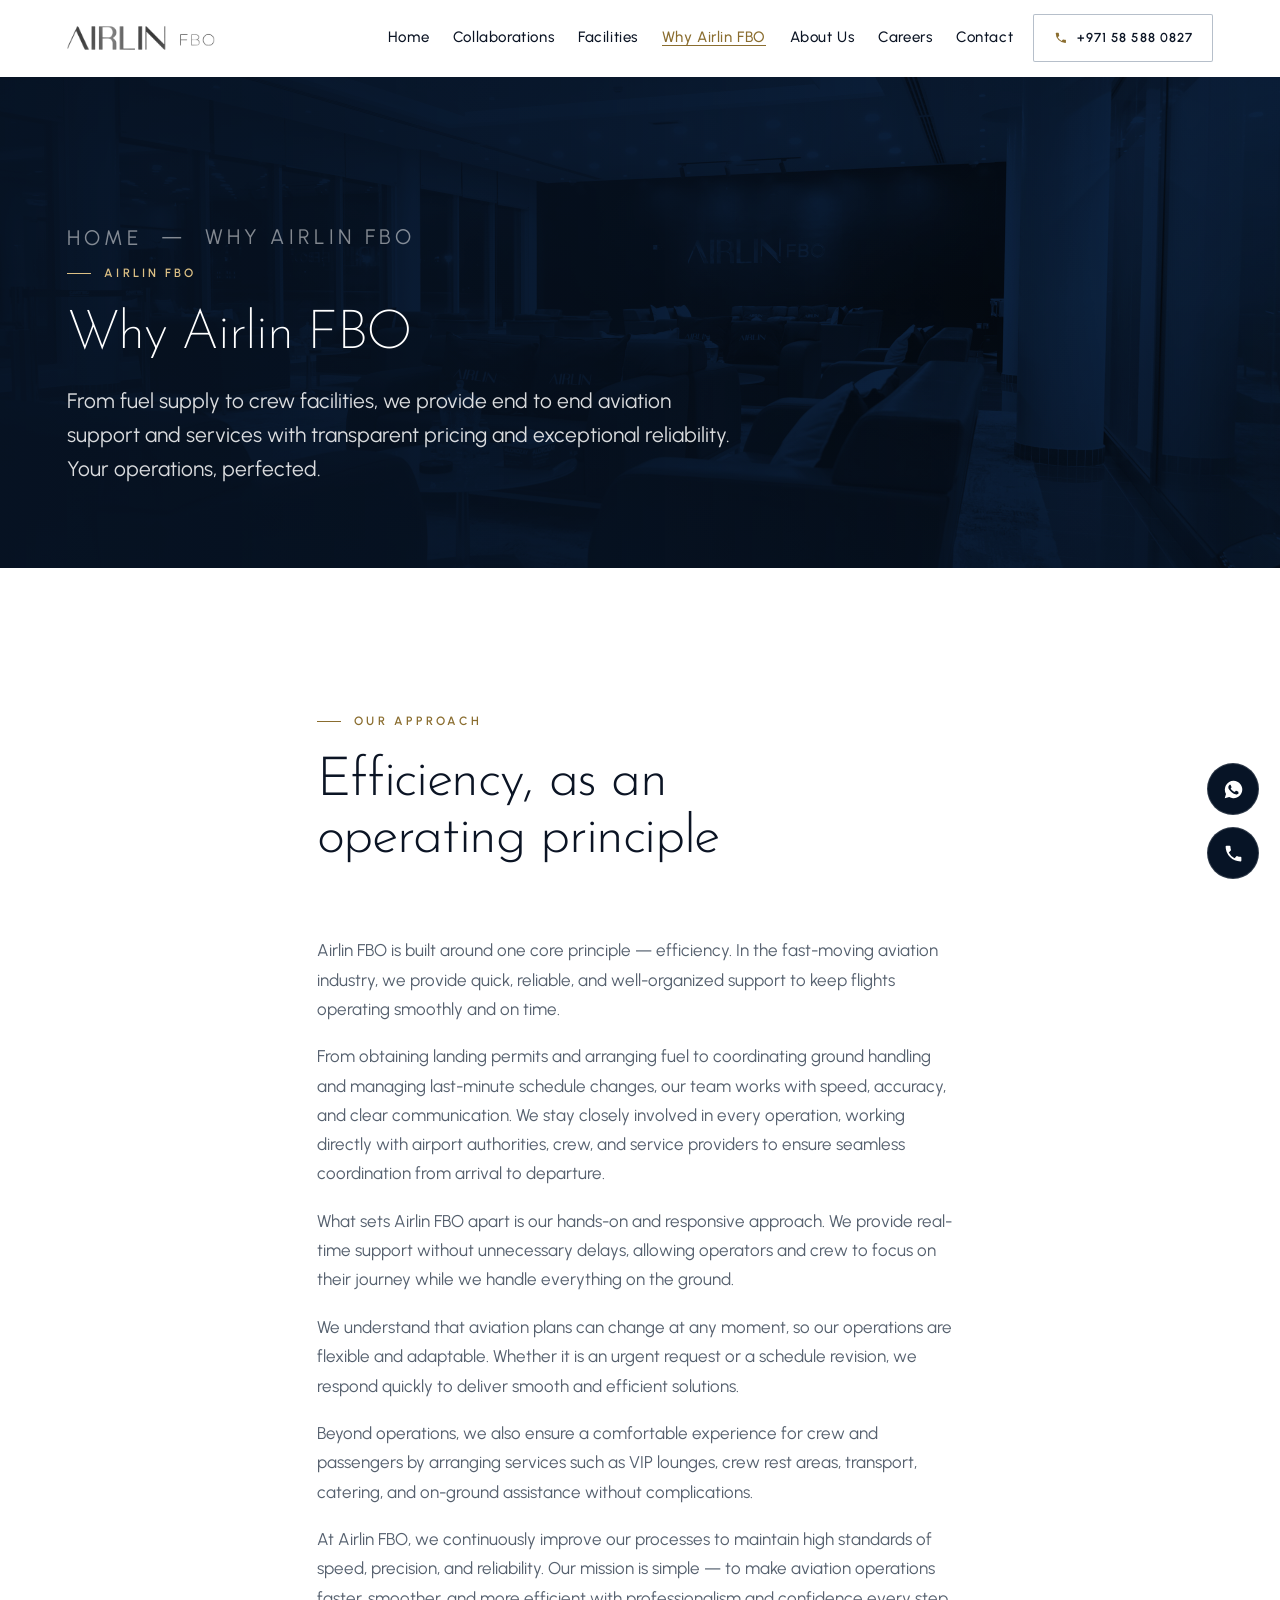
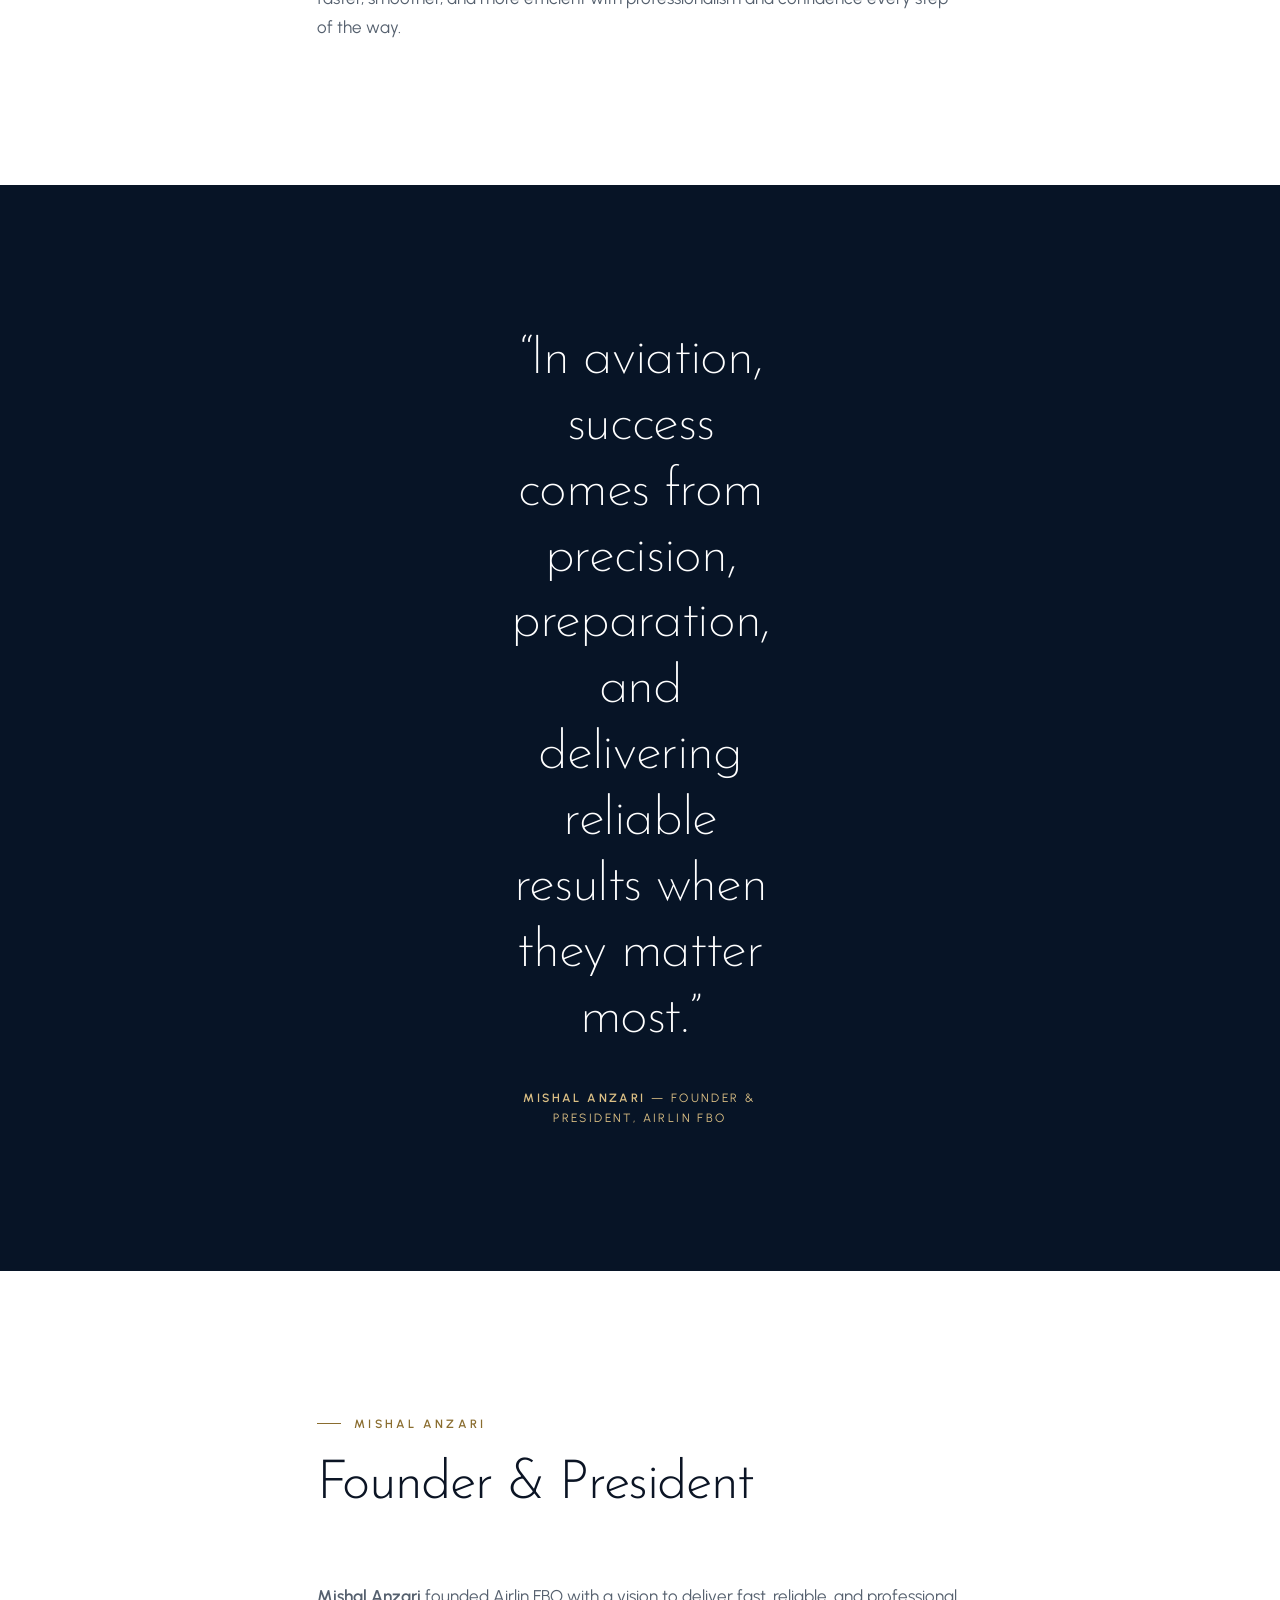
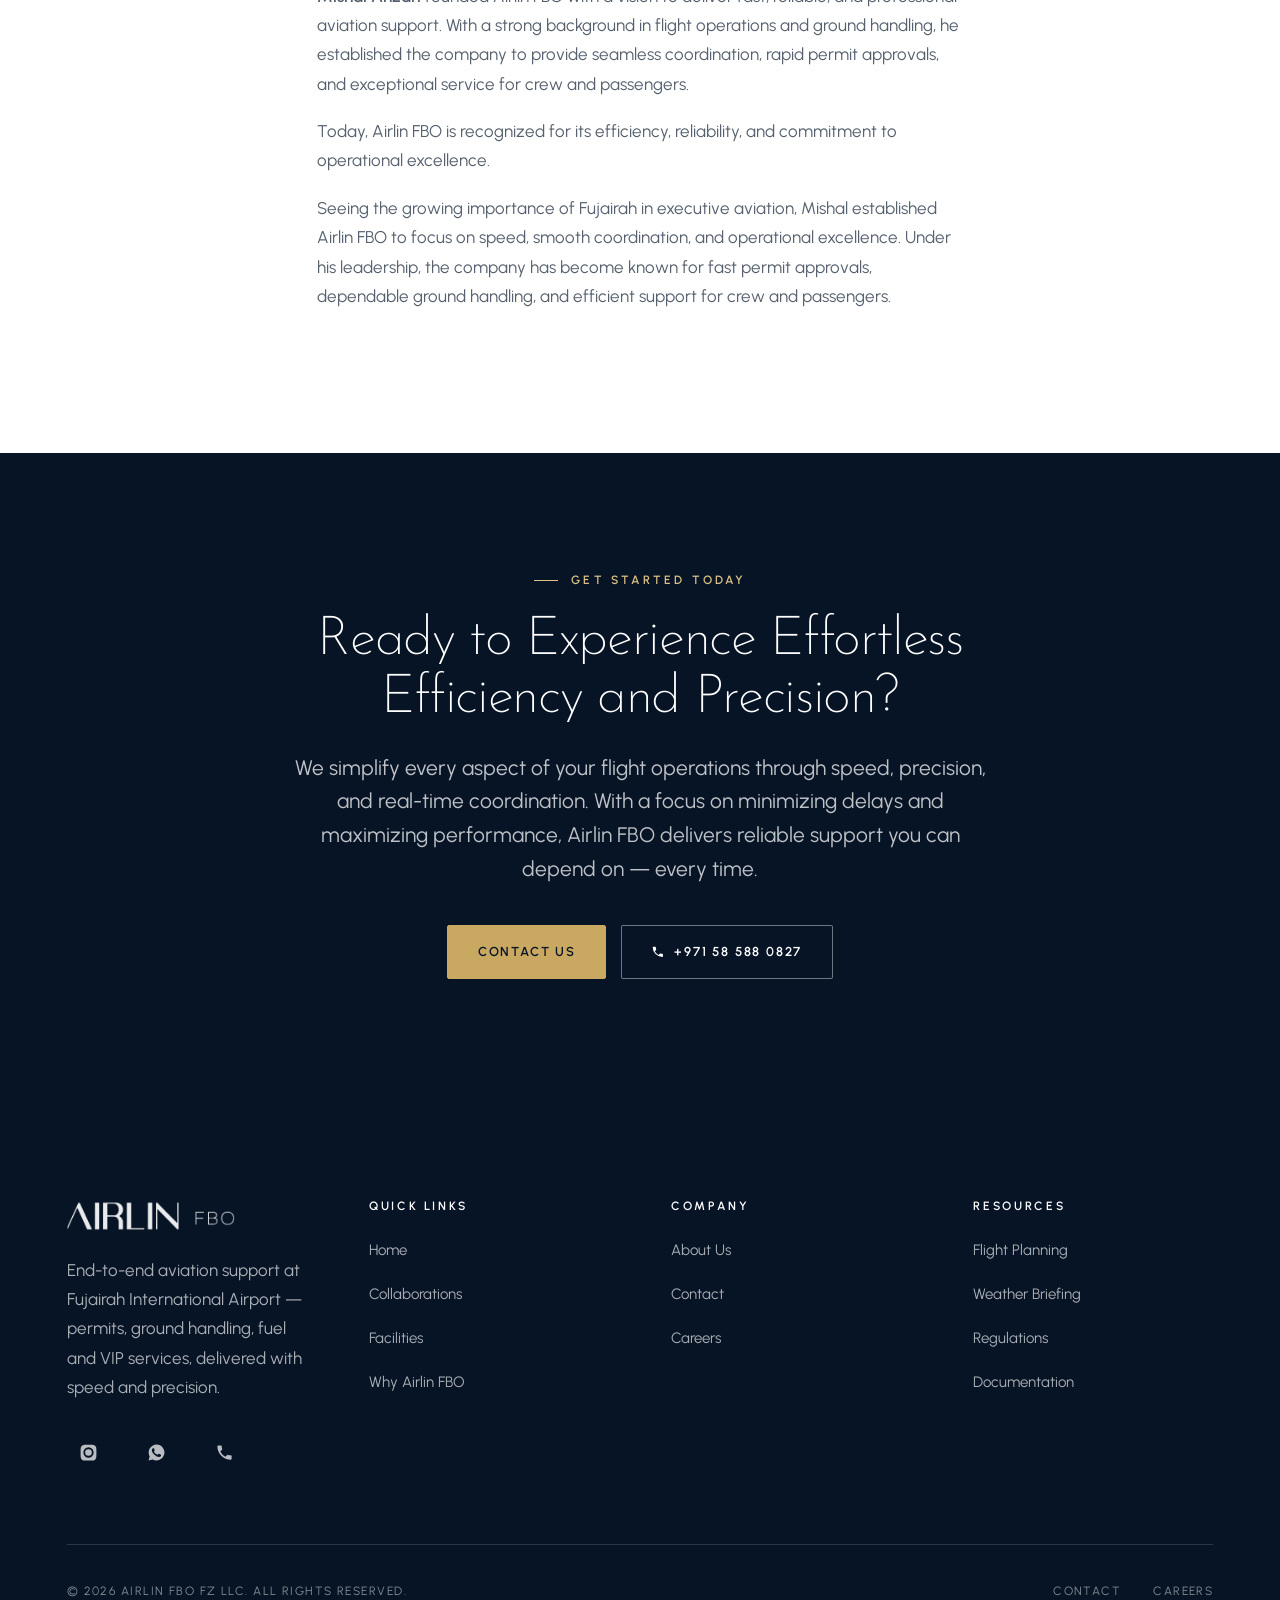
<file: why-airlin-fbo.html>
<!doctype html>
<html lang="en">
<head>
<meta charset="utf-8">
<meta name="viewport" content="width=device-width, initial-scale=1">
<title>Why Airlin FBO — Airlin FBO</title>
<meta name="description" content="Why operators choose Airlin FBO: speed, real-time coordination, and reliable ground support at Fujairah.">
<link rel="icon" href="assets/img/fbo-relogo2.png?v=242180">
<link rel="preconnect" href="https://fonts.googleapis.com">
<link rel="preconnect" href="https://fonts.gstatic.com" crossorigin>
<link rel="stylesheet" href="https://fonts.googleapis.com/css2?family=Josefin+Sans:wght@200;300;400;600&family=Urbanist:wght@300;400;500;600&display=swap">
<link rel="stylesheet" href="assets/css/site.css?v=269971">
</head>
<body>
<a class="skip-link" href="#main">Skip to content</a>
<header class="site-header">
  <div class="wrap site-header__inner">
    <a class="site-header__logo" href="index.html" aria-label="Airlin FBO — home">
      <img src="assets/img/fbo-relogo2.png?v=242180" alt="Airlin FBO" width="150" height="28">
    </a>
    <nav class="nav" id="primary-nav" aria-label="Primary">
      <a href="index.html">Home</a>
      <a href="collaborations.html">Collaborations</a>
      <a href="facilities.html">Facilities</a>
      <a href="why-airlin-fbo.html" aria-current="page">Why Airlin FBO</a>
      <a href="about.html">About Us</a>
      <a href="careers.html">Careers</a>
      <a href="contact.html">Contact</a>
    </nav>
    <div class="header-cta">
      <a class="btn btn--call" href="tel:+971585880827"><svg viewBox="0 0 24 24" aria-hidden="true" focusable="false"><path d="M6.6 10.8a15.1 15.1 0 0 0 6.6 6.6l2.2-2.2c.3-.3.7-.4 1-.2 1.2.4 2.4.6 3.6.6.6 0 1 .4 1 1V20c0 .6-.4 1-1 1A17 17 0 0 1 3 4c0-.6.4-1 1-1h3.5c.6 0 1 .4 1 1 0 1.3.2 2.5.6 3.6.1.3 0 .7-.2 1l-2.3 2.2z"/></svg><span class="btn__label">+971 58 588 0827</span></a>
    </div>
    <button class="nav-toggle" type="button" aria-expanded="false"
            aria-controls="primary-nav" aria-label="Open menu"><svg viewBox="0 0 24 24" aria-hidden="true" focusable="false"><path d="M3 6h18v2H3V6zm0 5h18v2H3v-2zm0 5h18v2H3v-2z"/></svg></button>
  </div>
</header>
<main id="main">
<section class="page-hero">
  <div class="page-hero__media">
    <img src="assets/img/IMG_8725-scaled.jpg?v=242201" alt="" width="1536" height="1024" fetchpriority="high">
  </div>
  <div class="wrap">
    <p class="breadcrumb"><a href="index.html">Home</a> &nbsp;&mdash;&nbsp; Why Airlin FBO</p>
    <span class="kicker">Airlin FBO</span>
    <h1>Why Airlin FBO</h1>
    <p>From fuel supply to crew facilities, we provide end to end aviation support and services with transparent pricing and exceptional reliability. Your operations, perfected.</p>
  </div>
</section>

<section class="section">
  <div class="wrap" style="max-width:74ch">
    <div class="section-head">
      <span class="kicker">Our approach</span>
      <h2 class="section-title">Efficiency, as an operating principle</h2>
    </div>
    <div class="grid" style="gap:1.15rem"><p>Airlin FBO is built around one core principle — efficiency. In the fast-moving aviation industry, we provide quick, reliable, and well-organized support to keep flights operating smoothly and on time.</p><p>From obtaining landing permits and arranging fuel to coordinating ground handling and managing last-minute schedule changes, our team works with speed, accuracy, and clear communication. We stay closely involved in every operation, working directly with airport authorities, crew, and service providers to ensure seamless coordination from arrival to departure.</p><p>What sets Airlin FBO apart is our hands-on and responsive approach. We provide real-time support without unnecessary delays, allowing operators and crew to focus on their journey while we handle everything on the ground.</p><p>We understand that aviation plans can change at any moment, so our operations are flexible and adaptable. Whether it is an urgent request or a schedule revision, we respond quickly to deliver smooth and efficient solutions.</p><p>Beyond operations, we also ensure a comfortable experience for crew and passengers by arranging services such as VIP lounges, crew rest areas, transport, catering, and on-ground assistance without complications.</p><p>At Airlin FBO, we continuously improve our processes to maintain high standards of speed, precision, and reliability. Our mission is simple — to make aviation operations faster, smoother, and more efficient with professionalism and confidence every step of the way.</p></div>
  </div>
</section>

<section class="section section--dark">
  <div class="wrap">
    <blockquote class="pullquote js-reveal">
      <p>&ldquo;In aviation, success comes from precision, preparation, and delivering reliable
         results when they matter most.&rdquo;</p>
      <cite><strong class="name">Mishal Anzari</strong> &mdash; Founder &amp; President, Airlin FBO</cite>
    </blockquote>
  </div>
</section>

<section class="section">
  <div class="wrap" style="max-width:74ch">
    <div class="section-head">
      <span class="kicker"><strong class="name">Mishal Anzari</strong></span>
      <h2 class="section-title">Founder &amp; President</h2>
    </div>
    <div class="grid" style="gap:1.15rem"><p><strong class="name">Mishal Anzari</strong> founded Airlin FBO with a vision to deliver fast, reliable, and professional aviation support. With a strong background in flight operations and ground handling, he established the company to provide seamless coordination, rapid permit approvals, and exceptional service for crew and passengers.</p><p>Today, Airlin FBO is recognized for its efficiency, reliability, and commitment to operational excellence.</p><p>Seeing the growing importance of Fujairah in executive aviation, Mishal established Airlin FBO to focus on speed, smooth coordination, and operational excellence. Under his leadership, the company has become known for fast permit approvals, dependable ground handling, and efficient support for crew and passengers.</p></div>
  </div>
</section>

<section class="cta">
  <div class="wrap js-reveal">
    <span class="kicker">Get started today</span>
    <h2>Ready to Experience Effortless Efficiency and Precision?</h2>
    <p>We simplify every aspect of your flight operations through speed, precision, and
       real-time coordination. With a focus on minimizing delays and maximizing performance,
       Airlin FBO delivers reliable support you can depend on &mdash; every time.</p>
    <div class="cta__actions">
      <a class="btn btn--onnavy" href="contact.html">Contact us</a>
      <a class="btn btn--outline-light" href="tel:+971585880827"><svg viewBox="0 0 24 24" aria-hidden="true" focusable="false"><path d="M6.6 10.8a15.1 15.1 0 0 0 6.6 6.6l2.2-2.2c.3-.3.7-.4 1-.2 1.2.4 2.4.6 3.6.6.6 0 1 .4 1 1V20c0 .6-.4 1-1 1A17 17 0 0 1 3 4c0-.6.4-1 1-1h3.5c.6 0 1 .4 1 1 0 1.3.2 2.5.6 3.6.1.3 0 .7-.2 1l-2.3 2.2z"/></svg>+971 58 588 0827</a>
    </div>
  </div>
</section>
</main>
<footer class="site-footer">
  <div class="wrap">
    <div class="footer-grid">
      <div class="footer-brand">
        <img src="assets/img/fbo-relogo2.png?v=242180" alt="Airlin FBO" width="160" height="30">
        <p>End-to-end aviation support at Fujairah International Airport — permits, ground
           handling, fuel and VIP services, delivered with speed and precision.</p>
        <div class="socials">
          <a href="https://www.instagram.com/airlinfbo/" aria-label="Airlin FBO on Instagram"><svg viewBox="0 0 24 24" aria-hidden="true" focusable="false"><path d="M12 2.2c3.2 0 3.6 0 4.9.1 1.2.1 1.8.2 2.2.4.6.2 1 .5 1.4 1 .5.4.8.8 1 1.4.2.4.3 1 .4 2.2.1 1.3.1 1.7.1 4.9s0 3.6-.1 4.9c-.1 1.2-.2 1.8-.4 2.2-.2.6-.5 1-1 1.4-.4.5-.8.8-1.4 1-.4.2-1 .3-2.2.4-1.3.1-1.7.1-4.9.1s-3.6 0-4.9-.1c-1.2-.1-1.8-.2-2.2-.4-.6-.2-1-.5-1.4-1-.5-.4-.8-.8-1-1.4-.2-.4-.3-1-.4-2.2-.1-1.3-.1-1.7-.1-4.9s0-3.6.1-4.9c.1-1.2.2-1.8.4-2.2.2-.6.5-1 1-1.4.4-.5.8-.8 1.4-1 .4-.2 1-.3 2.2-.4 1.3-.1 1.7-.1 4.9-.1zm0 3.3a6.5 6.5 0 1 0 0 13 6.5 6.5 0 0 0 0-13zm0 10.7a4.2 4.2 0 1 1 0-8.4 4.2 4.2 0 0 1 0 8.4zm6.8-11a1.5 1.5 0 1 1-3 0 1.5 1.5 0 0 1 3 0z"/></svg></a>
          <a href="https://wa.me/971585880827" aria-label="Airlin FBO on WhatsApp"><svg viewBox="0 0 24 24" aria-hidden="true" focusable="false"><path d="M12 2a10 10 0 0 0-8.6 15L2 22l5.1-1.3A10 10 0 1 0 12 2zm5.8 14.2c-.2.7-1.4 1.3-2 1.4-.5.1-1.1.1-1.8-.1-.4-.1-1-.3-1.7-.6-3-1.3-4.9-4.3-5-4.5-.2-.2-1.2-1.6-1.2-3s.7-2.1 1-2.4c.2-.3.5-.4.7-.4h.5c.2 0 .4 0 .6.5l.8 2c.1.2.1.4 0 .5l-.3.5-.4.4c-.1.1-.3.3-.1.6.2.3.8 1.3 1.7 2.1 1.2 1 2.1 1.4 2.4 1.5.3.1.5.1.6-.1l.9-1c.2-.2.3-.2.6-.1l2 .9c.3.1.5.2.5.4v1z"/></svg></a>
          <a href="tel:+971585880827" aria-label="Call Airlin FBO"><svg viewBox="0 0 24 24" aria-hidden="true" focusable="false"><path d="M6.6 10.8a15.1 15.1 0 0 0 6.6 6.6l2.2-2.2c.3-.3.7-.4 1-.2 1.2.4 2.4.6 3.6.6.6 0 1 .4 1 1V20c0 .6-.4 1-1 1A17 17 0 0 1 3 4c0-.6.4-1 1-1h3.5c.6 0 1 .4 1 1 0 1.3.2 2.5.6 3.6.1.3 0 .7-.2 1l-2.3 2.2z"/></svg></a>
        </div>
      </div>
      <div><h2>Quick Links</h2><ul class="footer-links"><li><a href="index.html">Home</a></li><li><a href="collaborations.html">Collaborations</a></li><li><a href="facilities.html">Facilities</a></li><li><a href="why-airlin-fbo.html">Why Airlin FBO</a></li></ul></div>
      <div><h2>Company</h2><ul class="footer-links"><li><a href="about.html">About Us</a></li><li><a href="contact.html">Contact</a></li><li><a href="careers.html">Careers</a></li></ul></div>
      <div><h2>Resources</h2><ul class="footer-links"><li><a href="tel:+971585880827">Flight Planning</a></li><li><a href="tel:+971585880827">Weather Briefing</a></li><li><a href="tel:+971585880827">Regulations</a></li><li><a href="tel:+971585880827">Documentation</a></li></ul></div>
    </div>
    <div class="footer-bottom">
      <p>&copy; 2026 Airlin FBO FZ LLC. All rights reserved.</p>
      <nav aria-label="Footer">
        <a href="contact.html">Contact</a>
        <a href="careers.html">Careers</a>
      </nav>
    </div>
  </div>
</footer>
<div class="fab-stack">
  <a class="fab" href="https://wa.me/971585880827" aria-label="Message Airlin FBO on WhatsApp"><svg viewBox="0 0 24 24" aria-hidden="true" focusable="false"><path d="M12 2a10 10 0 0 0-8.6 15L2 22l5.1-1.3A10 10 0 1 0 12 2zm5.8 14.2c-.2.7-1.4 1.3-2 1.4-.5.1-1.1.1-1.8-.1-.4-.1-1-.3-1.7-.6-3-1.3-4.9-4.3-5-4.5-.2-.2-1.2-1.6-1.2-3s.7-2.1 1-2.4c.2-.3.5-.4.7-.4h.5c.2 0 .4 0 .6.5l.8 2c.1.2.1.4 0 .5l-.3.5-.4.4c-.1.1-.3.3-.1.6.2.3.8 1.3 1.7 2.1 1.2 1 2.1 1.4 2.4 1.5.3.1.5.1.6-.1l.9-1c.2-.2.3-.2.6-.1l2 .9c.3.1.5.2.5.4v1z"/></svg></a>
  <a class="fab" href="tel:+971585880827" aria-label="Call Airlin FBO"><svg viewBox="0 0 24 24" aria-hidden="true" focusable="false"><path d="M6.6 10.8a15.1 15.1 0 0 0 6.6 6.6l2.2-2.2c.3-.3.7-.4 1-.2 1.2.4 2.4.6 3.6.6.6 0 1 .4 1 1V20c0 .6-.4 1-1 1A17 17 0 0 1 3 4c0-.6.4-1 1-1h3.5c.6 0 1 .4 1 1 0 1.3.2 2.5.6 3.6.1.3 0 .7-.2 1l-2.3 2.2z"/></svg></a>
</div>
<script src="assets/js/site.js?v=258733" defer></script>
</body>
</html>
</file>
<file: assets/css/site.css>
/* ==========================================================================
   Airlin FBO — design system

   Editorial rather than app-like. The rules that carry the tone:
   boxes are defined by hairlines and space instead of shadows and radii,
   display type is light and tightly tracked, gold appears as a 1px accent
   rather than a fill, and dark sections set the rhythm.
   ========================================================================== */

/* 1. Tokens ------------------------------------------------------------- */

:root {
  --navy:       #0F2B50;
  --navy-deep:  #071426;
  --navy-soft:  #1B3D68;

  /* Fill only. 2.27:1 on white, so it must never carry text on a light ground. */
  --gold:       #C9A861;
  /* Gold text on dark grounds: 6.9:1 on --navy-deep. */
  --gold-bright:#DCC085;
  /* Gold text and focus rings on light grounds: 4.87:1 on white. */
  --gold-text:  #8A6D2F;

  --ink:        #0B1424;
  --body:       #55606E;
  --muted:      #646F7F;
  --hairline:   #E4E7EC;
  --hairline-d: rgba(255,255,255,.14);
  --surface:    #F7F8FA;

  --font-display: "Josefin Sans", ui-sans-serif, system-ui, -apple-system, sans-serif;
  --font-text:    "Urbanist", ui-sans-serif, system-ui, -apple-system, sans-serif;

  --fs-hero:   clamp(2.5rem, 1.2rem + 5.4vw, 5.25rem);
  --fs-h2:     clamp(1.875rem, 1.15rem + 3vw, 3.375rem);
  --fs-h3:     clamp(1.125rem, 1.05rem + 0.35vw, 1.3125rem);
  /* These values are not all numerals — "24/7 Monitored" and "Full Amenities"
     are words. The binding constraint is the stat column, which is narrowest at
     ~1024px (the feature row splits in two while the page is still narrow), not
     at the smallest viewport. Capped so the longest word clears that case. */
  --fs-stat:   clamp(1.625rem, 1.05rem + 2vw, 2.25rem);
  --fs-lead:   clamp(1.0625rem, 1rem + 0.5vw, 1.3125rem);
  --fs-body:   clamp(1rem, 0.97rem + 0.14vw, 1.0625rem);
  --fs-label:  0.9375rem;
  --fs-kicker: 0.75rem;

  --lh-tight: 1.06;
  --lh-snug:  1.28;
  --lh-body:  1.72;

  --gutter:    clamp(1.5rem, 1rem + 2.4vw, 4rem);
  --section-y: clamp(4.5rem, 2.5rem + 8vw, 9.5rem);
  --maxw:      1240px;
  --measure:   68ch;

  --radius: 2px;

  --ease: cubic-bezier(.16,.84,.44,1);
  --slow: .55s;
  --header-h: 76px;
}

/* 2. Reset -------------------------------------------------------------- */

*, *::before, *::after { box-sizing: border-box; }
html { -webkit-text-size-adjust: 100%; scroll-behavior: smooth; }

body {
  margin: 0;
  font-family: var(--font-text);
  font-size: var(--fs-body);
  line-height: var(--lh-body);
  color: var(--body);
  background: #fff;
  -webkit-font-smoothing: antialiased;
  text-rendering: optimizeLegibility;
  overflow-x: hidden;
}

img, svg, video { max-width: 100%; height: auto; display: block; }
ul, ol { margin: 0; padding: 0; list-style: none; }
/* <figure> carries a UA default of margin:1em 40px. Left in place it added 80px
   between slider items and pushed the first slide to offsetLeft:40, which broke
   the carousel's position maths. */
figure, blockquote, dl, dd { margin: 0; }
a { color: inherit; text-decoration: none; }
button { font: inherit; }

h1, h2, h3, h4 {
  margin: 0;
  font-family: var(--font-display);
  color: var(--ink);
  font-weight: 300;
  line-height: var(--lh-tight);
  letter-spacing: -0.025em;
}
p { margin: 0; }

:focus-visible { outline: 1px solid var(--gold-text); outline-offset: 4px; border-radius: 0; }
.on-dark :focus-visible, .site-footer :focus-visible, .hero :focus-visible { outline-color: var(--gold-bright); }
::selection { background: var(--gold); color: var(--navy-deep); }

.skip-link { position: absolute; left: -9999px; top: 0; z-index: 200; background: var(--navy); color: #fff; padding: 12px 18px; }
.skip-link:focus { left: 0; }
.visually-hidden { position: absolute; width: 1px; height: 1px; overflow: hidden; clip: rect(0 0 0 0); clip-path: inset(50%); white-space: nowrap; }

/* 3. Layout ------------------------------------------------------------- */

.wrap { width: 100%; max-width: var(--maxw); margin-inline: auto; padding-inline: var(--gutter); }
.section { padding-block: var(--section-y); }
.section--surface { background: var(--surface); }

/* Dark sections carry the rhythm; without them the page reads as one long
   white scroll, which is the main thing that made it feel ordinary. */
.section--dark { background: var(--navy-deep); color: rgba(255,255,255,.74); }
.section--dark h2, .section--dark h3, .section--dark .stat__value { color: #fff; }
.section--dark .kicker { color: var(--gold-bright); }
.section--dark .kicker::before { background: var(--gold-bright); }
.section--dark .stat__label { color: rgba(255,255,255,.62); }
.section--dark .card { border-top-color: var(--hairline-d); }
.section--dark .checklist li::before { background: var(--gold-bright); }

.section-head { max-width: 56ch; margin-bottom: clamp(2.5rem, 1.5rem + 3.5vw, 4.5rem); }
.section-head--center { margin-inline: auto; text-align: center; }
.section-head--center .kicker { justify-content: center; }

/* A 24px gold rule ahead of the label — the accent that replaces coloured fills. */
.kicker {
  display: flex;
  align-items: center;
  gap: .85rem;
  font-family: var(--font-text);
  font-size: var(--fs-kicker);
  font-weight: 600;
  letter-spacing: .26em;
  text-transform: uppercase;
  color: var(--gold-text);
  margin-bottom: 1.35rem;
}
.kicker::before { content: ""; width: 24px; height: 1px; background: var(--gold-text); flex: 0 0 auto; }

h2.section-title { font-size: var(--fs-h2); }
.section-head p { margin-top: 1.35rem; font-size: var(--fs-lead); line-height: 1.6; }

.grid { display: grid; gap: clamp(2rem, 1rem + 2.6vw, 3.25rem); }
.grid--3 { grid-template-columns: repeat(auto-fit, minmax(min(100%, 19rem), 1fr)); }
.grid--2 { grid-template-columns: repeat(auto-fit, minmax(min(100%, 26rem), 1fr)); }

/* 4. Buttons ------------------------------------------------------------ */

/* The fill is a background-image whose width animates from 0 to 100%, so it
   wipes across the face on hover. A ::before sweep would need z-index:-1 to sit
   under the label, which puts it behind the button's own background instead —
   and the label is a bare text node, so it cannot be raised above a positioned
   pseudo-element without adding a wrapper to every button. */
.btn {
  display: inline-flex;
  align-items: center;
  justify-content: center;
  gap: .75em;
  min-height: 54px;
  padding: 1em 2.25em;
  border: 1px solid transparent;
  border-radius: var(--radius);
  font-size: .8125rem;
  font-weight: 600;
  letter-spacing: .14em;
  text-transform: uppercase;
  cursor: pointer;
  background-repeat: no-repeat;
  background-position: left center;
  background-size: 0% 100%;
  transition: background-size .6s var(--ease), color .4s var(--ease),
              border-color .6s var(--ease), transform .4s var(--ease);
}
.btn:hover, .btn:focus-visible { background-size: 100% 100%; }
.btn:active { transform: translateY(1px); }

.btn--primary {
  background-color: var(--navy);
  background-image: linear-gradient(var(--gold), var(--gold));
  color: #fff;
  border-color: var(--navy);
}
.btn--primary:hover, .btn--primary:focus-visible { color: var(--navy-deep); border-color: var(--gold); }

.btn--ghost {
  background-color: transparent;
  background-image: linear-gradient(var(--ink), var(--ink));
  color: var(--ink);
  border-color: rgba(11,20,36,.28);
}
.btn--ghost:hover, .btn--ghost:focus-visible { color: #fff; border-color: var(--ink); }

.btn--onnavy {
  background-color: var(--gold);
  background-image: linear-gradient(var(--gold-bright), var(--gold-bright));
  color: var(--navy-deep);
  border-color: var(--gold);
}
.btn--onnavy:hover, .btn--onnavy:focus-visible { border-color: var(--gold-bright); }

.btn--outline-light {
  background-color: transparent;
  background-image: linear-gradient(#fff, #fff);
  color: #fff;
  border-color: rgba(255,255,255,.42);
}
.btn--outline-light:hover, .btn--outline-light:focus-visible { color: var(--navy-deep); border-color: #fff; }

.btn svg { width: 1.05em; height: 1.05em; fill: currentColor; flex: 0 0 auto; }

/* The header call button. Outlined rather than a solid slab: as a filled block
   it measured 151px against a 116px logo at 375px — 40% of the header — so the
   CTA was heavier than the brand mark it sat next to. The gold glyph carries
   the emphasis instead, and navy only arrives on hover. */
.btn--call {
  background-color: transparent;
  background-image: linear-gradient(var(--navy), var(--navy));
  color: var(--ink);
  border-color: rgba(15, 43, 80, .3);
  font-size: .8125rem;
  letter-spacing: .08em;
  padding: .85em 1.5em;
  min-height: 48px;
}
.btn--call svg { fill: var(--gold-text); transition: fill .4s var(--ease); }
.btn--call:hover, .btn--call:focus-visible { color: #fff; border-color: var(--navy); }
.btn--call:hover svg, .btn--call:focus-visible svg { fill: var(--gold-bright); }

/* 5. Header ------------------------------------------------------------- */

.site-header {
  position: sticky; top: 0; z-index: 100;
  background: rgba(255,255,255,.72);
  backdrop-filter: saturate(180%) blur(18px);
  -webkit-backdrop-filter: saturate(180%) blur(18px);
  border-bottom: 1px solid transparent;
  transition: border-color var(--slow) var(--ease), background-color var(--slow) var(--ease);
}
.site-header.is-stuck { border-bottom-color: var(--hairline); background: rgba(255,255,255,.92); }
.site-header__inner { display: flex; align-items: center; gap: 1.25rem; min-height: var(--header-h); }
.site-header__logo { display: inline-flex; align-items: center; min-height: 44px; margin-right: auto; }
.site-header__logo img { width: 148px; }

.nav { display: flex; align-items: center; gap: clamp(1rem, .2rem + 1.6vw, 2.25rem); }
.nav a {
  position: relative;
  display: inline-flex; align-items: center;
  min-height: 44px;
  font-size: var(--fs-label);
  font-weight: 500;
  letter-spacing: .04em;
  color: var(--ink);
  transition: color var(--slow) var(--ease);
}
.nav a::after {
  content: ""; position: absolute; left: 0; bottom: 14px;
  width: 0; height: 1px; background: var(--gold-text);
  transition: width var(--slow) var(--ease);
}
.nav a:hover, .nav a[aria-current="page"] { color: var(--gold-text); }
.nav a:hover::after, .nav a[aria-current="page"]::after { width: 100%; }

.nav-toggle { display: none; width: 44px; height: 44px; align-items: center; justify-content: center; background: transparent; border: 0; color: var(--navy); cursor: pointer; }
.nav-toggle svg { width: 24px; height: 24px; fill: currentColor; }

@media (max-width: 980px) {
  .site-header__inner { gap: .5rem; }
  .site-header__logo img { width: 124px; }
  .nav-toggle { display: inline-flex; order: 3; }
  .header-cta { order: 2; }
  .header-cta .btn { min-height: 46px; padding: .6em 1.1em; font-size: .75rem; letter-spacing: .06em; white-space: nowrap; }

  /* Anchored to the header so the panel always spans the viewport. */
  .nav {
    position: absolute; left: 0; right: 0; top: 100%;
    flex-direction: column; align-items: stretch; gap: 0;
    padding: .5rem var(--gutter) 1.25rem;
    background: #fff;
    border-bottom: 1px solid var(--hairline);
    display: none;
  }
  .nav[data-open="true"] { display: flex; }
  .nav a { min-height: 54px; border-bottom: 1px solid var(--hairline); letter-spacing: .08em; text-transform: uppercase; font-size: .8125rem; }
  .nav a:last-child { border-bottom: 0; }
  .nav a::after { display: none; }
  .nav a[aria-current="page"] { color: var(--gold-text); }
}

/* On a phone the number is what makes the button wide, and it does not need to
   be read — the whole control is a tel: link. Collapsing to the glyph gives the
   logo room to lead. The label is visually hidden rather than display:none, so
   it still carries the accessible name for screen readers. */
@media (max-width: 560px) {
  .header-cta .btn--call {
    width: 46px;
    padding: 0;
    gap: 0;
    justify-content: center;
  }
  .btn--call .btn__label {
    position: absolute;
    width: 1px; height: 1px;
    overflow: hidden;
    clip: rect(0 0 0 0);
    clip-path: inset(50%);
    white-space: nowrap;
  }
  .btn--call svg { width: 19px; height: 19px; }
}

/* 6. Hero --------------------------------------------------------------- */

.hero {
  position: relative;
  display: grid; align-items: end;
  min-height: clamp(560px, 88vh, 900px);
  padding-block: clamp(4rem, 2rem + 8vw, 7rem);
  isolation: isolate;
  color: #fff;
}
.hero__media { position: absolute; inset: 0; z-index: -2; overflow: hidden; }
/* Cross-fading stack. The first slide carries .is-active in the markup, so with
   JavaScript off exactly one image is visible and nothing is ever blank. */
.hero__media img {
  position: absolute; inset: 0;
  width: 100%; height: 100%;
  object-fit: cover;
  opacity: 0;
  transition: opacity 1.4s var(--ease);
}
.hero__media img.is-active { opacity: 1; }
/* Two scrims. The vertical one separates the header and anchors the foot; the
   horizontal one darkens the left third where the copy sits, because the photo
   is brightest exactly there (the fuselage and its "GLOBAL 6000" lettering were
   showing through the headline). The right side stays open so the aircraft
   still reads. */
.hero::after {
  content: ""; position: absolute; inset: 0; z-index: -1;
  background:
    linear-gradient(90deg, rgba(7,20,38,.86) 0%, rgba(7,20,38,.62) 34%, rgba(7,20,38,.18) 66%, rgba(7,20,38,.05) 100%),
    linear-gradient(180deg, rgba(7,20,38,.5) 0%, rgba(7,20,38,.05) 28%, rgba(7,20,38,.55) 86%, rgba(7,20,38,.72) 100%);
}
/* Two weights in one line: the qualifier stays hairline, the name carries the
   emphasis. A single uniform weight reads flat at this size. */
.hero h1 { color: #fff; font-size: var(--fs-hero); font-weight: 200; letter-spacing: -0.035em; max-width: 16ch; }
.hero h1 .accent { font-weight: 500; letter-spacing: -0.04em; }
.hero p { margin-top: 1.5rem; max-width: 44ch; color: rgba(255,255,255,.82); font-size: var(--fs-lead); line-height: 1.6; }
.hero__actions { display: flex; flex-wrap: wrap; gap: .9rem; margin-top: 2.5rem; }
.hero .kicker { color: var(--gold-bright); }
.hero .kicker::before { background: var(--gold-bright); }

/* Runway strip along the foot of the hero. */
.hero__meta {
  margin-top: clamp(2.5rem, 1.5rem + 3vw, 4rem);
  padding-top: 1.5rem;
  border-top: 1px solid rgba(255,255,255,.2);
  display: flex; flex-wrap: wrap; gap: .75rem 3rem;
  font-size: var(--fs-kicker); letter-spacing: .2em; text-transform: uppercase;
  color: rgba(255,255,255,.7);
}

.page-hero {
  position: relative;
  display: grid;
  align-items: end;
  isolation: isolate;
  min-height: clamp(340px, 52vh, 560px);
  padding-block: clamp(4rem, 2.5rem + 6vw, 8rem) clamp(3rem, 2rem + 4vw, 5.5rem);
  background: var(--navy-deep);   /* shows through until the photo decodes */
  color: rgba(255,255,255,.85);
}
.page-hero__media { position: absolute; inset: 0; z-index: -2; overflow: hidden; }
/* Duotone. The photo library mixes Airlin's own interiors with stock shots of
   other buildings, and at full colour the seams show. Desaturating and tinting
   everything to the brand navy makes one set of them — and because the tint is
   already dark, the scrim above can be lighter and let more of the image read. */
.page-hero__media img {
  width: 100%; height: 100%;
  object-fit: cover;
  filter: grayscale(1) contrast(1.08) brightness(1.02);
}
.page-hero__media::after {
  content: "";
  position: absolute; inset: 0;
  background: var(--navy);
  mix-blend-mode: multiply;
}

/* Sized so the copy clears AA even where the photograph is pure white. Two
   stacked scrims give a combined alpha of at least ~0.75 anywhere text sits,
   which lands the composite near --navy-deep regardless of the image beneath. */
.page-hero::after {
  content: ""; position: absolute; inset: 0; z-index: -1;
  background:
    linear-gradient(90deg, rgba(7,20,38,.80) 0%, rgba(7,20,38,.58) 45%, rgba(7,20,38,.20) 78%, rgba(7,20,38,.06) 100%),
    linear-gradient(180deg, rgba(7,20,38,.44) 0%, rgba(7,20,38,.16) 45%, rgba(7,20,38,.50) 100%);
}
.page-hero h1 { color: #fff; font-size: var(--fs-h2); font-weight: 200; max-width: 18ch; }
.page-hero p { margin-top: 1.35rem; max-width: 52ch; font-size: var(--fs-lead); line-height: 1.6; }
.page-hero .kicker { color: var(--gold-bright); }
.page-hero .kicker::before { background: var(--gold-bright); }

.breadcrumb { font-size: var(--fs-kicker); letter-spacing: .2em; text-transform: uppercase; color: rgba(255,255,255,.5); margin-bottom: .25rem; }
.breadcrumb a { display: inline-flex; align-items: center; min-height: 44px; }
.breadcrumb a:hover { color: var(--gold-bright); }

/* 7. Cards — hairline columns, no box ----------------------------------- */

.card {
  --card-pad: clamp(1.75rem, 1.2rem + 1.4vw, 2.25rem);
  position: relative;
  display: flex; flex-direction: column;
  gap: 1.1rem;
  padding: var(--card-pad);
  /* Settled state — the lighter navy. Declared on .card itself so this is what
     shows when JavaScript never runs. */
  background: var(--navy);
  color: rgba(255,255,255,.8);
  border-top: 1px solid var(--hairline-d);
  overflow: hidden;
  transition: transform var(--slow) var(--ease), background-color 1.1s var(--ease);
}

/* Pre-reveal the panel sits at the deepest navy and lifts to --navy as the card
   scrolls in, so the background is part of the entrance rather than a separate
   effect. site.js strips .js-reveal once the entrance has played, which drops
   this rule and leaves the settled colour — no extra state to track, and no
   (0,3,0) selector left behind to outrank :hover. */
.js-reveal-ready .card.js-reveal { background: var(--navy-deep); }

.card:hover, .card:focus-within { background: var(--navy-soft); }
/* The hairline is the card's only chrome, so it is what should respond: a gold
   rule draws left-to-right across the existing border. Sits on top of it at
   -1px rather than replacing it, so nothing shifts by a pixel on hover. */
/* top:0, not -1px: the panel now clips its own overflow so the media can bleed
   to the edges, and a rule sitting one pixel above the box was clipped away. */
.card::before {
  content: "";
  position: absolute; top: 0; left: 0;
  width: 0; height: 2px;
  background: var(--gold);
  z-index: 2;
  transition: width .75s var(--ease);
}
.card:hover, .card:focus-within { transform: translateY(-6px); }
.card:hover::before, .card:focus-within::before { width: 100%; }
.section--dark .card::before { background: var(--gold-bright); }

.card__icon { width: 56px; height: 56px; display: grid; place-items: center; transition: transform var(--slow) var(--ease); }
/* The icon set and the badges shipped as line art on a solid white background —
   0% transparent pixels. They were re-cut with a real alpha channel (alpha
   derived from ink density, RGB flattened to black, dead margin trimmed, output
   squared at 256px); the opaque originals are kept in assets/img/_orig_icons/.
   Because RGB is black and the alpha is genuine, invert(1) yields white line art
   with the transparency intact — no blend mode, and the same file still works
   as-is on a light background. */
.card__icon img {
  width: 100%; height: 100%;
  object-fit: contain;
  filter: invert(1);
  opacity: .9;
  transition: opacity var(--slow) var(--ease);
}
.card:hover .card__icon { transform: translateY(-2px); }
.card:hover .card__icon img { opacity: 1; }

.card h3 { color: #fff; font-size: var(--fs-h3); font-weight: 400; line-height: var(--lh-snug); letter-spacing: -0.01em; transition: color var(--slow) var(--ease); }
.card:hover h3 { color: var(--gold-bright); }
.card p { color: rgba(255,255,255,.72); }
.card p { font-size: var(--fs-body); }
/* Bleeds to the panel edges rather than sitting inside the padding. */
.card__media {
  margin: calc(-1 * var(--card-pad)) calc(-1 * var(--card-pad)) .35rem;
  overflow: hidden;
}
.card__media img { width: 100%; aspect-ratio: 3 / 2; object-fit: cover; transition: transform 1.2s var(--ease); }
.card:hover .card__media img { transform: scale(1.035); }

.checklist { display: grid; gap: .7rem; }
.checklist li { position: relative; padding-left: 1.5rem; line-height: 1.55; font-size: var(--fs-label); }
.checklist li::before { content: ""; position: absolute; left: 0; top: .62em; width: 6px; height: 1px; background: var(--gold-text); }
/* Scoped to cards: the internship "Fields" list is a bare checklist on a light
   background and still needs the darker gold. */
.card .checklist li::before { background: var(--gold-bright); }
.card .checklist li { color: rgba(255,255,255,.76); }

/* 8. Stats — editorial, divided by hairlines ---------------------------- */

.stat { display: grid; gap: .35rem; padding-top: 1.25rem; border-top: 1px solid var(--hairline); }
.section--dark .stat { border-top-color: var(--hairline-d); }
.stat__value {
  font-family: var(--font-display);
  font-size: var(--fs-stat);
  font-weight: 200;
  /* 1.0 was set for single-line numerals; most of these values run to two
     lines, where solid leading makes the ascenders and descenders touch. */
  line-height: 1.08;
  letter-spacing: -0.03em;
  color: var(--ink);
  font-variant-numeric: tabular-nums;
  /* Splits the two lines evenly instead of leaving one orphaned word. */
  text-wrap: balance;
  /* Last-resort guard: a single word longer than its column can still not
     escape it, whatever copy gets added later. */
  overflow-wrap: break-word;
}
.stat__label { font-size: var(--fs-kicker); letter-spacing: .16em; text-transform: uppercase; color: var(--muted); }

/* 9. Feature rows ------------------------------------------------------- */

.feature { display: grid; gap: clamp(2rem, 1rem + 4vw, 5rem); align-items: center; }
@media (min-width: 900px) {
  .feature { grid-template-columns: 1.05fr 1fr; }
  .feature--flip .feature__media { order: 2; }
}
.feature__media { overflow: hidden; }
.feature__media img { width: 100%; aspect-ratio: 4 / 3; object-fit: cover; transition: transform 1.4s var(--ease); }
.feature:hover .feature__media img { transform: scale(1.03); }
.feature h2 { font-size: var(--fs-h2); }
.feature__body { display: grid; gap: 1.35rem; }
.feature__body > p { max-width: 46ch; font-size: var(--fs-lead); line-height: 1.6; }
/* 9rem floor, not 8rem: at 8rem three stats stayed 3-across in a 432px body and
   each column fell to 128px, too narrow for the longest value. The wider floor
   lets the row break to two columns there instead of cramming. */
.feature__stats { display: grid; grid-template-columns: repeat(auto-fit, minmax(9rem, 1fr)); gap: 1.5rem; margin-top: .75rem; }

/* 10. Testimonials ------------------------------------------------------ */

.quotes { display: grid; grid-template-columns: repeat(auto-fit, minmax(min(100%, 20rem), 1fr)); gap: clamp(2rem, 1rem + 2.6vw, 3.25rem); }
.quote {
  position: relative;
  display: flex; flex-direction: column; gap: 1.25rem;
  padding-top: 1.75rem;
  border-top: 1px solid var(--hairline-d);
  transition: transform var(--slow) var(--ease);
}
.quote::before {
  content: "";
  position: absolute; top: -1px; left: 0;
  width: 0; height: 1px;
  background: var(--gold-bright);
  transition: width .75s var(--ease);
}
.quote:hover { transform: translateY(-6px); }
.quote:hover::before { width: 100%; }
.quote blockquote { margin: 0; }
.quote p { font-family: var(--font-display); font-weight: 300; font-size: clamp(1.0625rem,1rem + .4vw,1.25rem); line-height: 1.55; letter-spacing: -0.01em; color: rgba(255,255,255,.88); }
.quote__who { margin-top: auto; font-size: var(--fs-kicker); letter-spacing: .18em; text-transform: uppercase; color: var(--gold-bright); }

/* 10b. Pull quote ------------------------------------------------------- */

.pullquote { max-width: 26ch; margin-inline: auto; text-align: center; }
.pullquote p {
  font-family: var(--font-display);
  font-weight: 200;
  font-size: var(--fs-h2);
  line-height: 1.22;
  letter-spacing: -0.025em;
  color: #fff;
}
/* Founder's name. Weight only — colour inherits, so it reads ink in prose and
   gold inside the pull quote on the dark section. */
.name { font-weight: 600; }

.pullquote cite {
  display: block;
  margin-top: 2.25rem;
  font-family: var(--font-text);
  font-style: normal;
  font-size: var(--fs-kicker);
  letter-spacing: .2em;
  text-transform: uppercase;
  color: var(--gold-bright);
}

/* 11. CTA — full-bleed, no rounded panel -------------------------------- */

.cta { background: var(--navy-deep); color: rgba(255,255,255,.74); padding-block: clamp(4rem,2.5rem + 6vw,7.5rem); text-align: center; }
.cta h2 { color: #fff; font-size: var(--fs-h2); font-weight: 200; max-width: 20ch; margin-inline: auto; }
.cta p { margin-top: 1.5rem; max-width: 54ch; margin-inline: auto; font-size: var(--fs-lead); line-height: 1.6; }
.cta__actions { display: flex; flex-wrap: wrap; gap: .9rem; justify-content: center; margin-top: 2.5rem; }
.cta .kicker { justify-content: center; color: var(--gold-bright); }
.cta .kicker::before { background: var(--gold-bright); }

/* 12. Contact ----------------------------------------------------------- */

.contact-grid { display: grid; gap: clamp(2rem,1rem + 3vw,4rem); }
@media (min-width: 900px) { .contact-grid { grid-template-columns: 1fr 1.1fr; } }
.contact-list { display: grid; gap: 0; }
.contact-item { display: flex; gap: 1.25rem; align-items: flex-start; padding-block: 1.25rem; border-top: 1px solid var(--hairline); }
.contact-item__icon { flex: 0 0 auto; width: 24px; height: 24px; display: grid; place-items: center; color: var(--gold-text); margin-top: .55rem; }
.contact-item__icon svg { width: 18px; height: 18px; fill: currentColor; }
.contact-item dt { font-size: var(--fs-kicker); letter-spacing: .18em; text-transform: uppercase; color: var(--muted); }
.contact-item dd { margin: .3rem 0 0; font-size: var(--fs-lead); color: var(--ink); }
.contact-item dd a { display: inline-flex; align-items: center; min-height: 44px; transition: color var(--slow) var(--ease); }
.contact-item dd a:hover { color: var(--gold-text); }
.map { border: 0; width: 100%; aspect-ratio: 4 / 3; filter: grayscale(1) contrast(1.05); transition: filter var(--slow) var(--ease); }
.map:hover { filter: none; }

/* 13. Footer — dark ----------------------------------------------------- */

.site-footer { background: var(--navy-deep); color: rgba(255,255,255,.66); padding-block: clamp(4rem,2.5rem + 5vw,6.5rem) 0; }
.footer-grid { display: grid; gap: clamp(2.5rem,1.5rem + 3vw,4rem); grid-template-columns: repeat(auto-fit, minmax(min(100%, 13rem), 1fr)); }
.footer-brand img { width: 168px; margin-bottom: 1.5rem; filter: brightness(0) invert(1); opacity: .92; }
.footer-brand p { max-width: 34ch; }
.site-footer h2 { font-family: var(--font-text); font-size: var(--fs-kicker); font-weight: 600; text-transform: uppercase; letter-spacing: .22em; color: #fff; margin-bottom: 1rem; }
.footer-links li a { display: inline-flex; align-items: center; min-height: 44px; font-size: var(--fs-label); color: rgba(255,255,255,.66); transition: color var(--slow) var(--ease); }
.footer-links li a:hover { color: var(--gold-bright); }

.socials { display: flex; gap: 1.5rem; margin-top: 1.75rem; }
.socials a { width: 44px; height: 44px; display: grid; place-items: center; color: rgba(255,255,255,.72); transition: color var(--slow) var(--ease); }
.socials a svg { width: 19px; height: 19px; fill: currentColor; }
.socials a:hover { color: var(--gold-bright); }

.footer-bottom {
  margin-top: clamp(3rem,2rem + 3vw,4.5rem);
  border-top: 1px solid var(--hairline-d);
  padding-block: 1.5rem 2rem;
  display: flex; flex-wrap: wrap; gap: .5rem 2rem;
  align-items: center; justify-content: space-between;
  font-size: var(--fs-kicker); letter-spacing: .12em; text-transform: uppercase;
  color: rgba(255,255,255,.5);
}
.footer-bottom nav { display: flex; flex-wrap: wrap; gap: 2rem; }
.footer-bottom nav a { display: inline-flex; align-items: center; min-height: 44px; }
.footer-bottom a:hover { color: var(--gold-bright); }

/* 14. Floating call actions --------------------------------------------- */

.fab-stack { position: fixed; right: clamp(1rem,.5rem + 1vw,1.75rem); bottom: clamp(1rem,.5rem + 1vw,1.75rem); z-index: 90; display: grid; gap: .75rem; justify-items: end; }
.fab {
  width: 52px; height: 52px; display: grid; place-items: center;
  border-radius: 999px; border: 1px solid rgba(255,255,255,.16);
  background: var(--navy-deep); color: #fff;
  transition: background-color var(--slow) var(--ease), color var(--slow) var(--ease), border-color var(--slow) var(--ease);
}
.fab svg { width: 21px; height: 21px; fill: currentColor; }
.fab:hover { background: var(--gold); border-color: var(--gold); color: var(--navy-deep); }

/* 14a. Credentials marquee ------------------------------------------------
   A slow continuous strip of real accreditations. The track holds the list
   twice and travels exactly -50%, so the seam lands where the second copy
   begins and the loop is invisible. */

.marquee {
  overflow: hidden;
  border-block: 1px solid var(--hairline);
  padding-block: 1.5rem;
  -webkit-mask-image: linear-gradient(90deg, transparent, #000 8%, #000 92%, transparent);
          mask-image: linear-gradient(90deg, transparent, #000 8%, #000 92%, transparent);
}
.section--dark .marquee, .marquee--dark { border-block-color: var(--hairline-d); }

.marquee__track {
  display: flex;
  align-items: center;
  width: max-content;
  /* site.js overrides --marquee-duration from the measured track width so the
     strip always travels at the same px/sec. Without that, enlarging the type
     lengthens the track and a fixed duration silently speeds the scroll up. */
  animation: afbo-marquee var(--marquee-duration, 62s) linear infinite;
}
/* Spacing is a trailing margin, not `gap`. With gap, 2N items have 2N-1 gaps,
   so half the track width is half a gap short of one full set and the loop
   jumps by that much on every wrap. A trailing margin makes the two halves
   exactly equal. */
.marquee__item { margin-right: clamp(2.5rem, 1.5rem + 3vw, 5rem); }
.marquee:hover .marquee__track,
.marquee:focus-within .marquee__track { animation-play-state: paused; }

.marquee__item {
  display: inline-flex;
  align-items: center;
  gap: .9rem;
  white-space: nowrap;
  font-size: clamp(.8125rem, .72rem + .32vw, 1rem);
  font-weight: 600;
  /* Eased back from .2em: at this size and weight the wider tracking made the
     strip sprawl and pushed the loop past a comfortable length. */
  letter-spacing: .15em;
  text-transform: uppercase;
  color: var(--body);
}
.marquee__item::before { content: ""; width: 6px; height: 6px; background: var(--gold); flex: 0 0 auto; transform: rotate(45deg); }
.marquee--dark .marquee__item { color: rgba(255,255,255,.62); }
.marquee--dark .marquee__item::before { background: var(--gold-bright); }

@keyframes afbo-marquee { to { transform: translateX(-50%); } }

@media (prefers-reduced-motion: reduce) {
  .marquee__track { animation: none; }
  .marquee { -webkit-mask-image: none; mask-image: none; overflow-x: auto; }
}

/* 14b. Slider ------------------------------------------------------------
   Scroll-snap does the actual sliding, so touch swipe and trackpad scroll work
   with no JavaScript at all. site.js only adds the dots, arrows and keyboard
   support on top. */

.slider { position: relative; }
/* Flexbox rather than grid: a percentage flex-basis on the children resolves
   against the flex container's content width, which is well defined. The same
   percentages in grid-auto-columns resolved against something else entirely in
   a scroll container — measured 269px where 349px was intended. */
.slider__track {
  --slide-gap: clamp(2rem, 1rem + 2.6vw, 3.25rem);
  display: flex;
  gap: var(--slide-gap);
  overflow-x: auto;
  scroll-snap-type: x mandatory;
  scrollbar-width: none;
  -webkit-overflow-scrolling: touch;
  padding-bottom: .25rem;
}
.slider__track::-webkit-scrollbar { display: none; }
/* min-width:0 is required — a flex item defaults to min-width:auto and will not
   go below its min-content width, which held these at 429px against a 349px
   basis and threw the per-view count out. */
.slider__track > * { flex: 0 0 82%; min-width: 0; scroll-snap-align: start; }

@media (min-width: 640px) { .slider__track > * { flex-basis: calc((100% - var(--slide-gap)) / 2); } }
@media (min-width: 900px) { .slider__track > * { flex-basis: calc((100% - 2 * var(--slide-gap)) / 3); } }

.slider__controls { display: flex; align-items: center; gap: 1.25rem; margin-top: clamp(2rem,1.5rem + 1.5vw,3rem); }
.slider__arrows { display: flex; gap: .5rem; margin-left: auto; }
.slider__arrow {
  width: 48px; height: 48px; display: grid; place-items: center;
  background: transparent; border: 1px solid var(--hairline-d); border-radius: 0;
  color: rgba(255,255,255,.8); cursor: pointer;
  transition: background-color var(--slow) var(--ease), color var(--slow) var(--ease), border-color var(--slow) var(--ease);
}
.slider__arrow svg { width: 16px; height: 16px; fill: currentColor; }
.slider__arrow:hover:not(:disabled) { background: var(--gold); border-color: var(--gold); color: var(--navy-deep); }
.slider__arrow:disabled { opacity: .3; cursor: default; }

.slider__dots { display: flex; gap: .5rem; }
/* 8px mark, 44px hit area — the target extends past the visible dot. */
.slider__dot {
  position: relative; width: 28px; height: 44px; padding: 0;
  background: none; border: 0; cursor: pointer;
}
.slider__dot::before {
  content: ""; position: absolute; left: 0; top: 50%; transform: translateY(-50%);
  width: 22px; height: 1px; background: rgba(255,255,255,.3);
  transition: background-color var(--slow) var(--ease);
}
/* Widens the touch target to 44px without moving the 22px mark or changing the
   spacing between dots. These are controls, not text, so the inline-link
   exemption for small targets does not apply to them. */
.slider__dot::after { content: ""; position: absolute; inset: 0 -8px; }
.slider__dot[aria-selected="true"]::before { background: var(--gold-bright); }
.slider__dot:hover::before { background: rgba(255,255,255,.6); }

/* 14c. Form --------------------------------------------------------------- */

.form { display: grid; gap: 1.5rem; }
.form__row { display: grid; gap: 1.5rem; }
@media (min-width: 620px) { .form__row { grid-template-columns: 1fr 1fr; } }

.field { display: grid; gap: .5rem; }
.field > label { font-size: var(--fs-kicker); letter-spacing: .18em; text-transform: uppercase; color: var(--muted); }
.field input, .field textarea, .field select {
  font-family: var(--font-text);
  font-size: 1rem;               /* 16px minimum stops iOS zooming on focus */
  color: var(--ink);
  background: transparent;
  border: 0; border-bottom: 1px solid var(--hairline);
  border-radius: 0;
  padding: .75rem 0;
  min-height: 48px;
  transition: border-color var(--slow) var(--ease);
}
.field textarea { resize: vertical; min-height: 120px; }
.field input:focus, .field textarea:focus, .field select:focus { outline: none; border-bottom-color: var(--gold-text); }
.field input:focus-visible, .field textarea:focus-visible, .field select:focus-visible { outline: 1px solid var(--gold-text); outline-offset: 4px; }
::placeholder { color: var(--muted); opacity: 1; }

.field[data-invalid="true"] input,
.field[data-invalid="true"] textarea { border-bottom-color: #B3261E; }
.field__error { font-size: var(--fs-label); color: #B3261E; min-height: 0; }
.field[data-invalid="true"] .field__error { min-height: 1.4em; }

.form__status { font-size: var(--fs-label); }
.form__status[data-state="ok"] { color: #1B5E20; }
.form__status[data-state="error"] { color: #B3261E; }

/* 15. Scroll reveal ------------------------------------------------------
   The hidden state is gated behind .js-reveal-ready, which site.js sets on
   <html> only after confirming IntersectionObserver exists and the visitor has
   not asked for reduced motion. Without that class these rules do nothing, so a
   blocked or failed script can never leave the page blank. */

/* --reveal-delay is set per item by site.js so a grid arrives in sequence
   rather than all at once.

   site.js strips both classes once the entrance has played. That is not
   housekeeping: `.js-reveal.is-in` sets transform:none at (0,3,0), which
   outranks `.card:hover` at (0,2,0) and would otherwise permanently suppress
   the hover lift on every card that had been revealed. */
.js-reveal-ready .js-reveal {
  opacity: 0;
  transform: translateY(18px);
  transition: opacity .9s var(--ease), transform .9s var(--ease);
  transition-delay: var(--reveal-delay, 0ms);
}
.js-reveal-ready .js-reveal.is-in { opacity: 1; transform: none; }

/* 16. Motion ------------------------------------------------------------ */

@media (prefers-reduced-motion: reduce) {
  html { scroll-behavior: auto; }
  *, *::before, *::after { animation-duration: .01ms !important; animation-iteration-count: 1 !important; transition-duration: .01ms !important; }
  .js-reveal-ready .js-reveal { opacity: 1; transform: none; }
}

@media print {
  .site-header, .fab-stack, .cta, .socials { display: none; }
  body { color: #000; }
}
</file>
